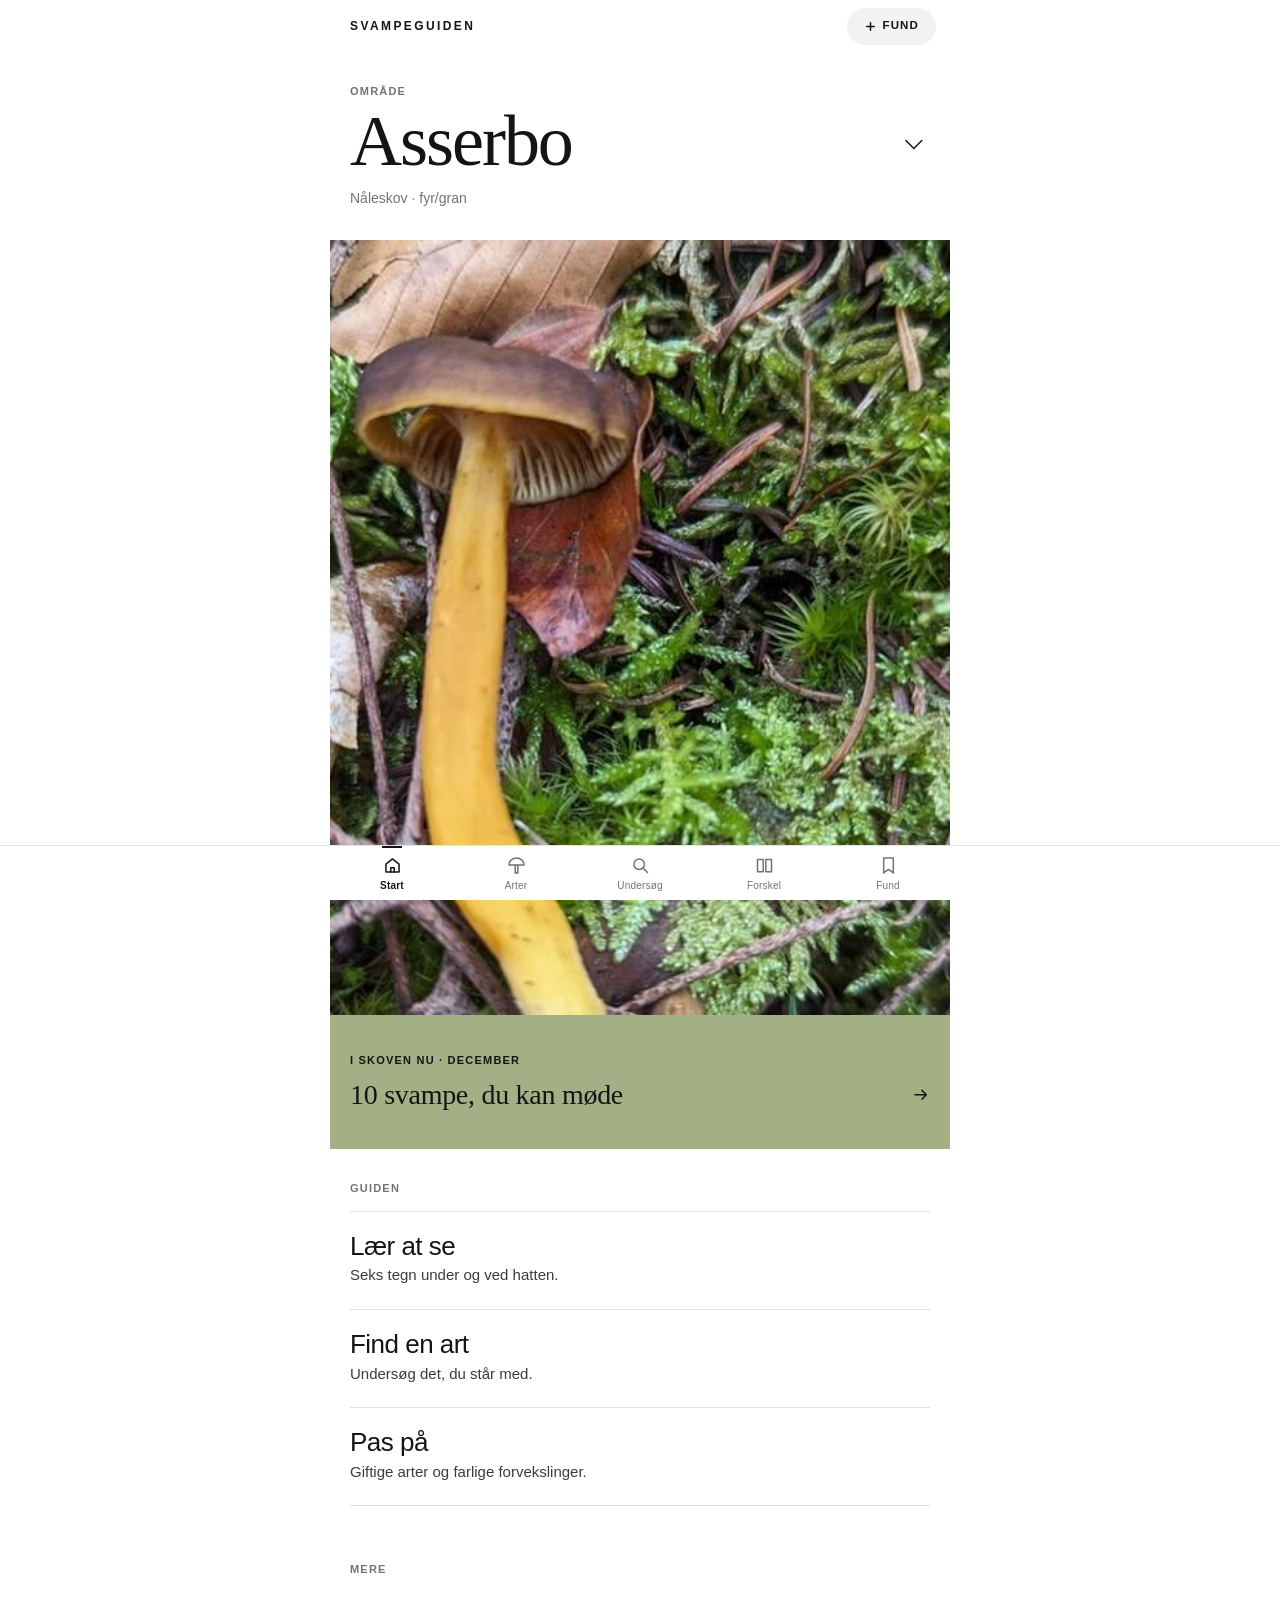
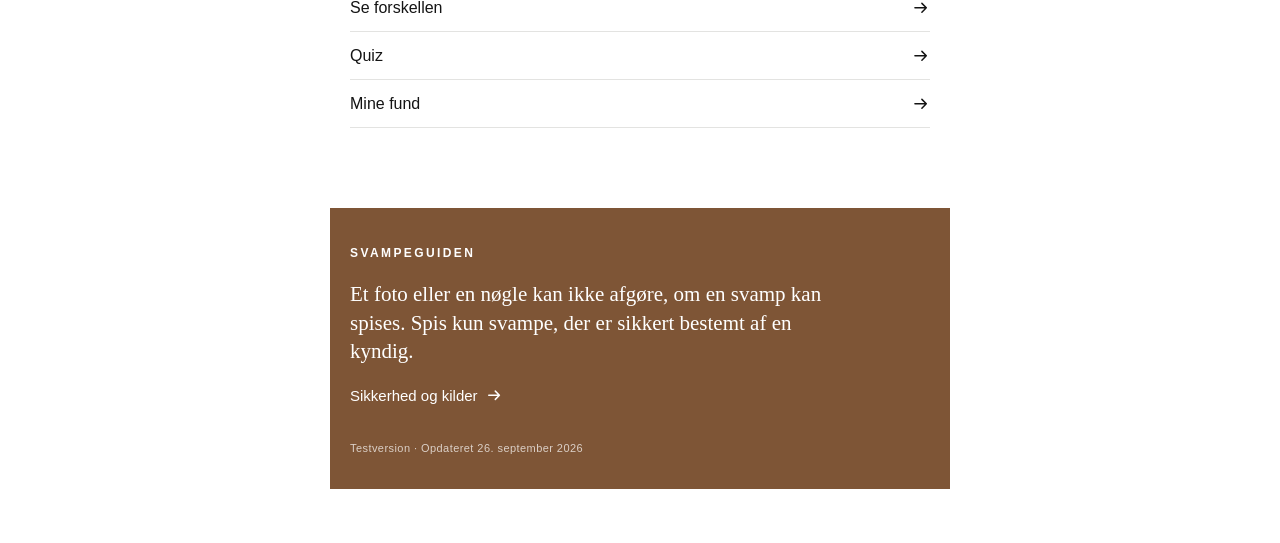
<file: index.html>
<!doctype html>
<html lang="da">
<head>
<meta charset="utf-8">
<meta name="viewport" content="width=device-width, initial-scale=1, viewport-fit=cover">
<meta name="theme-color" content="#FFFFFF">
<meta name="apple-mobile-web-app-capable" content="yes">
<meta name="apple-mobile-web-app-status-bar-style" content="default">
<meta name="apple-mobile-web-app-title" content="Svampeguiden">
<link rel="manifest" href="manifest.webmanifest">
<link rel="apple-touch-icon" href="icons/icon-180.png">
<link rel="icon" href="icons/icon-180.png">
<title>Svampeguiden</title>
<style>
/* =====================================================================
   SVAMPEGUIDEN — visuelt system, pass 02
   Grundverdenen er papir og blæk. Farve optræder kun i to skalaer:
   LILLE (et mærke) eller STOR (en hel flade). Aldrig mellemstore kasser.

   PAPER     #FFFFFF  baggrund                         – alt
   INK       #141414  tekst, piktogrammer, primærknap  – alt
   INK-2     #3B3B3B  sekundær brødtekst               – tekst
   GREY      #737373  metadata, billedtekster          – lille tekst (ikke på smørgul)
   RULE      #E3E3E1  hårlinjer                        – kun ved reelle overgange
   WASH      ink 5,5 % tonet flade (små interaktive flader, fotopladsholdere)
   MOSS      #A3AF84  "God spisesvamp", skov-filtre, I skoven nu-fladen
                      lille mærke / én stor flade på start. Aldrig tekst, streger.
   BUTTER    #F6E8B1  køkkenet – hele siden. Mærker for køkkenfiltre.
   RUST      #B4432A  fare: dødeligt/meget giftig (mærke, artsflade, STOP).
                      Aldrig pynt, skillelinjer eller almindelige knapper.
   RUST-PALE #F4DCD3  mærke for "Giftig" (tekst RUST-INK #8C2F1A)
   CHESTNUT  #7E5536  redaktionel flade: sidefoden. Ikke en værktøjslinje.
   LILAC     #CDD2E0  tid: sæsonfilter. Kun mærke.

   Typografi — serif = navne og fortælling, sans = instrumentet
     display  serif 44–60 / .98   artsnavn, sidetitel
     state    serif 32 / 1.06     udsagn, spørgsmål
     obs      serif 24 / 1.22     observation, sanseindtryk
     read     serif 19 / 1.45     redaktionel prosa
     cat      sans 28 / 1.08 500  kategorier (indgange, filtre)
     body     sans 16 / 1.5
     meta     sans 13 / 1.4       billedtekster, metadata
     label    sans 11 / 600 / versal +.11em
   Afstand: 4 8 12 16 24 32 48 72 112 · spalte 20 px
   ===================================================================== */
:root{
  --paper:#FFFFFF; --ink:#141414; --ink-2:#3B3B3B; --grey:#737373; --grey-2:#A6A6A6;
  --rule:#E3E3E1; --wash:rgba(20,20,20,.055);
  --moss:#A3AF84; --butter:#F6E8B1; --rust:#B4432A; --rust-pale:#F4DCD3; --rust-ink:#8C2F1A;
  --chestnut:#7E5536; --lilac:#CDD2E0;
  --bg:var(--paper);
  --serif:"Times New Roman",Times,serif;
  --sans:"Helvetica Neue",Helvetica,Arial,sans-serif;
  --fs-3xl:clamp(44px,12.4vw,60px);
  --s1:4px;--s2:8px;--s3:12px;--s4:16px;--s5:24px;--s6:32px;--s7:48px;--s8:56px;--s9:80px;
  --g:20px; --r:10px; --top:52px; --tab:54px;
  --sat:env(safe-area-inset-top,0px); --sab:env(safe-area-inset-bottom,0px);
}
*{box-sizing:border-box;-webkit-tap-highlight-color:transparent}
html{-webkit-text-size-adjust:100%;text-size-adjust:100%}
body{margin:0;background:var(--bg);color:var(--ink);font:400 16px/1.5 var(--sans);-webkit-font-smoothing:antialiased;overscroll-behavior-y:none;transition:background-color .4s ease}
button{font:inherit;color:inherit;background:none;border:0;padding:0;cursor:pointer;text-align:inherit}
a{color:inherit}
img{display:block;max-width:100%}
h1,h2,h3,h4,p,dl,dd,figure{margin:0}
ul,ol{margin:0}
:focus-visible{outline:2px solid var(--ink);outline-offset:2px}

/* ---------- typografi ---------- */
.t-display{font:400 var(--fs-3xl)/.98 var(--serif);letter-spacing:-.022em;hyphens:manual}
.t-state{font:400 28px/1.1 var(--serif);letter-spacing:-.01em}
.t-obs{font:400 20px/1.4 var(--serif)}
.t-read{font:400 20px/1.4 var(--serif)}
.t-cat{font:500 26px/1.1 var(--sans);letter-spacing:-.02em}
.lbl{font:600 11px/1.3 var(--sans);letter-spacing:.11em;text-transform:uppercase}
.meta{font-size:13px;line-height:1.4;color:var(--grey)}
.la{font:italic 400 19px/1.25 var(--serif);color:var(--ink-2)}
.num{font:500 11px/1 var(--sans);font-variant-numeric:tabular-nums;letter-spacing:.04em;color:var(--grey)}
.g{color:var(--grey)}
.pad{padding-left:var(--g);padding-right:var(--g)}
.arr{display:inline-block;flex:none;width:1.1em;height:1.1em;vertical-align:-.2em;fill:none;stroke:currentColor;stroke-width:1.5;stroke-linecap:round;stroke-linejoin:round}
.arr path{vector-effect:non-scaling-stroke}

/* ---------- piktogrammer: 24-gitter, 1,5 px linje, fyldt = det, der tales om ---------- */
.pg{fill:none;stroke:currentColor;stroke-width:1.5;stroke-linejoin:round;stroke-linecap:round;flex:none;overflow:visible}
.pg *{vector-effect:non-scaling-stroke}
.pg .f{fill:currentColor}
.pg .d{stroke:none}
.pg.lg{stroke-width:1.75}
.lock{display:flex;align-items:center;gap:10px}
.lock-n{display:flex;align-items:center;gap:10px}
.lock-n .num{min-width:18px}

/* ---------- hoved, navigation, fod ---------- */
#top{position:sticky;top:0;z-index:30;background:var(--bg);padding-top:var(--sat);box-shadow:0 1px 0 transparent;transition:box-shadow .2s,background-color .4s}
#top.scrolled{box-shadow:0 1px 0 var(--rule)}
#top .in{max-width:620px;margin:0 auto;height:var(--top);display:flex;align-items:center;gap:4px;padding:0 14px 0 var(--g)}
#back{display:flex;align-items:center;width:34px;height:44px;margin-left:-8px}
#back svg{width:20px;height:20px}
#wm{font:700 12px/1 var(--sans);letter-spacing:.2em;text-transform:uppercase;text-decoration:none}
#ttl{flex:1;min-width:0;white-space:nowrap;overflow:hidden;text-overflow:ellipsis;font:600 11px/1 var(--sans);letter-spacing:.11em;text-transform:uppercase}
#top.root #back,#top.root #ttl{display:none}
#top.root #wm{flex:1}
#top:not(.root) #wm{display:none}
.pill{display:inline-flex;align-items:center;gap:6px;height:37px;padding:0 17px;border-radius:999px;background:var(--wash);color:var(--ink);font:600 11.5px/1 var(--sans);letter-spacing:.1em;text-transform:uppercase;text-decoration:none;white-space:nowrap}
#tabs{position:-webkit-sticky;position:sticky;bottom:0;z-index:30;background:var(--bg);box-shadow:0 -1px 0 var(--rule);padding-bottom:var(--sab);transition:background-color .4s}
#tabs .in{max-width:620px;margin:0 auto;display:flex}
#tabs a{position:relative;flex:1;height:var(--tab);display:flex;flex-direction:column;align-items:center;justify-content:center;gap:5px;text-decoration:none;color:var(--grey)}
#tabs a svg{width:21px;height:21px;fill:none;stroke:currentColor;stroke-width:1.5;stroke-linejoin:round;stroke-linecap:round}
#tabs a span{font:500 10px/1 var(--sans);letter-spacing:.02em}
#tabs a.on{color:var(--ink)}
#tabs a.on span{font-weight:700}
#tabs a.on::before{content:"";position:absolute;top:0;left:50%;width:20px;height:2px;margin-left:-10px;background:var(--ink)}
#tabs a .n{position:absolute;top:7px;left:calc(50% + 7px);min-width:15px;height:15px;padding:0 4px;border-radius:8px;background:var(--ink);color:#fff;font:700 9.5px/15px var(--sans);text-align:center}
/* Navigationen er en del af sidens flow (sticky, ikke fixed): den kan aldrig ligge over sidefoden,
   og den følger Safaris skiftende værktøjslinjer. Body fylder mindst skærmen, så den står i bunden. */
body{display:flex;flex-direction:column;min-height:100vh;min-height:100svh}
main{flex:1 0 auto;width:100%}
main{max-width:620px;margin:0 auto}
.view{animation:vin .18s ease-out;min-height:60vh;min-height:60svh}
@keyframes vin{from{opacity:0}to{opacity:1}}
@media (prefers-reduced-motion:reduce){.view,body{animation:none;transition:none}}
.foot{margin-top:var(--s9);background:var(--chestnut);color:#fff;padding:var(--s6) var(--g) var(--s6)}
.foot .wmk{font:700 12px/1 var(--sans);letter-spacing:.2em;text-transform:uppercase}
.foot p{margin-top:var(--s4);font:400 21px/1.35 var(--serif);max-width:24em}
.foot a{display:inline-flex;align-items:center;gap:8px;min-height:44px;margin-top:var(--s2);font:500 15px/1 var(--sans);text-decoration:none}
.foot small{display:block;margin-top:var(--s5);font:500 11px/1.4 var(--sans);letter-spacing:.04em;opacity:.72}

/* ---------- sidehoved, sektioner ---------- */
.ph-head{padding:var(--s7) var(--g) 0}
.ph-head>.lbl{margin-bottom:var(--s4);color:var(--grey)}
.ph-head.danger>.lbl{color:var(--rust)}
.intro{margin-top:var(--s5);color:var(--ink-2);max-width:32em}
.intro b{font-weight:600;color:var(--ink)}
.sec{margin-top:var(--s8);padding:0 var(--g)}
.sh{display:flex;justify-content:space-between;align-items:baseline;gap:12px;margin:0 0 var(--s5);font:600 11px/1.3 var(--sans);letter-spacing:.11em;text-transform:uppercase}
.sh a{font:500 13px/1 var(--sans);letter-spacing:0;text-transform:none;text-decoration:none;color:var(--grey)}
.say{margin:var(--s5) var(--g) 0;max-width:34em}
.say b{font-weight:600}
.say.danger b{color:var(--rust)}
.say .txt-link{display:flex;color:var(--rust)}
.count{padding:0 var(--g) var(--s4);font-size:13px;color:var(--grey)}
.aside{padding:var(--s6) var(--g) 0;font-size:14px;color:var(--grey)}
.aside a{color:var(--ink)}
.note{margin:var(--s8) var(--g) 0}
.note .lbl{display:block;margin-bottom:var(--s3);color:var(--grey)}
.note p{font-size:15px;color:var(--ink-2)}

/* ---------- mærker (tags) ---------- */
.tag{display:inline-flex;align-items:center;gap:6px;height:24px;padding:0 10px;border-radius:999px;background:var(--wash);color:var(--ink);font:600 10.5px/1 var(--sans);letter-spacing:.08em;text-transform:uppercase;white-space:nowrap;vertical-align:middle}
.st-plain{display:inline-block;font:600 10.5px/1.3 var(--sans);letter-spacing:.08em;text-transform:uppercase;color:var(--ink-2)}
.ix .st-plain{margin-top:10px}
.sp-id .st-plain{padding-top:4px}
.tag.moss{background:var(--moss)}
.tag.butter{background:var(--butter)}
.tag.lilac{background:var(--lilac)}
.tag.rust{background:var(--rust);color:#fff}
.tag.rust-pale{background:var(--rust-pale);color:var(--rust-ink)}
.tag.paper{background:#fff;color:var(--rust)}
button.tag{height:30px;padding:0 8px 0 12px;font-size:11px}
button.tag .x{width:12px;height:12px}

/* ---------- knapper: primær · sekundær · tekst · kompakt ---------- */
.btn{display:inline-flex;align-items:center;justify-content:center;gap:10px;min-height:52px;padding:0 20px;border-radius:var(--r);background:var(--wash);color:var(--ink);font:500 16px/1.2 var(--sans);text-decoration:none;text-align:center;position:relative}
.btn.fill{background:var(--ink);color:#fff}
.btn.big{width:100%;min-height:64px;border-radius:8px;justify-content:space-between;padding:0 22px;background:var(--ink);color:#fff;font-size:18px}
.btn.big .bl{display:flex;align-items:center;gap:14px}
.btn[disabled]{opacity:.5}
.btn-row{display:flex;gap:8px;padding:var(--s6) var(--g) 0}
.btn-row .btn{flex:1}
.btn-row.in{padding:0}
.btn-col{display:grid;gap:8px;padding:var(--s6) var(--g) 0}
.cta-wrap{padding:var(--s7) var(--g) 0}
.txt-link{display:inline-flex;align-items:center;gap:8px;min-height:44px;font:500 15px/1.2 var(--sans);text-decoration:none;color:inherit}
.quiet{display:flex;align-items:center;gap:10px;min-height:48px;margin:var(--s6) var(--g) 0;font:500 15px/1.2 var(--sans);text-decoration:none;color:var(--ink-2)}
.more{margin:var(--s8) var(--g) 0}
.more>.lbl{margin-bottom:var(--s2);color:var(--grey)}
.more a{display:flex;align-items:baseline;gap:10px;min-height:48px;padding:13px 0;border-bottom:1px solid var(--rule);font:500 16px/1.3 var(--sans);text-decoration:none}
.more a .m{font-size:13px;font-weight:400;color:var(--grey)}
.more a .arr{margin-left:auto}
.util{display:grid;grid-template-columns:1fr 1fr;gap:0 16px;margin:var(--s7) var(--g) 0}
.util a{display:flex;align-items:baseline;gap:8px;padding:9px 0;font:500 16px/1.3 var(--sans);text-decoration:none}
.util a .m{font-size:13px;font-weight:400;color:var(--grey)}

/* ---------- fotos og annotationer ---------- */
.ph{position:relative;overflow:hidden;background:var(--wash)}
.ph img{width:100%;height:100%;object-fit:cover}
.ph.none{background:rgba(20,20,20,.03)}
.ph.empty,.ph.none{display:flex;align-items:center;justify-content:center;color:var(--grey)}
.ph.empty span{font:500 11px/1.3 var(--sans);color:var(--grey);text-align:center;padding:6px}
.ann{position:absolute;inset:0;width:100%;height:100%;pointer-events:none}
.ann .o{fill:none;stroke:#141414;stroke-width:3;vector-effect:non-scaling-stroke}
.ann .i{fill:none;stroke:#fff;stroke-width:3;vector-effect:non-scaling-stroke}
.ann-m{position:absolute;width:16px;height:16px;margin:-8px 0 0 -8px;border-radius:50%;background:#141414;color:#fff;font:600 9.5px/16px var(--sans);text-align:center;pointer-events:none}
.lg{display:inline-flex;align-items:center;gap:7px;margin-right:14px;color:var(--ink);font-weight:500}
.lg i{display:inline-block;width:15px;height:15px;border-radius:50%;background:var(--ink);color:#fff;font:600 9px/15px var(--sans);font-style:normal;text-align:center}
.gal{position:relative}
.gal-track{display:flex;overflow-x:auto;scroll-snap-type:x mandatory;scrollbar-width:none;overscroll-behavior-x:contain}
.gal-track::-webkit-scrollbar{display:none}
.gal-track .slide{flex:0 0 100%;scroll-snap-align:center;scroll-snap-stop:always}
.gal-track .ph{aspect-ratio:4/3}
.gal-meta{display:grid;grid-template-columns:1fr auto;gap:6px 12px;padding:12px var(--g) 0}
.gal-meta .v{color:var(--ink)}
.gal-meta .cap{grid-column:1/-1;font-size:13px;line-height:1.45;color:var(--ink-2)}
.gal-n{font:500 11px/1.3 var(--sans);font-variant-numeric:tabular-nums;color:var(--grey)}
.credit{padding:4px var(--g) 0;font-size:11px;line-height:1.35;color:var(--grey)}
.arr-btn{position:absolute;top:0;width:48px;height:0;padding-top:37.5%;display:none}
.arr-btn button{position:absolute;top:calc(100% - 22px);width:40px;height:44px;background:rgba(255,255,255,.9);font-size:22px}
.arr-btn.l{left:0}.arr-btn.r{right:0}.arr-btn.r button{right:0}
@media (hover:hover) and (min-width:700px){.arr-btn{display:block}.gal.single .arr-btn{display:none}}

/* ---------- artssiden ---------- */
.sp-id{padding:var(--s7) var(--g) var(--s6)}
.sp-id .la{margin-top:var(--s3)}
.sp-id .syn{margin-top:var(--s1);font-size:13px;color:var(--grey)}
.sp-id .st-row{display:flex;flex-wrap:wrap;gap:8px;margin-top:var(--s5)}
.sp-id .st-note{margin-top:10px;font-size:13px;color:var(--grey)}
.sp-id .warn{margin-top:var(--s5);max-width:30em}
.sp-id .warn b{color:var(--rust);font-weight:400}
.sp-id.field{background:var(--rust);color:#fff;padding-bottom:var(--s7)}
.sp-id.field .la{color:#fff}
.sp-id.field .syn{color:rgba(255,255,255,.8)}
.sp-id.field .warn b{color:#fff;font-weight:700;font-family:var(--sans);font-size:15px;letter-spacing:.02em}
.lede{padding:var(--s6) var(--g) 0;max-width:36em}
.sig-w{margin:var(--s7) var(--g) 0}
.sig-w>.lbl{color:var(--grey)}
.sig{list-style:none;display:grid;grid-template-columns:1fr 1fr;gap:18px 16px;margin:var(--s4) 0 0;padding:0}
.sig li{font:500 15px/1.25 var(--sans)}
.kt+.kt{margin-top:var(--s7)}
.kt-ph.detail{margin-left:0;margin-right:0}
.kt-ph.detail figcaption{padding-left:0;padding-right:0}
.kt-h .lbl{color:var(--ink)}
.kt .t-obs{margin-top:var(--s3);font:400 19px/1.4 var(--sans);letter-spacing:-.005em}
.kt .nb{display:block;margin-top:var(--s2);font-size:13px;line-height:1.45;color:var(--grey)}
.kt-more{margin-top:var(--s4);font-size:16px;color:var(--ink-2)}
.kt-more b{font-weight:600;color:var(--ink)}
.kt-ph{margin:var(--s5) calc(-1 * var(--g)) 0}
.kt-ph .ph{aspect-ratio:4/3}
.kt-ph figcaption{padding:10px var(--g) 0;font-size:13px;line-height:1.45;color:var(--ink-2)}
.kt-ph figcaption .lgs{display:block;margin-bottom:4px}
.anat{margin-top:var(--s7)}
.anat summary{list-style:none;cursor:pointer;display:inline-flex;align-items:center;gap:10px;min-height:44px;font:500 15px/1 var(--sans)}
.anat summary::-webkit-details-marker{display:none}
.anat summary::after{content:"+";font:300 20px/1 var(--sans)}
.anat[open] summary::after{content:"–"}
.plate{margin-top:var(--s5)}
.plate .dia{width:78%;max-width:320px}
.plate figcaption{margin-top:var(--s3)}
.dia svg{display:block;width:100%;height:auto}
.hab-r{margin:0 0 var(--s3);font:500 16px/1.3 var(--sans)}
.hab{margin-top:var(--s5);color:var(--ink-2)}
.sec .meta{margin-top:var(--s3)}
.season{margin-top:var(--s7)}
.season>.lbl{color:var(--grey)}
.months{display:grid;grid-template-columns:repeat(12,1fr);gap:3px;margin-top:var(--s3)}
.months span{position:relative;padding-top:9px;text-align:center;font:500 10.5px/1 var(--sans);color:var(--grey-2);border-top:6px solid var(--wash)}
.months span.on{border-top-color:var(--ink);color:var(--ink)}
.months span.now{font-weight:800}
.months span.now::after{content:"";position:absolute;left:50%;bottom:-10px;width:4px;height:4px;margin-left:-2px;border-radius:50%;background:var(--ink)}
.ctx{margin-top:var(--s5);font-size:14px;color:var(--grey)}
.ctx.on{color:var(--ink);font-weight:500}
.sense{display:grid;gap:var(--s6)}
.sense dt{color:var(--grey)}
.sense dd{margin-top:var(--s2)}
.sense dd p{margin-top:var(--s2);font-size:15px;color:var(--ink-2);max-width:32em}
.to-kitchen{display:block;margin-top:var(--s9);padding:var(--s6) var(--g) var(--s7);background:var(--butter);text-decoration:none}
.to-kitchen .lbl{color:var(--ink-2)}
.to-kitchen .row{display:flex;justify-content:space-between;align-items:baseline;gap:12px}
.to-kitchen .s{display:block;margin-top:var(--s3);font-size:14px;color:var(--ink-2)}

/* ---------- indeks (artslister, resultater, fund) ---------- */
.ix{margin:0 var(--g)}
.ph-head+.ix,.ph-head+.flt{margin-top:var(--s7)}
.ix>a{display:grid;grid-template-columns:92px 1fr;gap:16px;align-items:start;padding:16px 0;border-bottom:1px solid var(--rule);text-decoration:none}
.ix .ph{aspect-ratio:4/5}
.ix .t{display:flex;flex-direction:column;align-items:flex-start;min-width:0}
.ix .num{margin-bottom:8px}
.ix .nm{font:400 22px/1.12 var(--serif);letter-spacing:-.005em}
.ix .nm.unk{font-style:italic}
.ix .la2{margin-top:3px;font:italic 15px/1.3 var(--serif);color:var(--grey)}
.ix .tag{margin-top:12px}
.ix .m{display:flex;align-items:center;gap:6px;margin-top:10px;font-size:13px;line-height:1.35;color:var(--ink-2)}
.ix .m+.m{margin-top:4px}
.ix .kd{margin-top:10px;font-size:14px;line-height:1.4;color:var(--ink-2)}
.ix .found{margin-left:6px}
.ix.sq>a{grid-template-columns:72px 1fr}
.ix.sq .ph{aspect-ratio:1/1}
.ix .q{margin-top:6px;font-size:14px;line-height:1.4;color:var(--ink-2)}

/* ---------- filtre: kategorier som store ord, valg først når de åbnes ---------- */
.flt{margin:0 var(--g)}
.flt-h{display:flex;justify-content:space-between;align-items:center;width:100%;padding:18px 0 17px;border-top:1px solid var(--rule)}
.flt-h .chev{width:18px;height:18px;transition:transform .2s}
.flt-h[aria-expanded="true"] .chev{transform:rotate(180deg)}
.flt-h .k{font-size:13px;font-weight:500;letter-spacing:0;color:var(--grey);margin-left:auto;margin-right:12px}
.flt-b{padding:4px 0 var(--s6)}
.flt-c+.flt-c{margin-top:var(--s5)}
.flt-c>.lbl{display:block;margin-bottom:10px;color:var(--grey)}
.pills{display:flex;flex-wrap:wrap;gap:8px}
.pills button{display:inline-flex;align-items:center;gap:8px;height:40px;padding:0 15px;border-radius:999px;background:var(--wash);font:500 15px/1 var(--sans)}
.pills button.on{background:var(--ink);color:#fff}
.pills button.dk{background:none;box-shadow:inset 0 0 0 1px var(--rule);color:var(--ink-2)}
.pills button.dk.on{background:none;box-shadow:inset 0 0 0 1.5px var(--ink);color:var(--ink)}
.pills i{display:block;width:14px;height:14px;border-radius:50%;box-shadow:inset 0 0 0 1px rgba(0,0,0,.18)}
.flt-end{border-top:1px solid var(--rule)}
.flt-act{display:flex;flex-wrap:wrap;align-items:center;gap:6px;margin:var(--s4) var(--g) 0}
.flt-act .clr{margin-left:4px;font:500 13px/1 var(--sans);color:var(--grey);text-decoration:underline;text-underline-offset:3px;min-height:30px}
.res-n{margin:var(--s6) var(--g) var(--s3);font-size:13px;color:var(--grey)}

/* ---------- start ---------- */
.home-area{padding:var(--s6) var(--g) 0}
.home-area>.lbl{color:var(--grey)}
.area-name{display:flex;justify-content:space-between;align-items:flex-start;gap:16px;width:100%;min-height:48px;font:inherit;letter-spacing:inherit;text-align:left}
.area-name .an{min-width:0}
.area-name .nw{white-space:nowrap}
.area-chev{flex:none;width:.44em;height:.44em;margin-top:.3em;stroke-width:1.5}
.area-chev path{vector-effect:non-scaling-stroke}
.home-area .meta{margin-top:var(--s3);font-size:14px}

.home-area>.lbl{color:var(--grey)}
.home-area .t-display{margin-top:var(--s2)}
.home-area .txt-link{margin-top:var(--s2);color:var(--ink-2)}
.hm-hero{display:block;margin-top:var(--s6);text-decoration:none}
.hm-hero .ph{aspect-ratio:4/5}
.hm-now{display:block;background:var(--moss);padding:30px var(--g) 38px;text-decoration:none}
.hm-now .cap{font-size:13px;color:var(--ink)}
.hm-now .cap i{font-family:var(--serif);font-size:15px}
.hm-now .lbl{display:block;margin-top:var(--s2)}
.hm-now .row{display:flex;justify-content:space-between;align-items:baseline;gap:12px;margin-top:var(--s3)}
.hm-go{margin:32px var(--g) 0}
.hm-go a{display:grid;grid-template-columns:1fr;gap:4px 0;align-items:baseline;padding:20px 0 22px;border-top:1px solid var(--rule);text-decoration:none}
.hm-go>.lbl{margin-bottom:16px;color:var(--grey)}
.hm-go a:last-child{border-bottom:1px solid var(--rule)}
.hm-go .t-cat{grid-column:1}
.hm-go .s{grid-column:1;font-size:15px;color:var(--ink-2)}
.hm-go .alpha{grid-column:2/4;display:flex;gap:14px;margin-top:10px}

/* ---------- lær at se ---------- */
.alphabet{display:grid;grid-template-columns:repeat(3,1fr);gap:8px;margin:var(--s7) var(--g) 0}
.alphabet a{display:flex;flex-direction:column;justify-content:space-between;aspect-ratio:1/1;padding:14px;border-radius:12px;background:var(--wash);text-decoration:none;font:500 14px/1.2 var(--sans)}
.lesson{margin-top:var(--s9);padding:0 var(--g)}
.lesson .t-state{margin-top:0}
.tech{margin-top:var(--s2);font-size:13px;color:var(--grey)}
.lesson .t-read{margin-top:var(--s4);max-width:34em}
.lesson-fig{display:grid;grid-template-columns:40% 1fr;gap:2px;margin:var(--s5) calc(-1 * var(--g)) 0;align-items:center}
.lesson-fig .dia{padding:0 8px 0 var(--g)}
.lesson-fig .ph{aspect-ratio:4/3}
.ex{margin-top:var(--s3);font-size:14px;color:var(--grey)}
.ex a{color:var(--ink)}
.lesson .btn-row{padding:var(--s6) 0 0}

/* ---------- se forskellen ---------- */
.pl{margin-top:var(--s6)}
.pl>a{display:block;padding-bottom:var(--s7);text-decoration:none}
.pl>a.txt-only{padding:0 var(--g) var(--s6)}
.pl .q .arr{margin-left:6px}
.ab{display:grid;grid-template-columns:1fr 1fr;gap:2px}
.ab .ph{aspect-ratio:1/1}
.ab.tall .ph{aspect-ratio:3/4}
.pl .t{padding:12px var(--g) 0}
.pl .nm{display:block;font:400 22px/1.15 var(--serif)}
.pl .nm .vs{width:.8em;height:.8em;margin:0 .22em;vertical-align:-.06em}
.pl .q{display:block;margin-top:6px;font-size:14px;color:var(--ink-2)}
.ab-names{display:grid;grid-template-columns:1fr 1fr;gap:16px;padding:14px var(--g) 0}
.ab-names a{display:flex;flex-direction:column;align-items:flex-start;gap:10px;text-decoration:none}
.ab-names .nm{font:400 22px/1.12 var(--serif)}
.decisive{padding:var(--s8) var(--g) 0}
.decisive>.lbl{color:var(--grey)}
.decisive .t-state{margin-top:var(--s4)}
.decisive p.k{margin-top:var(--s4);color:var(--ink-2);max-width:32em}
.cmp-head{position:sticky;top:calc(var(--top) + var(--sat));z-index:5;display:grid;grid-template-columns:1fr 1fr;background:var(--bg);box-shadow:0 1px 0 var(--rule);transform:translateY(-100%);opacity:0;transition:.2s;pointer-events:none}
.cmp-head.show{transform:none;opacity:1;pointer-events:auto}
.cmp-head a{display:block;padding:10px var(--g);text-decoration:none;font:400 16px/1.2 var(--serif)}
.cmp-row{margin-top:var(--s8)}
.cmp-row>.lock-n{padding:0 var(--g)}
.pair{display:grid;grid-template-columns:1fr 1fr;gap:2px;margin-top:var(--s4)}
.pair .ph{aspect-ratio:4/3}
.txt{display:grid;grid-template-columns:1fr 1fr;gap:16px;padding:12px var(--g) 0}
.txt p{font-size:15px;line-height:1.45}
.txt p .pg{display:block;margin-bottom:8px}

/* ---------- undersøg ---------- */
.key-top{display:flex;justify-content:space-between;align-items:center;min-height:44px;padding:var(--s4) var(--g) 0}
.key-top .lbl{color:var(--grey)}
.key-top .txt-link{font-size:14px;color:var(--ink-2)}
.key-prog{display:flex;gap:4px;padding:8px var(--g) 0}
.key-prog i{flex:1;height:2px;background:var(--rule)}
.key-prog i.on{background:var(--ink)}
.key-q{padding:var(--s7) var(--g) 0}
.key-q>.lbl{color:var(--grey)}
.key-q .t-state{margin-top:var(--s3)}
.key-q .intro{margin-top:var(--s3);font-size:15px}
.tiles{display:grid;grid-template-columns:1fr 1fr;gap:8px;padding:var(--s6) var(--g) 0}
.tile{display:flex;flex-direction:column;justify-content:space-between;gap:18px;min-height:136px;padding:16px;border-radius:4px;background:rgba(20,20,20,.035);text-align:left}
.tile b{display:block;font:500 18px/1.2 var(--sans)}
.tile small{display:block;margin-top:4px;font-size:13px;line-height:1.35;color:var(--ink-2)}
.tile:active{background:var(--ink);color:#fff}
.tile:active small{color:rgba(255,255,255,.7)}
.tile .sw{width:40px;height:40px}
.rows{margin:var(--s6) var(--g) 0;border-top:1px solid var(--rule)}
.rowo{display:flex;align-items:center;gap:14px;width:100%;min-height:64px;padding:14px 0;border-bottom:1px solid var(--rule)}
.rowo b{display:block;font:500 19px/1.25 var(--sans)}
.rowo small{display:block;margin-top:3px;font-size:13px;line-height:1.35;color:var(--grey)}
.rowo .arr{margin-left:auto;color:var(--grey)}
.rowo:active{color:var(--grey)}
.opt.dk{color:var(--grey)}
.tiles .opt.dk{grid-column:1/-1;min-height:56px;flex-direction:row;align-items:center;justify-content:space-between;padding:0;margin-top:8px;border-radius:0;background:none;border-bottom:1px solid var(--rule);color:var(--ink-2)}
.tiles .opt.dk b{font:500 17px/1.2 var(--sans)}
.tiles .opt.dk:active{background:none;color:var(--grey)}
.sw{display:block;width:28px;height:28px;flex:none;border-radius:50%;box-shadow:inset 0 0 0 1px rgba(0,0,0,.14)}
.given{display:flex;flex-wrap:wrap;gap:6px;padding:var(--s5) var(--g) 0}
.res-ix{margin-top:var(--s6)}
.sep dt{margin-top:var(--s5)}
.sep dt:first-child{margin-top:0}
.sep dd{margin-top:var(--s2)}
.sep dd p{margin:0 0 4px}
.sep dd b{font-weight:600}

/* ---------- stop: én fuld rustflade ---------- */
#stop{position:fixed;inset:0;z-index:60;background:#fff;overflow-y:auto;padding-bottom:var(--sab)}
#stop .in{max-width:620px;margin:0 auto}
.stop-sign{background:var(--rust);color:#fff;padding:calc(var(--sat) + 36px) var(--g) var(--s6)}
.stop-sign h1{font:700 88px/.82 var(--sans);letter-spacing:-.04em}
.stop-sign p{margin-top:var(--s5);font:400 22px/1.3 var(--serif);max-width:20em}
.stop-body{padding:var(--s6) var(--g) var(--s7)}
.stop-body .sh{margin-top:var(--s7)}
.stop-body ol{list-style:none;padding:0}
.stop-body li{display:grid;grid-template-columns:22px 28px 1fr;gap:10px;align-items:start;padding:14px 0;border-bottom:1px solid var(--rule)}
.stop-body li .num{padding-top:5px}
.stop-body li b{display:block;font-weight:600}
.stop-body .pair{margin:var(--s6) calc(-1 * var(--g)) 0}
.stop-body .txt{padding:10px 0 0}
.stop-body .meta{margin-top:var(--s5)}
.stop-body .btn-col{padding:var(--s6) 0 0}

/* ---------- quiz ---------- */
.qz-q{padding:var(--s6) var(--g) 0}
.qz-img{margin-top:var(--s5)}
.qz-img .ph{aspect-ratio:4/3}
.qz-q+.pair{margin-top:var(--s5)}
.txt .nm{font:400 17px/1.2 var(--serif)}
.qz-opt{text-align:left}
.qz-opt span{font:500 17px/1.3 var(--sans)}
.qz-opt.ok span{font-weight:700}
.qz-opt.ok::after{content:"Rigtigt";margin-left:auto;display:inline-flex;align-items:center;height:24px;padding:0 10px;border-radius:999px;background:var(--moss);font:600 10.5px/1 var(--sans);letter-spacing:.08em;text-transform:uppercase}
.qz-opt.no{color:var(--grey);text-decoration:line-through;text-decoration-thickness:1px}
.qz-opt[disabled]{cursor:default}
.qz-exp{margin:var(--s6) var(--g) 0;max-width:34em}
.qz-exp .lbl{display:block;margin-bottom:var(--s2);color:var(--grey)}
.qz-score{font:400 clamp(96px,32vw,150px)/.85 var(--serif);letter-spacing:-.04em}

/* ---------- fund: feltnotesbog ---------- */
.fd-day{display:flex;justify-content:space-between;align-items:baseline;margin:var(--s8) var(--g) var(--s3)}
.fd-day .lbl{color:var(--grey)}
.fd-slots{display:grid;grid-template-columns:1fr 1fr;gap:2px;margin-top:var(--s6)}
.fd-slot .ph{display:block;width:100%;aspect-ratio:1/1}
.fd-slot figcaption{display:flex;align-items:center;gap:8px;padding:10px 12px 14px}
.fd-rows{margin:var(--s6) var(--g) 0}
.fd-row{display:grid;grid-template-columns:104px 1fr;gap:12px;padding:14px 0;border-top:1px solid var(--rule)}
.fd-row>.lbl{padding-top:4px;color:var(--grey)}
.fd-row p{display:flex;align-items:center;gap:10px}
.fd-id{margin:var(--s7) var(--g) 0}
.fd-id>.lbl{color:var(--grey)}
.fd-id .t-state{margin-top:var(--s3)}
.fd-id .t-state.unk{font-style:italic}
.fd-id .meta{margin-top:var(--s2)}
.del{color:var(--grey);font-size:14px}
.empty-st{padding:var(--s7) var(--g) 0}
.empty-st .pg{color:var(--grey-2)}
.empty-st .t-obs{margin-top:var(--s5);max-width:20em}

/* ---------- registrér ---------- */
.rg-top{display:flex;justify-content:space-between;align-items:center;padding:var(--s4) var(--g) 0}
.rg-top>.lbl{color:var(--grey)}
.rg-top button{min-height:44px;font-size:14px;color:var(--ink-2)}
.rg-prog{list-style:none;display:grid;grid-template-columns:repeat(6,1fr);gap:4px;margin:8px 0 0;padding:0 var(--g)}
.rg-prog button{width:100%;padding:9px 0 4px;border-top:2px solid var(--rule);font:500 11px/1 var(--sans);font-variant-numeric:tabular-nums;color:var(--grey);text-align:left}
.rg-prog li.done button{border-top-color:var(--grey);color:var(--ink)}
.rg-prog li.cur button{border-top-color:var(--ink);color:var(--ink);font-weight:700}
.rg-q{padding:var(--s7) var(--g) 0}
.rg-q .t-state{margin-top:var(--s4)}
.rg-q p{margin-top:var(--s3);color:var(--ink-2);max-width:32em}
.rg-q p.dim{font-size:14px;color:var(--grey)}
.rg-shot{position:relative;margin-top:var(--s5);aspect-ratio:4/3;background:var(--wash);overflow:hidden}
.rg-shot img{width:100%;height:100%;object-fit:cover}
.rg-cam{position:absolute;inset:0;display:flex;flex-direction:column;align-items:center;justify-content:center;gap:12px;cursor:pointer}
.rg-cam b{font:500 16px/1 var(--sans)}
.rg-cam input,.rg-act label input{position:absolute;width:1px;height:1px;opacity:0;pointer-events:none}
.rg-act{display:flex;gap:8px;padding:12px var(--g) 0}
.rg-act .btn{flex:1}
.rg-act label{cursor:pointer}
.rg-note{padding:12px var(--g) 0;font-size:13px;color:var(--grey)}
.rg-obs{padding:var(--s7) var(--g) 0}
.rg-obs .sh{margin-bottom:var(--s4)}
.rg-id{display:grid;gap:8px;padding:var(--s6) var(--g) 0}
.rg-id button{padding:16px 18px;border-radius:12px;background:var(--wash)}
.rg-id button b{display:block;font:500 17px/1.2 var(--sans)}
.rg-id button span{display:block;margin-top:4px;font-size:13px;color:var(--ink-2)}
.rg-id button.on{background:var(--ink);color:#fff}
.rg-id button.on span{color:rgba(255,255,255,.72)}
.rg-field{padding:var(--s5) var(--g) 0}
.rg-field .lbl{display:block;margin-bottom:8px;color:var(--grey)}
.rg-field p{font:400 22px/1.3 var(--serif)}
.rg-field select,.rg-field input,.rg-field textarea{width:100%;min-height:50px;padding:12px 14px;border:0;border-radius:var(--r);background:var(--wash);color:var(--ink);font:16px/1.4 var(--sans);-webkit-appearance:none}
.rg-field textarea{min-height:104px;resize:vertical}

/* ---------- område ---------- */
.area-h{margin:var(--s6) var(--g) var(--s6)}
.area-h .t-obs{margin-top:var(--s3)}
.area-h .meta{margin-top:var(--s2)}
.area-h .cov{margin-top:var(--s4);font-size:13px;color:var(--grey);max-width:32em}
body.noscroll{overflow:hidden}
#areaov{position:fixed;inset:0;height:100vh;height:100dvh;z-index:70;display:flex;flex-direction:column;overflow-y:auto;background:#fff;padding:calc(var(--sat) + 4px) 0 calc(var(--sab) + 12px);animation:vin .2s ease-out}
#areaov>*{flex-shrink:0}
#areaov>.map-wrap{position:relative;flex:1 0 260px;margin-top:0}
.map-wrap>#map{position:absolute;inset:0;margin:0;min-height:0}
.ov-top{display:flex;justify-content:space-between;align-items:center;height:44px;padding:0 8px 0 var(--g)}
.ov-top .lbl{color:var(--grey)}
.ov-x{display:flex;align-items:center;justify-content:center;width:44px;height:44px}
.ov-q{padding:4px var(--g) var(--s4)}
.ov-q h1{font:400 30px/1.06 var(--serif);letter-spacing:-.01em}
.ov-q>.lbl{display:block;margin-bottom:10px;color:var(--grey)}
.ov-q p{margin-top:8px;color:var(--ink-2)}
.ov-search{display:flex;align-items:center;margin:0 var(--g);border-bottom:1px solid var(--rule)}
.ov-search input{flex:1;min-width:0;height:40px;padding:0;border:0;border-radius:0;background:none;color:var(--ink);font:400 16px var(--sans);-webkit-appearance:none}
.ov-search input::placeholder{color:var(--grey)}
.ov-search button{width:40px;height:40px;margin-right:-10px;font-size:18px}
.ov-pos{min-height:36px;margin:0 var(--g);font:400 14px/1 var(--sans);color:var(--ink-2)}
.ov-res{max-height:34vh;max-height:34svh;overflow:auto;margin:0 var(--g)}
.ov-res p{padding:10px 0;font-size:14px;color:var(--grey)}
.ov-res>button,.presets button{display:block;width:100%;padding:11px 0;border-bottom:1px solid var(--rule)}
.ov-res b,.presets b{display:block;font-weight:500}
.ov-res span,.presets span{font-size:13px;color:var(--grey)}
#map{position:relative;flex:1;min-height:180px;margin-top:var(--s3);background:var(--wash)}
#map .leaflet-tile-pane{filter:grayscale(1) contrast(1.02) brightness(1.04)}
.map-msg{position:absolute;inset:0;overflow:auto;padding:20px var(--g);font-size:14px;color:var(--ink-2)}
.map-msg p{margin-bottom:12px}
.map-msg .lbl{display:block;color:var(--grey)}
.pin{background:var(--ink);border-radius:50%}
.leaflet-control-attribution{font-size:9px!important;background:rgba(255,255,255,.75)!important}
.ov-bottom{padding:14px var(--g) 0}
.ov-sel .lbl{color:var(--grey)}
.ov-sel b{display:block;font:400 28px/1.1 var(--serif);letter-spacing:-.01em;overflow-wrap:break-word}
.ov-sel span{display:block;margin-top:2px;font-size:13px;color:var(--grey)}
.ov-rad{display:flex;gap:24px;margin:0 var(--g)}
.ov-rad button{min-height:40px;padding:0;border-bottom:1px solid transparent;font:400 15px/1 var(--sans);color:var(--grey)}
.ov-rad button.on{color:var(--ink);border-bottom-color:var(--ink)}
.ov-recent{display:flex;flex-wrap:wrap;align-items:center;gap:6px;margin-top:10px}
.ov-recent .lbl{color:var(--grey);margin-right:4px}
.ov-recent button{height:30px;padding:0 12px;border-radius:999px;background:var(--wash);font-size:13px}
.ov-use{width:100%;margin-top:14px;min-height:52px;border-radius:6px}
.ov-btns{display:flex;gap:8px;margin-top:12px}
.ov-btns .btn{flex:1;padding:0 10px}
.ov-btns.col{flex-direction:column;padding:var(--s6) var(--g) 0}
.ov-skip{min-height:44px;font:500 14px/1 var(--sans);color:var(--grey)}
.hab-opts{display:grid;gap:8px;padding:10px var(--g) 0}
.hab-opts button{min-height:56px;padding:0 18px;border-radius:12px;background:var(--wash);font:500 17px/1.2 var(--sans)}
.hab-opts button.on{background:var(--ink);color:#fff}

/* ---------- køkkenet: hele fladen bliver smørgul ---------- */
body.kitchen{--bg:var(--butter);--grey:#5F5A48;--rule:rgba(20,20,20,.14)}
.k-id{padding:var(--s7) var(--g) 0}
.k-id>.lbl{color:var(--grey)}
.k-id .t-display{margin-top:var(--s3)}
.k-id .la{margin-top:var(--s3)}
.k-safe{margin-top:var(--s5);font-size:14px;line-height:1.5;color:var(--ink-2);max-width:26em}
.k-safe b{font-weight:600;color:var(--ink)}
.k-sense{display:grid;gap:20px;margin:40px var(--g) 0}
.k-sense dt{color:var(--grey)}
.k-sense dd{margin-top:4px;font:400 28px/1.1 var(--serif);letter-spacing:-.01em}
.k-img{margin-top:var(--s8)}
.k-img .ph{aspect-ratio:4/5}
.k-img figcaption{padding:10px var(--g) 0;font-size:13px;color:var(--ink-2)}
.k-list{padding:0;list-style:none}
.k-list li{padding:6px 0}
.k-list li:first-child{padding-top:0}
.k-pair{font:400 24px/1.3 var(--serif)}
.k-pair+.meta{margin-top:var(--s3)}
.k-dish{border-top:1px solid var(--rule)}
.k-dish:last-child{border-bottom:1px solid var(--rule)}
.k-dish summary{display:grid;grid-template-columns:44px 1fr auto;gap:8px;padding:22px 0 24px;cursor:pointer;list-style:none}
.k-dish summary::-webkit-details-marker{display:none}
.k-dish summary::after{content:"+";font:300 22px/1 var(--sans)}
.k-dish[open] summary::after{content:"–"}
.k-n{font:400 30px/1 var(--serif);font-variant-numeric:tabular-nums}
.k-t{display:flex;flex-direction:column;gap:6px}
.k-t .lbl{color:var(--grey)}
.k-t .nm{font:400 24px/1.15 var(--serif)}
.k-body{padding:0 0 var(--s6) 52px}
.k-body h4{margin:var(--s4) 0 var(--s2);color:var(--grey)}
.k-body ul,.k-body ol{padding-left:18px}
.k-body li{margin:0 0 6px}
.k-tip{margin-top:var(--s4)}
.k-tip .lbl{display:block;margin-bottom:6px;color:var(--grey)}

/* ---------- sikkerhed og kilder ---------- */
.big-safe{margin:var(--s6) var(--g) 0}
.prose{padding:0 var(--g)}
.prose .sh{margin-top:var(--s8)}
.prose p,.prose li{margin-top:8px;max-width:34em}
.prose ul{padding-left:18px}
.phone{display:block;margin-top:4px;font:400 36px/1.1 var(--serif);text-decoration:none}
.credits{margin-top:14px}
.credits div{padding:6px 0;border-top:1px solid var(--rule)}
.credits b{font-weight:600}

/* ---------- lysboks ---------- */
#lb{position:fixed;inset:0;z-index:80;display:flex;flex-direction:column;justify-content:center;background:#0E0E0E}
#lb img{width:100%;max-height:78vh;max-height:78dvh;object-fit:contain}
#lb .c{padding:14px var(--g);color:#EAEAEA;font-size:15px}
#lb .c small{display:block;margin-top:6px;font-size:11px;color:#9A9A9A}
#lb button{position:absolute;top:calc(var(--sat) + 10px);right:10px;width:48px;height:48px;color:#fff;font:300 30px/1 var(--sans)}

.sec .ix,.sec .pl{margin-left:0;margin-right:0}
.sec .pl>a .t{padding-left:0;padding-right:0}
.sec .pl .ab{margin:0 calc(-1 * var(--g))}
.sense .t-obs{display:block;font-size:24px;line-height:1.2}
.sec .say{margin-left:0;margin-right:0}
.ix>a.found-t{}
.ph-head .qz-score{margin-top:var(--s3)}
.pl .t{display:block}
.txt .lgs,.ex .lgs{display:block;margin-bottom:6px}
.home-area .t-display{font-size:clamp(48px,15vw,72px);letter-spacing:-.028em;overflow-wrap:break-word;-webkit-hyphens:auto;hyphens:auto}
.fd-slot .ph.none{display:flex}

body.kitchen .sec{margin-top:48px}
.ov-search input:focus{outline:none}
.ov-search:focus-within{border-bottom-color:var(--ink)}
.ov-search input::-webkit-search-cancel-button{-webkit-appearance:none;display:none}
@media (max-height:700px){#areaov>.map-wrap{flex-basis:220px}}
.hm-go .arr,.flt-h .arr{align-self:center}
.more a,.to-kitchen .row,.hm-now .row{align-items:center}
.arr.back{transform:rotate(180deg)}
.local-note{margin:var(--s6) var(--g) 0;color:var(--grey)}
.sec .local-note{margin:0 0 var(--s4)}
.local-note+.res-n{margin-top:var(--s2)}
.leaflet-top.leaflet-right .leaflet-control-attribution{margin:0}
.ov-bar{height:56px;gap:4px;padding:0 8px 0 var(--g)}
.ov-bar .ov-search{flex:1;margin:0}
.ov-ic{display:flex;align-items:center;justify-content:center;width:44px;height:44px;flex:none}
.ov-ic.busy{opacity:.35}
.ov-bar+.ov-res{margin-top:4px}
#tabs a svg *,#top svg *,.ov-x svg *,.ov-ic svg *,.chev *{vector-effect:non-scaling-stroke}
.pill .plus,button.tag .x{fill:none;stroke:currentColor;stroke-width:1.5;stroke-linecap:round}
.pill .plus{width:13px;height:13px;margin-right:-1px}
.pill .plus *,button.tag .x *{vector-effect:non-scaling-stroke}

/* ---------- lær at se: indeks → princip → virkelighed → variation ---------- */
.lt-index{margin:var(--s7) var(--g) 0}
.lt-grp+.lt-grp{margin-top:var(--s6)}
.lt-grp>.lbl{color:var(--grey)}
.lt-idx{display:grid;grid-template-columns:repeat(4,1fr);gap:0 8px;margin-top:var(--s4)}
.lt-idx a{display:flex;flex-direction:column;align-items:flex-start;gap:12px;min-height:44px;padding:4px 0;text-decoration:none;font:500 13.5px/1.2 var(--sans)}
.lt-sec{margin-top:60px;padding:0 var(--g)}
.lt-index+.lt-sec{margin-top:56px}
.lt-sec .tech{margin-top:4px}
.lt-x{margin-top:10px;font-size:17px;line-height:1.45;color:var(--ink-2);max-width:32em}
.lt-track{display:flex;align-items:flex-start;gap:12px;margin:var(--s5) calc(-1 * var(--g)) 0;padding:0 var(--g);overflow-x:auto;scroll-snap-type:x mandatory;scroll-padding-left:var(--g);scrollbar-width:none;overscroll-behavior-x:contain}
.lt-track::-webkit-scrollbar{display:none}
.lt-track>figure{flex:none;scroll-snap-align:start}
.lt-track>figure:last-child{margin-right:var(--g)}
.lt-draw{width:78vw;max-width:440px}
.lt-draw .dia{width:100%}
.lt-draw svg *{vector-effect:non-scaling-stroke}
.lt-ph{width:72vw;max-width:400px}
.lt-ph .ph{aspect-ratio:4/3}
.lt-ph figcaption{padding-top:8px}
.lt-ph figcaption a{display:inline-flex;align-items:center;gap:6px;min-height:32px;font-size:13px;color:var(--ink-2);text-decoration:none}
.lt-end{margin:64px var(--g) 0}
.lt-end .btn-row{margin-top:var(--s5)}

</style>

</head>
<body>
<header id="top"><div class="in">
  <button id="back" aria-label="Tilbage"><svg viewBox="0 0 24 24" fill="none" stroke="currentColor" stroke-width="1.5" stroke-linecap="round" stroke-linejoin="round"><path d="M14.5 5 7.5 12l7 7"/></svg></button>
  <a id="wm" href="#/">Svampeguiden</a>
  <div id="ttl"></div>
  <a id="reg" class="pill" href="#/registrer" aria-label="Registrér et fund"><svg class="plus" viewBox="0 0 24 24" aria-hidden="true"><path d="M12 5V19M5 12H19"/></svg>Fund</a>
</div></header>
<main id="app"></main>
<nav id="tabs" aria-label="Hovedmenu"><div class="in">
  <a href="#/" data-t="hjem"><svg viewBox="0 0 24 24" aria-hidden="true"><path d="M4.5 10.5 12 4.5l7.5 6V19.5h-15z"/><path d="M10 19.5v-5h4v5"/></svg><span>Start</span></a>
  <a href="#/arter" data-t="arter"><svg viewBox="0 0 24 24" aria-hidden="true"><path d="M3.5 11.5C3.5 6.5 7.5 3.5 12 3.5S20.5 6.5 20.5 11.5Z"/><path d="M10.5 11.5V20.5H13.5V11.5"/></svg><span>Arter</span></a>
  <a href="#/noegle" data-t="noegle"><svg viewBox="0 0 24 24" aria-hidden="true"><circle cx="10.5" cy="10.5" r="6"/><path d="m15 15 5 5"/></svg><span>Undersøg</span></a>
  <a href="#/forskelle" data-t="forskelle"><svg viewBox="0 0 24 24" aria-hidden="true"><path d="M4 5h6.5v14H4zM13.5 5H20v14h-6.5z"/></svg><span>Forskel</span></a>
  <a href="#/fund" data-t="fund"><svg viewBox="0 0 24 24" aria-hidden="true"><path d="M6.5 3.5h11v17l-5.5-4-5.5 4z"/></svg><span>Fund</span></a>
</div></nav>

<script>
const PH = {"kantarel":[{"s":"img/kantarel-0.jpg","t":"img/t/kantarel-0.jpg","v":"typisk","c":"Voksen: tragtform og bølget kant","by":"tabacwoman (iNaturalist, CC BY NC)"},
{"s":"img/kantarel-1.jpg","t":"img/t/kantarel-1.jpg","v":"under","c":"Butte, grenede ribber – ikke tynde lameller","by":"esdena (iNaturalist, CC BY NC)","a":[[50,55,15,"Butte ribber"]]},
{"s":"img/kantarel-2.jpg","t":"img/t/kantarel-2.jpg","v":"stok","c":"Ribberne løber langt ned ad stokken","by":"esdena (iNaturalist, CC BY NC)","a":[[72,38,12,"Løber ned"]]},
{"s":"img/kantarel-3.jpg","t":"img/t/kantarel-3.jpg","v":"ung","c":"Ung: lille, hvælvet og kompakt","by":"miro (iNaturalist, CC BY NC)"},
{"s":"img/kantarel-4.jpg","t":"img/t/kantarel-4.jpg","v":"habitat","c":"Ofte flere sammen i løvet","by":"Rune Bjerre (iNaturalist, CC BY NC)"}],"falsk":[{"s":"img/falsk-0.jpg","t":"img/t/falsk-0.jpg","v":"typisk","c":"Klart orange med tynd, blød stok","by":"Rasmus Allesoee (iNaturalist, CC BY NC)"},
{"s":"img/falsk-1.jpg","t":"img/t/falsk-1.jpg","v":"under","c":"Tynde, tætte, gaffeldelte lameller","by":"Phaulactis (iNaturalist, CC BY NC)","a":[[62,50,15,"Tynde lameller"]]},
{"s":"img/falsk-2.jpg","t":"img/t/falsk-2.jpg","v":"stok","c":"Tynd, ofte buet stok","by":"Rasmus Allesoee (iNaturalist, CC BY NC)"},
{"s":"img/falsk-3.jpg","t":"img/t/falsk-3.jpg","v":"habitat","c":"Ved rådnende træ og nålestrøelse","by":"Pipann (iNaturalist, CC BY NC)"},
{"s":"img/falsk-4.jpg","t":"img/t/falsk-4.jpg","v":"top","c":"Hatten: fløjlsagtig, mørkere i midten","by":"Pipann (iNaturalist, CC BY NC)"}],"tragt":[{"s":"img/tragt-0.jpg","t":"img/t/tragt-0.jpg","v":"typisk","c":"Brun tragt på gul stok, i mos","by":"Mette Hesselholt Henne Hansen (iNaturalist, CC BY NC)","a":[[36,68,9,"Gul stok"]]},
{"s":"img/tragt-1.jpg","t":"img/t/tragt-1.jpg","v":"under","c":"Grå, lave, grenede ribber","by":"darmozrac (iNaturalist, CC BY)","a":[[35,50,15,"Grå ribber"]]},
{"s":"img/tragt-2.jpg","t":"img/t/tragt-2.jpg","v":"stok","c":"Gule, ofte sammentrykte stokke","by":"Mette Hesselholt Henne Hansen (iNaturalist, CC BY NC)"},
{"s":"img/tragt-3.jpg","t":"img/t/tragt-3.jpg","v":"habitat","c":"Ofte mange sammen i nålestrøelse","by":"darmozrac (iNaturalist, CC BY)"}],"trompet":[{"s":"img/trompet-0.jpg","t":"img/t/trompet-0.jpg","v":"typisk","c":"Sorte trompeter i grupper","by":"michaelst (iNaturalist, CC BY NC)"},
{"s":"img/trompet-1.jpg","t":"img/t/trompet-1.jpg","v":"top","c":"Set ovenfra: næsten usynlig i løvet","by":"birdguy12 (iNaturalist, CC BY NC)"},
{"s":"img/trompet-2.jpg","t":"img/t/trompet-2.jpg","v":"under","c":"Ydersiden: askegrå og næsten glat","by":"torstendavidsen (iNaturalist, CC BY NC)"},
{"s":"img/trompet-3.jpg","t":"img/t/trompet-3.jpg","v":"habitat","c":"I bøgeløv","by":"mortenbn (iNaturalist, CC BY NC)"}],"pigsvamp":[{"s":"img/pigsvamp-0.jpg","t":"img/t/pigsvamp-0.jpg","v":"typisk","c":"Lys, uregelmæssig hat","by":"Rene Weigelt (iNaturalist, CC BY NC)"},
{"s":"img/pigsvamp-1.jpg","t":"img/t/pigsvamp-1.jpg","v":"under","c":"Pigge i stedet for lameller","by":"Yibo Liu (iNaturalist, CC BY NC)"},
{"s":"img/pigsvamp-2.jpg","t":"img/t/pigsvamp-2.jpg","v":"under","c":"Tæt på: pigge som små istapper","by":"abumadsen (iNaturalist, CC0)"},
{"s":"img/pigsvamp-3.jpg","t":"img/t/pigsvamp-3.jpg","v":"stok","c":"Hvidlig, kraftig stok","by":"abumadsen (iNaturalist, CC0)"},
{"s":"img/pigsvamp-4.jpg","t":"img/t/pigsvamp-4.jpg","v":"habitat","c":"I mos og løv","by":"alexbarnard (iNaturalist, CC BY NC)"}],"karljohan":[{"s":"img/karljohan-0.jpg","t":"img/t/karljohan-0.jpg","v":"typisk","c":"Voksen: brun hat, tyk lys stok","by":"Daniel Ellehammer Larsen (iNaturalist, CC BY)"},
{"s":"img/karljohan-1.jpg","t":"img/t/karljohan-1.jpg","v":"ung","c":"Ung: tyk, køllet stok","by":"Daniel Ellehammer Larsen (iNaturalist, CC BY)"},
{"s":"img/karljohan-2.jpg","t":"img/t/karljohan-2.jpg","v":"stok","c":"Tæt på: fint, LYST net på stokken","by":"Pipann (iNaturalist, CC BY NC)","a":[[50,40,18,"Lyst net"]]},
{"s":"img/karljohan-3.jpg","t":"img/t/karljohan-3.jpg","v":"under","c":"Ung: hvide porer, tyk stok","by":"Camilla Lund Kristensen (iNaturalist, CC BY)"},
{"s":"img/karljohan-4.jpg","t":"img/t/karljohan-4.jpg","v":"habitat","c":"Ung og gammel i græs og bregner","by":"lenaquist (iNaturalist, CC BY NC)"}],"brunstokket":[{"s":"img/brunstokket-0.jpg","t":"img/t/brunstokket-0.jpg","v":"typisk","c":"Kastanjebrun hat, i mos","by":"julia_demtroder_2022 (iNaturalist, CC BY NC)"},
{"s":"img/brunstokket-1.jpg","t":"img/t/brunstokket-1.jpg","v":"ung","c":"Ungt eksemplar","by":"julia_demtroder_2022 (iNaturalist, CC BY NC)"},
{"s":"img/brunstokket-2.jpg","t":"img/t/brunstokket-2.jpg","v":"under","c":"Gullige porer blåner ved tryk","by":"Michael Hansen (iNaturalist, CC BY)","a":[[58,24,12,"Blåner"]]},
{"s":"img/brunstokket-3.jpg","t":"img/t/brunstokket-3.jpg","v":"stok","c":"Brunlig, stribet stok – intet net","by":"julia_demtroder_2022 (iNaturalist, CC BY NC)"},
{"s":"img/brunstokket-4.jpg","t":"img/t/brunstokket-4.jpg","v":"kod","c":"Snit: blegt kød, svagt blånende","by":"dakramar (iNaturalist, CC BY NC)"}],"slimror":[{"s":"img/slimror-0.jpg","t":"img/t/slimror-0.jpg","v":"typisk","c":"Blank, mørkebrun hat","by":"Rene Weigelt (iNaturalist, CC BY NC)"},
{"s":"img/slimror-1.jpg","t":"img/t/slimror-1.jpg","v":"top","c":"Slimet, glinsende hathud","by":"Christian Sørensen (iNaturalist, CC BY NC)"},
{"s":"img/slimror-2.jpg","t":"img/t/slimror-2.jpg","v":"stok","c":"Tydelig, hudagtig ring","by":"michaelst (iNaturalist, CC BY NC)","a":[[48,60,12,"Ring"]]},
{"s":"img/slimror-3.jpg","t":"img/t/slimror-3.jpg","v":"under","c":"Små, gule porer","by":"michaelst (iNaturalist, CC BY NC)"},
{"s":"img/slimror-4.jpg","t":"img/t/slimror-4.jpg","v":"habitat","c":"Flere sammen i græs og nåle","by":"michaelst (iNaturalist, CC BY NC)"}],"parasol":[{"s":"img/parasol-0.jpg","t":"img/t/parasol-0.jpg","v":"typisk","c":"Voksen: brune skæl, mørk pukkel","by":"Mette Hesselholt Henne Hansen (iNaturalist, CC BY NC)"},
{"s":"img/parasol-1.jpg","t":"img/t/parasol-1.jpg","v":"ung","c":"Ung: formet som en trommestik","by":"esdena (iNaturalist, CC BY NC)"},
{"s":"img/parasol-2.jpg","t":"img/t/parasol-2.jpg","v":"stok","c":"Slangeskindsmønster på stokken","by":"Anders Dahl (iNaturalist, CC BY NC)","a":[[42,50,18,"Slangeskind"]]},
{"s":"img/parasol-3.jpg","t":"img/t/parasol-3.jpg","v":"ring","c":"Den løse, dobbelte ring","by":"Anders Dahl (iNaturalist, CC BY NC)","a":[[42,45,18,"Løs ring"]]},
{"s":"img/parasol-4.jpg","t":"img/t/parasol-4.jpg","v":"under","c":"Hvide, frie lameller","by":"Mette Hesselholt Henne Hansen (iNaturalist, CC BY NC)"},
{"s":"img/parasol-5.jpg","t":"img/t/parasol-5.jpg","v":"basis","c":"Knoldet basis – men ingen pose","by":"esdena (iNaturalist, CC BY NC)","a":[[50,86,14,"Ingen pose"]]},
{"s":"img/parasol-6.jpg","t":"img/t/parasol-6.jpg","v":"habitat","c":"Lysninger og græs","by":"Anders Dahl (iNaturalist, CC BY NC)"}],"gron":[{"s":"img/gron-0.jpg","t":"img/t/gron-0.jpg","v":"typisk","c":"Olivengrøn hat, hvid stok","by":"lenaquist (iNaturalist, CC BY NC)"},
{"s":"img/gron-1.jpg","t":"img/t/gron-1.jpg","v":"ung","c":"Unge hatte – farven varierer","by":"janenoehr (iNaturalist, CC BY NC)"},
{"s":"img/gron-2.jpg","t":"img/t/gron-2.jpg","v":"basis","c":"Gravet fri: den hvide pose ved basis","by":"lenaquist (iNaturalist, CC BY NC)","a":[[52,80,16,"Pose"]]},
{"s":"img/gron-3.jpg","t":"img/t/gron-3.jpg","v":"under","c":"Hvide, tætte lameller","by":"Martin Høj Hansen (iNaturalist, CC BY NC)"},
{"s":"img/gron-4.jpg","t":"img/t/gron-4.jpg","v":"ring","c":"Hængende hvid ring","by":"Martin Høj Hansen (iNaturalist, CC BY NC)","a":[[50,55,18,"Ring"]]},
{"s":"img/gron-5.jpg","t":"img/t/gron-5.jpg","v":"top","c":"Farven varierer – her gullig","by":"Charlotte Ardal (iNaturalist, CC BY NC)"}],"snehvid":[{"s":"img/snehvid-0.jpg","t":"img/t/snehvid-0.jpg","v":"typisk","c":"Hvid overalt – med pose ved basis","by":"Rene Weigelt (iNaturalist, CC BY NC)"},
{"s":"img/snehvid-1.jpg","t":"img/t/snehvid-1.jpg","v":"ung","c":"Ung: klokkeformet hat","by":"Daniel Ellehammer Larsen (iNaturalist, CC BY)"},
{"s":"img/snehvid-2.jpg","t":"img/t/snehvid-2.jpg","v":"basis","c":"Den løse pose om stokbasis","by":"Rene Weigelt (iNaturalist, CC BY NC)","a":[[55,75,20,"Pose"]]},
{"s":"img/snehvid-3.jpg","t":"img/t/snehvid-3.jpg","v":"stok","c":"Fnugget-skællet stok","by":"Rene Weigelt (iNaturalist, CC BY NC)"},
{"s":"img/snehvid-4.jpg","t":"img/t/snehvid-4.jpg","v":"under","c":"Hvide lameller, trævlet ring","by":"michaelst (iNaturalist, CC BY NC)"}],"kliddet":[{"s":"img/kliddet-0.jpg","t":"img/t/kliddet-0.jpg","v":"typisk","c":"Bleg hat med hudflager","by":"Michael Hansen (iNaturalist, CC BY)"},
{"s":"img/kliddet-1.jpg","t":"img/t/kliddet-1.jpg","v":"basis","c":"Rund knold med skarp kant – ingen løs pose","by":"Andreas Schneider (iNaturalist, CC BY)","a":[[58,82,14,"Knold"]]},
{"s":"img/kliddet-2.jpg","t":"img/t/kliddet-2.jpg","v":"under","c":"Hvide lameller, hængende ring","by":"dakramar (iNaturalist, CC BY NC)","a":[[45,78,11,"Ring"]]},
{"s":"img/kliddet-3.jpg","t":"img/t/kliddet-3.jpg","v":"habitat","c":"Ofte flere sammen i løvet","by":"lenaquist (iNaturalist, CC BY NC)"}],"rod":[{"s":"img/rod-0.jpg","t":"img/t/rod-0.jpg","v":"typisk","c":"Rød hat med hvide vorter","by":"Fredrik Sørensen (iNaturalist, CC BY NC)"},
{"s":"img/rod-1.jpg","t":"img/t/rod-1.jpg","v":"ung","c":"Ung: tæt dækket af vorter","by":"Rasmus Keis Neerbek (iNaturalist, CC BY NC)"},
{"s":"img/rod-2.jpg","t":"img/t/rod-2.jpg","v":"under","c":"Hvide lameller","by":"Camilla Lund Kristensen (iNaturalist, CC BY)"},
{"s":"img/rod-3.jpg","t":"img/t/rod-3.jpg","v":"basis","c":"Knold med ringe af vorter","by":"christinalorenzen (iNaturalist, CC BY NC)"},
{"s":"img/rod-4.jpg","t":"img/t/rod-4.jpg","v":"gammel","c":"Blegnet og uden vorter – stadig rød fluesvamp","by":"mettelille (iNaturalist, CC BY NC)"},
{"s":"img/rod-5.jpg","t":"img/t/rod-5.jpg","v":"habitat","c":"Ofte mange sammen","by":"nosilkcut (iNaturalist, CC BY NC)"}],"panter":[{"s":"img/panter-0.jpg","t":"img/t/panter-0.jpg","v":"typisk","c":"Voksen: hvide lameller, glat ring","by":"esdena (iNaturalist, CC BY NC)"},
{"s":"img/panter-1.jpg","t":"img/t/panter-1.jpg","v":"top","c":"Brun hat med rent hvide vorter","by":"esdena (iNaturalist, CC BY NC)"},
{"s":"img/panter-2.jpg","t":"img/t/panter-2.jpg","v":"ung","c":"Ung","by":"michaelst (iNaturalist, CC BY NC)"},
{"s":"img/panter-3.jpg","t":"img/t/panter-3.jpg","v":"basis","c":"Knold med krave og ringbælter af hvide rester","by":"michaelst (iNaturalist, CC BY NC)"},
{"s":"img/panter-4.jpg","t":"img/t/panter-4.jpg","v":"under","c":"Hvide lameller","by":"Camilla Lund Kristensen (iNaturalist, CC BY)"},
{"s":"img/panter-5.jpg","t":"img/t/panter-5.jpg","v":"habitat","c":"I bøgeskov","by":"zeit.fläche (iNaturalist, CC BY NC)"}],"rodmende":[{"s":"img/rodmende-0.jpg","t":"img/t/rodmende-0.jpg","v":"typisk","c":"Rødbrun hat, rødlige toner på stokken","by":"korsakimu (iNaturalist, CC BY NC)"},
{"s":"img/rodmende-1.jpg","t":"img/t/rodmende-1.jpg","v":"ung","c":"Ung: tæt dækket af vorter","by":"alexbarnard (iNaturalist, CC BY NC)"},
{"s":"img/rodmende-2.jpg","t":"img/t/rodmende-2.jpg","v":"kod","c":"Kødet rødmer ved skader","by":"korsakimu (iNaturalist, CC BY NC)","a":[[50,35,11,"Rødmer"]]},
{"s":"img/rodmende-3.jpg","t":"img/t/rodmende-3.jpg","v":"stok","c":"Ringen er riflet på oversiden","by":"korsakimu (iNaturalist, CC BY NC)","a":[[50,42,15,"Riflet ring"]]},
{"s":"img/rodmende-4.jpg","t":"img/t/rodmende-4.jpg","v":"basis","c":"Knold uden skarp krave","by":"korsakimu (iNaturalist, CC BY NC)"},
{"s":"img/rodmende-5.jpg","t":"img/t/rodmende-5.jpg","v":"under","c":"Lameller med rødlige pletter","by":"Emil Førby (iNaturalist, CC BY NC)"}],"giftslor":[{"s":"img/giftslor-0.jpg","t":"img/t/giftslor-0.jpg","v":"typisk","c":"Orangebrun hat, bånd på stokken","by":"michaelst (iNaturalist, CC BY NC)"},
{"s":"img/giftslor-1.jpg","t":"img/t/giftslor-1.jpg","v":"under","c":"Rustbrune, tykke lameller","by":"fx_kling (iNaturalist, CC BY NC)"},
{"s":"img/giftslor-2.jpg","t":"img/t/giftslor-2.jpg","v":"stok","c":"Gule bånd på stokken","by":"Rene Weigelt (iNaturalist, CC BY NC)","a":[[35,65,15,"Gule bånd"]]},
{"s":"img/giftslor-3.jpg","t":"img/t/giftslor-3.jpg","v":"kod","c":"Snit: massiv stok, gulbrunt kød","by":"Kim Falck (iNaturalist, CC BY NC)"},
{"s":"img/giftslor-4.jpg","t":"img/t/giftslor-4.jpg","v":"top","c":"Filtet hat med pukkel","by":"Rene Weigelt (iNaturalist, CC BY NC)"},
{"s":"img/giftslor-5.jpg","t":"img/t/giftslor-5.jpg","v":"habitat","c":"I mos","by":"Rene Weigelt (iNaturalist, CC BY NC)"}],"galde":[{"s":"img/galde-0.jpg","t":"img/t/galde-0.jpg","v":"typisk","c":"Brun, mat hat – ligner Karl Johan","by":"jbrinck (iNaturalist, CC BY NC)"},
{"s":"img/galde-1.jpg","t":"img/t/galde-1.jpg","v":"under","c":"Porerne bliver lyserøde","by":"Kåre Würtz Sørensen (iNaturalist, CC BY NC)","a":[[60,45,15,"Lyserøde porer"]]},
{"s":"img/galde-2.jpg","t":"img/t/galde-2.jpg","v":"stok","c":"Groft, MØRKT net på stokken","by":"jbrinck (iNaturalist, CC BY NC)","a":[[70,70,16,"Mørkt net"]]},
{"s":"img/galde-3.jpg","t":"img/t/galde-3.jpg","v":"ung","c":"Ung: porerne er endnu hvide","by":"Kåre Würtz Sørensen (iNaturalist, CC BY NC)"},
{"s":"img/galde-4.jpg","t":"img/t/galde-4.jpg","v":"habitat","c":"I nåleskov","by":"Pipann (iNaturalist, CC BY NC)"}],"sandror":[{"s":"img/sandror-0.jpg","t":"img/t/sandror-0.jpg","v":"typisk","c":"Gulbrun hat, gullig stok uden ring","by":"michaelst (iNaturalist, CC BY NC)"},
{"s":"img/sandror-1.jpg","t":"img/t/sandror-1.jpg","v":"top","c":"Kornet-filtet hat – ikke blank","by":"Ludvig S. (iNaturalist, CC BY NC)"},
{"s":"img/sandror-2.jpg","t":"img/t/sandror-2.jpg","v":"under","c":"Små, olivenbrune porer","by":"Rasmus Allesoee (iNaturalist, CC BY NC)"},
{"s":"img/sandror-3.jpg","t":"img/t/sandror-3.jpg","v":"kod","c":"Blåner svagt ved tryk og i snit","by":"Rasmus Allesoee (iNaturalist, CC BY NC)","a":[[80,25,12,"Blåner"]]},
{"s":"img/sandror-4.jpg","t":"img/t/sandror-4.jpg","v":"habitat","c":"På sandet bund under fyr","by":"Rasmus Allesoee (iNaturalist, CC BY NC)"}],"maelkehat":[{"s":"img/maelkehat-0.jpg","t":"img/t/maelkehat-0.jpg","v":"typisk","c":"Orange hat, orange lameller","by":"Yibo Liu (iNaturalist, CC BY NC)"},
{"s":"img/maelkehat-1.jpg","t":"img/t/maelkehat-1.jpg","v":"top","c":"Orange hat med svage ringe","by":"Yibo Liu (iNaturalist, CC BY NC)"},
{"s":"img/maelkehat-2.jpg","t":"img/t/maelkehat-2.jpg","v":"kod","c":"Brækket: gulerodsorange mælk","by":"michaelst (iNaturalist, CC BY NC)","a":[[55,40,16,"Orange mælk"]]},
{"s":"img/maelkehat-3.jpg","t":"img/t/maelkehat-3.jpg","v":"under","c":"Tætte, orange lameller","by":"Yibo Liu (iNaturalist, CC BY NC)"},
{"s":"img/maelkehat-4.jpg","t":"img/t/maelkehat-4.jpg","v":"stok","c":"Grønne pletter ved tryk og alder","by":"michaelst (iNaturalist, CC BY NC)"}],"rodbrun":[{"s":"img/rodbrun-0.jpg","t":"img/t/rodbrun-0.jpg","v":"typisk","c":"Rødbrun hat i mos og nåle","by":"Rasmus Allesoee (iNaturalist, CC BY NC)"},
{"s":"img/rodbrun-1.jpg","t":"img/t/rodbrun-1.jpg","v":"top","c":"Tør, mat rødbrun hat","by":"michaelst (iNaturalist, CC BY NC)"},
{"s":"img/rodbrun-2.jpg","t":"img/t/rodbrun-2.jpg","v":"kod","c":"Hvide mælkedråber på lamellerne","by":"Mette Hesselholt Henne Hansen (iNaturalist, CC BY NC)","a":[[50,70,14,"Hvid mælk"]]},
{"s":"img/rodbrun-3.jpg","t":"img/t/rodbrun-3.jpg","v":"under","c":"Lyse, tætte lameller","by":"Rasmus Allesoee (iNaturalist, CC BY NC)"},
{"s":"img/rodbrun-4.jpg","t":"img/t/rodbrun-4.jpg","v":"habitat","c":"I mos og nåledække","by":"Rasmus Allesoee (iNaturalist, CC BY NC)"}],"netblad":[{"s":"img/netblad-0.jpg","t":"img/t/netblad-0.jpg","v":"typisk","c":"Brun hat med indrullet kant","by":"Kim Falck (iNaturalist, CC BY NC)"},
{"s":"img/netblad-1.jpg","t":"img/t/netblad-1.jpg","v":"top","c":"Kanten er rullet ind","by":"lotte0812 (iNaturalist, CC BY NC)"},
{"s":"img/netblad-2.jpg","t":"img/t/netblad-2.jpg","v":"under","c":"Lamellerne brunes ved tryk","by":"lotte0812 (iNaturalist, CC BY NC)","a":[[50,55,18,"Brunes"]]},
{"s":"img/netblad-3.jpg","t":"img/t/netblad-3.jpg","v":"habitat","c":"Under nåletræer","by":"Karina Anne Hjorth Andersen (iNaturalist, CC BY NC)"}],"ridder":[{"s":"img/ridder-0.jpg","t":"img/t/ridder-0.jpg","v":"typisk","c":"Gul hat, svovlgule lameller","by":"michaelst (iNaturalist, CC BY NC)"},
{"s":"img/ridder-1.jpg","t":"img/t/ridder-1.jpg","v":"top","c":"Klæbrig hat – ofte med sand og nåle","by":"michaelst (iNaturalist, CC BY NC)"},
{"s":"img/ridder-2.jpg","t":"img/t/ridder-2.jpg","v":"under","c":"Klart svovlgule lameller","by":"torstendavidsen (iNaturalist, CC BY NC)"},
{"s":"img/ridder-3.jpg","t":"img/t/ridder-3.jpg","v":"kod","c":"Snit: ingen ring, ingen pose","by":"michaelst (iNaturalist, CC BY NC)"},
{"s":"img/ridder-4.jpg","t":"img/t/ridder-4.jpg","v":"habitat","c":"Sandet fyrreskov","by":"Alexis Tinker-Tsavalas (iNaturalist, CC BY)"}],"markchamp":[{"s":"img/markchamp-0.jpg","t":"img/t/markchamp-0.jpg","v":"typisk","c":"Hvid, silkeagtig hat i græsset","by":"agnes2705-_kpf_- (iNaturalist, CC BY NC)"},
{"s":"img/markchamp-1.jpg","t":"img/t/markchamp-1.jpg","v":"under","c":"Lyserøde lameller og tynd ring","by":"agnes2705-_kpf_- (iNaturalist, CC BY NC)"},
{"s":"img/markchamp-2.jpg","t":"img/t/markchamp-2.jpg","v":"ung","c":"Ung: klart lyserøde lameller","by":"Mette Hesselholt Henne Hansen (iNaturalist, CC BY NC)"},
{"s":"img/markchamp-3.jpg","t":"img/t/markchamp-3.jpg","v":"gammel","c":"Ældre: chokoladebrune lameller","by":"Jonas Storm (iNaturalist, CC BY NC)"},
{"s":"img/markchamp-4.jpg","t":"img/t/markchamp-4.jpg","v":"habitat","c":"På græsplæne og eng","by":"Tobias S. Radmer (iNaturalist, CC BY NC)"}],"karbol":[{"s":"img/karbol-0.jpg","t":"img/t/karbol-0.jpg","v":"typisk","c":"Hvide hatte i løvet – ligner en champignon","by":"michaelst (iNaturalist, CC BY NC)"},
{"s":"img/karbol-1.jpg","t":"img/t/karbol-1.jpg","v":"basis","c":"Stokbasis gulner kraftigt","by":"rasmusjes (iNaturalist, CC BY NC)"},
{"s":"img/karbol-2.jpg","t":"img/t/karbol-2.jpg","v":"kod","c":"Tæt på: kromgul stokbasis","by":"daniel_koerbaecher (iNaturalist, CC BY NC)","a":[[50,62,20,"Kromgul"]]},
{"s":"img/karbol-3.jpg","t":"img/t/karbol-3.jpg","v":"under","c":"Lyserøde til brune lameller","by":"michaelst (iNaturalist, CC BY NC)"},
{"s":"img/karbol-4.jpg","t":"img/t/karbol-4.jpg","v":"habitat","c":"Ofte i haver, parker og skovbryn","by":"daniel_koerbaecher (iNaturalist, CC BY NC)"}],"stoevbold":[{"s":"img/stoevbold-0.jpg","t":"img/t/stoevbold-0.jpg","v":"typisk","c":"Hvid kugle i græsset","by":"Pipann (iNaturalist, CC BY NC)"},
{"s":"img/stoevbold-1.jpg","t":"img/t/stoevbold-1.jpg","v":"top","c":"Glat overflade som ruskind","by":"Pipann (iNaturalist, CC BY NC)"},
{"s":"img/stoevbold-2.jpg","t":"img/t/stoevbold-2.jpg","v":"kod","c":"Snit: helt hvid og ensartet","by":"antonia_me (iNaturalist, CC BY NC)"},
{"s":"img/stoevbold-3.jpg","t":"img/t/stoevbold-3.jpg","v":"gammel","c":"Ældre: overfladen sprækker","by":"Capreolus (iNaturalist, CC BY NC)"},
{"s":"img/stoevbold-4.jpg","t":"img/t/stoevbold-4.jpg","v":"habitat","c":"På eng og i græs","by":"vesper (iNaturalist, CC BY NC)"}],"parykhat":[{"s":"img/parykhat-0.jpg","t":"img/t/parykhat-0.jpg","v":"typisk","c":"Hvid ‘paryk’ med pjuskede skæl","by":"Rune Bjerre (iNaturalist, CC BY NC)"},
{"s":"img/parykhat-1.jpg","t":"img/t/parykhat-1.jpg","v":"ung","c":"Ung: tæt lukket","by":"Marie Schnell (iNaturalist, CC BY NC)"},
{"s":"img/parykhat-2.jpg","t":"img/t/parykhat-2.jpg","v":"under","c":"Lamellerne bliver sorte fra kanten","by":"Rune Bjerre (iNaturalist, CC BY NC)"},
{"s":"img/parykhat-3.jpg","t":"img/t/parykhat-3.jpg","v":"gammel","c":"Ældre: opløses til sort blæk","by":"topios (iNaturalist, CC BY NC)"},
{"s":"img/parykhat-4.jpg","t":"img/t/parykhat-4.jpg","v":"habitat","c":"I græs","by":"Mo Hartmann (iNaturalist, CC BY NC)"}],"svovlhat":[{"s":"img/svovlhat-0.jpg","t":"img/t/svovlhat-0.jpg","v":"typisk","c":"Svovlgule hatte i knipper","by":"topios (iNaturalist, CC BY NC)"},
{"s":"img/svovlhat-1.jpg","t":"img/t/svovlhat-1.jpg","v":"under","c":"Grønlige lameller","by":"esdena (iNaturalist, CC BY NC)","a":[[45,45,18,"Grønlige"]]},
{"s":"img/svovlhat-2.jpg","t":"img/t/svovlhat-2.jpg","v":"top","c":"Gul hat med brunere midte","by":"topios (iNaturalist, CC BY NC)"},
{"s":"img/svovlhat-3.jpg","t":"img/t/svovlhat-3.jpg","v":"habitat","c":"Knipper på stubbe og rødder","by":"topios (iNaturalist, CC BY NC)"}],"skaelhat":[{"s":"img/skaelhat-0.jpg","t":"img/t/skaelhat-0.jpg","v":"typisk","c":"Honningbrune hatte i tætte knipper","by":"xez (iNaturalist, CC BY NC)"},
{"s":"img/skaelhat-1.jpg","t":"img/t/skaelhat-1.jpg","v":"stok","c":"Små brune skæl under ringen","by":"Christian Sørensen (iNaturalist, CC BY NC)","a":[[35,35,16,"Skæl"]]},
{"s":"img/skaelhat-2.jpg","t":"img/t/skaelhat-2.jpg","v":"under","c":"Kanelbrune lameller","by":"xez (iNaturalist, CC BY NC)"},
{"s":"img/skaelhat-3.jpg","t":"img/t/skaelhat-3.jpg","v":"top","c":"Tofarvet hat, når den tørrer","by":"Skjold Søndergaard (iNaturalist, CC BY)"},
{"s":"img/skaelhat-4.jpg","t":"img/t/skaelhat-4.jpg","v":"habitat","c":"På løvtræstubbe","by":"Ulrik Jes Hansen (iNaturalist, CC BY NC)"}],"hjelmhat":[{"s":"img/hjelmhat-0.jpg","t":"img/t/hjelmhat-0.jpg","v":"typisk","c":"Lille brun svamp med trævlet stok","by":"Nicolai Berg (iNaturalist, CC BY NC)"},
{"s":"img/hjelmhat-1.jpg","t":"img/t/hjelmhat-1.jpg","v":"stok","c":"Sølvhvide trævler – ingen skæl","by":"Nicolai Berg (iNaturalist, CC BY NC)","a":[[45,55,18,"Sølvtrævler"]]},
{"s":"img/hjelmhat-2.jpg","t":"img/t/hjelmhat-2.jpg","v":"under","c":"Brune lameller og tynd ring","by":"michaelst (iNaturalist, CC BY NC)"},
{"s":"img/hjelmhat-3.jpg","t":"img/t/hjelmhat-3.jpg","v":"habitat","c":"På dødt, formuldet træ","by":"lara_privat (iNaturalist, CC BY NC)"}],"morkel":[{"s":"img/morkel-0.jpg","t":"img/t/morkel-0.jpg","v":"typisk","c":"Bikagehat på hvidlig stok","by":"Anders Dahl (iNaturalist, CC BY NC)"},
{"s":"img/morkel-1.jpg","t":"img/t/morkel-1.jpg","v":"top","c":"Dybe gruber adskilt af ribber","by":"Daniel Petersen och Peter Sullivan (iNaturalist, CC BY NC)"},
{"s":"img/morkel-2.jpg","t":"img/t/morkel-2.jpg","v":"stok","c":"Hvidlig, kornet stok","by":"drudem (iNaturalist, CC BY NC)"},
{"s":"img/morkel-3.jpg","t":"img/t/morkel-3.jpg","v":"habitat","c":"Om foråret på bar, næringsrig jord","by":"agnes2705-_kpf_- (iNaturalist, CC BY NC)"}],"stenmorkel":[{"s":"img/stenmorkel-0.jpg","t":"img/t/stenmorkel-0.jpg","v":"typisk","c":"Hjerneagtigt foldet, rødbrun hat","by":"Anders Dahl (iNaturalist, CC BY NC)"},
{"s":"img/stenmorkel-1.jpg","t":"img/t/stenmorkel-1.jpg","v":"top","c":"Folder – ikke gruber","by":"soestberg (iNaturalist, CC BY NC)"},
{"s":"img/stenmorkel-2.jpg","t":"img/t/stenmorkel-2.jpg","v":"kod","c":"Snit: uregelmæssige kamre","by":"Jens Carlsson (iNaturalist, CC BY NC)","a":[[50,52,22,"Kamre"]]},
{"s":"img/stenmorkel-3.jpg","t":"img/t/stenmorkel-3.jpg","v":"habitat","c":"Om foråret i nåleskov på sandet bund","by":"Carlos (iNaturalist, CC BY NC)"}],"ostershat":[{"s":"img/ostershat-0.jpg","t":"img/t/ostershat-0.jpg","v":"typisk","c":"Muslingeformede hatte i etager","by":"lemur007 (iNaturalist, CC BY NC)"},
{"s":"img/ostershat-1.jpg","t":"img/t/ostershat-1.jpg","v":"under","c":"Hvide lameller, der løber ned","by":"esdena (iNaturalist, CC BY NC)"},
{"s":"img/ostershat-2.jpg","t":"img/t/ostershat-2.jpg","v":"top","c":"Glatte, grå til brune hatte","by":"lemur007 (iNaturalist, CC BY NC)"},
{"s":"img/ostershat-3.jpg","t":"img/t/ostershat-3.jpg","v":"habitat","c":"På død bøgestamme","by":"esdena (iNaturalist, CC BY NC)"}],"judasore":[{"s":"img/judasore-0.jpg","t":"img/t/judasore-0.jpg","v":"typisk","c":"Brune, gummiagtige ‘ører’","by":"topios (iNaturalist, CC BY NC)"},
{"s":"img/judasore-1.jpg","t":"img/t/judasore-1.jpg","v":"under","c":"Indersiden: glat med svage årer","by":"Rune Bjerre (iNaturalist, CC BY NC)"},
{"s":"img/judasore-2.jpg","t":"img/t/judasore-2.jpg","v":"habitat","c":"På hyldegrene","by":"topios (iNaturalist, CC BY NC)"}]};
const GEO={"rod":"[base64]","kliddet":"[base64]","karljohan":"[base64]","tragt":"[base64]","kantarel":"[base64]","brunstokket":"[base64]","falsk":"[base64]","rodmende":"[base64]","parasol":"[base64]","trompet":"[base64]","gron":"[base64]","panter":"[base64]","pigsvamp":"[base64]","slimror":"[base64]","galde":"[base64]","snehvid":"[base64]","giftslor":"[base64]","svovlhat":"[base64]","netblad":"[base64]","sandror":"[base64]","maelkehat":"[base64]","rodbrun":"[base64]","ridder":"[base64]","judasore":"[base64]","parykhat":"[base64]","skaelhat":"[base64]","ostershat":"[base64]","stenmorkel":"[base64]","stoevbold":"[base64]","karbol":"[base64]","hjelmhat":"[base64]","markchamp":"[base64]","morkel":"[base64]","__effort":"[base64]"};
const GASTRO = {
  kantarel: {
    smag: "Mild, let peberagtig og frugtig med en duft af abrikos.",
    tekstur: "Fast og let seig; bevarer formen, også efter lang stegning.",
    behandling: [
      "Børst eller skrab jord og nåle af; skyl kun hurtigt, hvis de er meget beskidte.",
      "Del store eksemplarer på langs, så de får samme størrelse.",
      "Tørsteg først på tør pande, til væden er fordampet, og tilsæt så smør."
    ],
    hvorfor: "Kantarellen afgiver meget vand, især efter regn, så den skal tørstege, før fedtstoffet kommer på. Den tåler hård og lang stegning uden at falde sammen og elsker smør, fløde, æg og pasta. Tørret bliver den sej og mister meget duft; frys den hellere stegt.",
    bedstTil: ["Stegt i smør på ristet brød", "Omelet", "Frisk pasta med fløde", "Til kylling og vildt", "Stegt og frosset"],
    passer: ["Smør", "Skalotteløg", "Timian", "Persille", "Fløde", "Æg", "Kylling", "Kartofler", "Hvidvin"],
    koekken: ["Dansk", "Fransk", "Italiensk"],
    retter: [
      {
        n: "01", type: "Enkel", titel: "Kantareller på ristet brød", ker: "Dansk", tid: "ca. 15 min", til: "2 personer",
        ingr: ["300 g kantareller", "30 g smør", "1 skalotteløg", "2 skiver surdejsbrød", "Timian eller persille", "Salt og peber"],
        metode: [
          "Tørsteg kantarellerne på en varm pande i 4–5 min, til væden er fordampet.",
          "Tilsæt smør og finthakket skalotteløg, og steg 3–4 min ved middelhøj varme, til svampene er gyldne.",
          "Rist brødet i en anden pande eller på brødrister.",
          "Smag svampene til med salt, peber og urter, og læg dem på brødet med smørret fra panden."
        ],
        tip: "Et stænk citron eller en skefuld creme fraiche til sidst gør det ikke dårligere."
      },
      {
        n: "02", type: "Ret", titel: "Tagliatelle med kantareller", ker: "Italiensk", tid: "ca. 25 min", til: "2 personer",
        ingr: ["250 g kantareller", "200 g tagliatelle", "30 g smør", "1 fed hvidløg", "1 dl piskefløde", "40 g revet parmesan", "Persille"],
        metode: [
          "Tørsteg kantarellerne 4–5 min, tilsæt smør og hakket hvidløg, og steg 2 min mere.",
          "Kog pastaen i rigeligt saltet vand, 1 min under pakkens tid.",
          "Hæld fløde på svampene og lad det simre 2 min.",
          "Vend pastaen i svampene med en skvæt pastavand og parmesan, til saucen binder.",
          "Smag til med salt, peber og hakket persille."
        ],
        tip: "Uden fløde: brug mere smør og pastavand og lidt ekstra parmesan."
      },
      {
        n: "03", type: "Klassisk", titel: "Omelette aux girolles", ker: "Fransk", tid: "ca. 15 min", til: "2 personer",
        ingr: ["200 g kantareller", "5 æg", "30 g smør", "1 skalotteløg", "Purløg eller persille", "Salt og peber"],
        metode: [
          "Tørsteg kantarellerne, tilsæt halvdelen af smørret og skalotteløg, og steg 3 min. Tag dem af panden.",
          "Pisk æggene let med salt og peber.",
          "Smelt resten af smørret ved middel varme, hæld æggene på og rør med gaffel, mens panden rystes.",
          "Når æggemassen er næsten stivnet men stadig blank, fordel svampene og fold omeletten.",
          "Vend den ud på en tallerken og drys med urter."
        ],
        tip: "Omeletten skal være blød indeni og uden brun farve udenpå."
      }
    ]
  },

  tragt: {
    smag: "Mere jordagtig og krydret end kantarellen, med en let røget tone.",
    tekstur: "Tyndkødet og let sej; hatten er blød, stokken hul og elastisk.",
    behandling: [
      "Rens for nåle og blade; flæk stokken og skyl hurtigt, da der ofte sidder skidt i den hule stok.",
      "Lad dem dryppe godt af og tørsteg dem først.",
      "Tørres let på bagepapir ved ca. 40–50 °C eller hængt på snor."
    ],
    hvorfor: "Tragtkantarellen er sæsonens sidste store fund og kommer i mængder, når de andre svampe er væk. Den tåler tørring rigtig godt og kan bruges direkte fra tørret tilstand i sauce, suppe og stuvning. Frisk har den brug for kort, hed stegning og passer til fisk, fløde og vildt.",
    bedstTil: ["Tørret til sauce og suppe", "Stegt med fisk", "Stuvning til vildt", "Omelet", "Risotto"],
    passer: ["Smør", "Skalotteløg", "Fløde", "Timian", "Rødspætte", "Torsk", "Vildt", "Kartofler", "Enebær"],
    koekken: ["Dansk", "Fransk"],
    retter: [
      {
        n: "01", type: "Enkel", titel: "Stegte tragtkantareller med skalotteløg", ker: "Dansk", tid: "ca. 10 min", til: "2 personer",
        ingr: ["250 g tragtkantareller", "25 g smør", "1 skalotteløg", "Timian", "Salt og peber"],
        metode: [
          "Tørsteg svampene 3–4 min på høj varme, til de holder op med at afgive væde.",
          "Tilsæt smør, skalotteløg og timian, og steg 2–3 min ved middel varme.",
          "Smag til med salt og peber og server straks, fx til ristet brød eller som tilbehør."
        ],
        tip: ""
      },
      {
        n: "02", type: "Ret", titel: "Rødspætte med tragtkantareller og brunet smør", ker: "Dansk", tid: "ca. 30 min", til: "2 personer",
        ingr: ["2 rødspættefileter", "200 g tragtkantareller", "60 g smør", "Mel", "Nye eller kogte kartofler", "Persille", "Citron"],
        metode: [
          "Kog kartoflerne.",
          "Vend fiskefileterne i mel med salt og peber, og steg dem i halvdelen af smørret 2 min på hver side.",
          "Tørsteg svampene i en anden pande, tilsæt resten af smørret og lad det brune let.",
          "Tilsæt citronsaft og hakket persille til svampene og hæld dem over fisken."
        ],
        tip: "Tørrede tragtkantareller kan bruges: udblød dem 15 min i lunkent vand og pres dem let."
      },
      {
        n: "03", type: "Klassisk", titel: "Stuvede tragtkantareller til vildt", ker: "Dansk", tid: "ca. 20 min", til: "4 personer",
        ingr: ["300 g tragtkantareller", "30 g smør", "1 spsk hvedemel", "2–3 dl fløde eller mælk", "Et stænk portvin eller sherry", "Salt og peber"],
        metode: [
          "Tørsteg svampene, tilsæt smør, og steg 3 min.",
          "Drys mel over, rør rundt og steg 1 min.",
          "Tilsæt fløden lidt ad gangen under omrøring og lad stuvningen simre 5 min.",
          "Smag til med portvin, salt og peber. Server til dyrekølle, and eller ristet brød."
        ],
        tip: "Stuvning med mel er den gamle danske husmandsmåde; uden mel koges fløden blot ind."
      }
    ]
  },

  trompet: {
    smag: "Dyb, røget og næsten trøffelagtig; bliver kraftigere tørret.",
    tekstur: "Tynd og let gummiagtig frisk; tørret sprød og let at smuldre.",
    behandling: [
      "Flæk hver svamp på langs og skyl skidt og insekter ud af tragten.",
      "Lad dem dryppe af eller slyng dem tørre.",
      "Tørres let; tørrede trompetsvampe kan knuses til pulver."
    ],
    hvorfor: "Trompetsvampen er en krydderisvamp: den giver farve og dyb smag mere end volumen. Tørring forstærker smagen, og pulveret kan bruges i sauce, smør og risotto. Frisk skal den steges kort og passer særligt godt til hvid fisk, fløde og æg.",
    bedstTil: ["Tørret og som pulver", "Med hvid fisk", "Sauce og ragout", "Risotto", "Svampesmør"],
    passer: ["Smør", "Fløde", "Torsk", "Kammusling", "Æg", "Skalotteløg", "Hvidvin", "Kartofler", "Timian"],
    koekken: ["Fransk", "Italiensk", "Dansk"],
    retter: [
      {
        n: "01", type: "Enkel", titel: "Trompetsvampe i smør på ristet brød", ker: "Dansk", tid: "ca. 10 min", til: "2 personer",
        ingr: ["200 g trompetsvampe", "30 g smør", "1 fed hvidløg", "2 skiver brød", "Persille", "Salt"],
        metode: [
          "Steg svampene i smør ved middelhøj varme i 3–4 min.",
          "Tilsæt knust hvidløg de sidste 30 sekunder.",
          "Smag til med salt og persille og læg på ristet brød."
        ],
        tip: ""
      },
      {
        n: "02", type: "Ret", titel: "Pasta med trompetsvampe og fløde", ker: "Italiensk", tid: "ca. 25 min", til: "2 personer",
        ingr: ["150 g trompetsvampe (eller 25 g tørrede)", "200 g tagliatelle", "25 g smør", "1 skalotteløg", "1 dl fløde", "Parmesan", "Citronskal"],
        metode: [
          "Udblød evt. tørrede svampe 20 min i lunkent vand; si og gem vandet.",
          "Steg skalotteløg og svampe i smør 3–4 min.",
          "Tilsæt fløde og lidt af udblødningsvandet og kog ind 3 min.",
          "Kog pastaen, vend den i saucen med parmesan og pastavand.",
          "Smag til med salt, peber og revet citronskal."
        ],
        tip: "Si udblødningsvandet gennem et kaffefilter, så sand bliver tilbage."
      },
      {
        n: "03", type: "Klassisk", titel: "Torsk aux trompettes", ker: "Fransk", tid: "ca. 30 min", til: "2 personer",
        ingr: ["2 stykker torsk à 150 g", "150 g trompetsvampe", "50 g smør", "1 skalotteløg", "1 dl hvidvin", "1 dl fløde", "Purløg"],
        metode: [
          "Kog hvidvin og hakket skalotteløg ind til halvdelen, tilsæt fløde og kog 3 min.",
          "Steg svampene i 20 g smør 3 min og vend dem i saucen.",
          "Steg torsken i resten af smørret ved middel varme 3–4 min på hver side.",
          "Server fisken på saucen og drys med purløg."
        ],
        tip: "Fransk bistromad kombinerer trompettes de la mort med hvid fisk og kammusling."
      }
    ]
  },

  pigsvamp: {
    smag: "Mild og nøddeagtig, lidt som kantarel; ældre eksemplarer kan være bitre.",
    tekstur: "Fast og kødfuld; pigge kan være lidt smuldrende.",
    behandling: [
      "Vælg unge, faste svampe; ældre kan være bitre og bør smages til først.",
      "Børst hatten ren; skrab piggene af på ældre svampe, da de smuldrer og samler jord.",
      "Blancher bitre eksemplarer 2–3 min i kogende vand og kassér vandet.",
      "Skær i stykker og steg grundigt."
    ],
    hvorfor: "Pigsvampen er fast, sjældent maddet og tåler hård stegning og lang simring. Den afgiver moderat væde og passer til smør, fløde, kalv og vildt, ligesom kantarellen. Den kan tørres, men bliver lidt sej; stegt og frosset holder den bedre.",
    bedstTil: ["Stegt i smør", "Persillade", "Pasta", "Stuvning", "Til vildt og kalv"],
    passer: ["Smør", "Hvidløg", "Persille", "Skalotteløg", "Fløde", "Kalv", "Kartofler", "Timian"],
    koekken: ["Fransk", "Italiensk", "Dansk"],
    retter: [
      {
        n: "01", type: "Enkel", titel: "Pigsvampe stegt i smør", ker: "Dansk", tid: "ca. 15 min", til: "2 personer",
        ingr: ["300 g pigsvampe", "30 g smør", "Timian", "Salt og peber"],
        metode: [
          "Skær svampene i grove stykker.",
          "Steg dem på tør pande 3 min, tilsæt smør og timian.",
          "Steg ved middelhøj varme 6–8 min, til de er gyldne.",
          "Smag til med salt og peber."
        ],
        tip: "Smag et lille stykke først; er det bittert, så blancher resten."
      },
      {
        n: "02", type: "Ret", titel: "Pappardelle med pigsvamp og salvie", ker: "Italiensk", tid: "ca. 25 min", til: "2 personer",
        ingr: ["250 g pigsvampe", "200 g pappardelle", "40 g smør", "1 fed hvidløg", "6 salvieblade", "Parmesan"],
        metode: [
          "Steg svampene i halvdelen af smørret 8 min, til de har fået farve.",
          "Tilsæt resten af smørret, salvie og hvidløg, og steg 1 min.",
          "Kog pastaen og vend den i panden med en skvæt pastavand.",
          "Rør parmesan i og smag til med salt og peber."
        ],
        tip: ""
      },
      {
        n: "03", type: "Klassisk", titel: "Pieds-de-mouton en persillade", ker: "Fransk", tid: "ca. 20 min", til: "2 personer",
        ingr: ["300 g pigsvampe", "30 g smør", "1 spsk olivenolie", "2 fed hvidløg", "1 skalotteløg", "1 håndfuld persille"],
        metode: [
          "Steg svampene i olie ved høj varme 5 min, til væden er fordampet.",
          "Sænk varmen, tilsæt smør og hakket skalotteløg, og steg 3 min.",
          "Hak hvidløg og persille fint sammen og vend det i de sidste 30 sekunder.",
          "Smag til med salt og peber og server som tilbehør eller på brød."
        ],
        tip: "Pied-de-mouton er det franske navn; persillade er den klassiske franske svampebehandling."
      }
    ]
  },

  karljohan: {
    smag: "Nøddeagtig, sødlig og dyb; tørret bliver den intens og kødfuld.",
    tekstur: "Fast og tæt i unge eksemplarer; rørlaget bliver blødt og svampet med alderen.",
    behandling: [
      "Skær hver svamp igennem og kassér maddede dele.",
      "Fjern rørlaget på ældre svampe, hvis det er blødt og grønligt.",
      "Børst og skrab rent; undgå at skylle, da svampen suger vand.",
      "Skær i skiver til tørring og tør ved ca. 40–50 °C."
    ],
    hvorfor: "Unge, faste Karl Johan tåler hård stegning og får en fin skorpe; ældre bliver bløde og egner sig bedre til suppe og tørring. Tørring forstærker smagen voldsomt, og få gram giver dybde til sauce, fond og risotto. Både stok og hat kan bruges, så længe kødet er fast.",
    bedstTil: ["Stegt i smør eller olie", "Risotto", "Tørret i sauce og fond", "Pasta", "Cèpes à la bordelaise"],
    passer: ["Smør", "Olivenolie", "Hvidløg", "Persille", "Timian", "Parmesan", "Oksekød", "Kartofler", "Polenta"],
    koekken: ["Dansk", "Fransk", "Italiensk"],
    retter: [
      {
        n: "01", type: "Enkel", titel: "Stegt Karl Johan i smør", ker: "Dansk", tid: "ca. 10 min", til: "2 personer",
        ingr: ["300 g faste Karl Johan", "1 spsk olie", "25 g smør", "1 fed hvidløg", "Persille", "Flagesalt"],
        metode: [
          "Skær svampene i 1 cm tykke skiver på langs.",
          "Steg dem i olie ved høj varme 2 min på hver side uden at røre dem.",
          "Tilsæt smør og knust hvidløg og øs smørret over i 1 min.",
          "Drys med flagesalt og persille."
        ],
        tip: "Steg i flere hold, så panden ikke bliver fyldt og svampene koger."
      },
      {
        n: "02", type: "Ret", titel: "Oksesteg med sauce af tørrede Karl Johan", ker: "Dansk", tid: "ca. 1 time", til: "4 personer",
        ingr: ["800 g oksesteg (fx culotte)", "15 g tørrede Karl Johan", "3 dl kalve- eller oksefond", "1 dl fløde", "20 g smør", "1 skalotteløg", "Salt og peber"],
        metode: [
          "Udblød svampene 20 min i 2 dl varmt vand; si vandet gennem et kaffefilter.",
          "Brun stegen og steg den i ovn ved 160 °C til 55 °C i kernen. Lad den hvile 15 min.",
          "Svits skalotteløg og hakkede svampe i smør, tilsæt fond og svampevand, og kog ind til halvdelen.",
          "Tilsæt fløde og kog 5 min, til saucen er let tyk. Smag til."
        ],
        tip: "Samme sauce passer til kalv, vildt og kylling."
      },
      {
        n: "03", type: "Klassisk", titel: "Risotto ai funghi porcini", ker: "Italiensk", tid: "ca. 35 min", til: "4 personer",
        ingr: ["300 g Karl Johan (eller 20 g tørrede)", "300 g risottoris", "1,2 l hønsebouillon", "1 løg", "1 dl hvidvin", "50 g smør", "60 g parmesan"],
        metode: [
          "Steg halvdelen af svampene i smør ved høj varme 4 min og sæt dem til side.",
          "Svits løg og resten af svampene i smør, tilsæt ris og rist 1 min.",
          "Tilsæt vin og kog ind. Tilsæt varm bouillon en slev ad gangen under omrøring i ca. 18 min.",
          "Tag gryden af varmen, rør koldt smør og parmesan i og lad hvile 2 min.",
          "Top med de stegte svampe."
        ],
        tip: "Bruger du tørrede svampe, så kom det sigtede udblødningsvand i bouillonen."
      }
    ]
  },

  brunstokket: {
    smag: "Mild og svampet, lidt mindre nøddeagtig end Karl Johan.",
    tekstur: "Fast i unge eksemplarer; rørene blåner ved tryk og bliver bløde med alderen.",
    behandling: [
      "Skær igennem og kassér maddede dele; blåningen er harmløs og forsvinder ofte ved stegning.",
      "Fjern rørlaget på ældre svampe.",
      "Børst hatten ren og skær i skiver.",
      "Tørres godt i tynde skiver."
    ],
    hvorfor: "Brunstokket rørhat bruges som Karl Johan, men er lidt blødere og afgiver lidt mere væde. Unge svampe tåler hård stegning; ældre egner sig bedre til suppe, sauce og tørring. Den er god i blandede svampe, til polenta og i flødesauce.",
    bedstTil: ["Stegt i smør", "Polenta", "Tørret", "Suppe", "Blandede svampe"],
    passer: ["Smør", "Hvidløg", "Persille", "Timian", "Polenta", "Parmesan", "Fløde", "Kartofler"],
    koekken: ["Italiensk", "Dansk"],
    retter: [
      {
        n: "01", type: "Enkel", titel: "Stegte rørhatte med hvidløg og persille", ker: "Dansk", tid: "ca. 15 min", til: "2 personer",
        ingr: ["300 g brunstokket rørhat", "2 spsk olie", "20 g smør", "1 fed hvidløg", "Persille", "Salt"],
        metode: [
          "Skær svampene i skiver.",
          "Steg dem i olie ved høj varme 5–6 min, til væden er fordampet og de tager farve.",
          "Tilsæt smør, hvidløg og persille og steg 1 min mere. Smag til med salt."
        ],
        tip: ""
      },
      {
        n: "02", type: "Ret", titel: "Svampesuppe med rørhatte", ker: "Dansk", tid: "ca. 35 min", til: "4 personer",
        ingr: ["500 g rørhatte", "1 løg", "2 kartofler", "30 g smør", "1 l hønse- eller grøntsagsbouillon", "1 dl fløde", "Timian"],
        metode: [
          "Svits løg og svampe i smør 8 min.",
          "Tilsæt skrællede kartofler i tern, timian og bouillon, og kog 15 min.",
          "Blend suppen, tilsæt fløde og varm op.",
          "Smag til med salt og peber, og top evt. med et par stegte svampeskiver."
        ],
        tip: "Ældre og blødere svampe er fine til suppen."
      },
      {
        n: "03", type: "Klassisk", titel: "Polenta con funghi", ker: "Italiensk", tid: "ca. 45 min", til: "4 personer",
        ingr: ["400 g rørhatte", "200 g polentamel", "1 l vand", "3 spsk olivenolie", "2 fed hvidløg", "1 dl hvidvin", "50 g parmesan"],
        metode: [
          "Kog vand med salt, drys polentamel i under piskning og kog 30–40 min ved svag varme, rør jævnligt.",
          "Steg svampene i olie ved høj varme 5 min, tilsæt hvidløg og vin, og kog ind.",
          "Rør parmesan og en klat smør i polentaen.",
          "Server svampene over den bløde polenta."
        ],
        tip: "Polenta med svampe er nord-italiensk bjerg- og hjemmemad; brug gerne blandede rørhatte."
      }
    ]
  },

  slimror: {
    smag: "Mild og let syrlig; ikke særlig kraftig.",
    tekstur: "Blød og saftig; kan blive slimet, hvis hudlaget bliver på.",
    behandling: [
      "Træk den slimede hathud af, helst mens svampen er tør.",
      "Fjern rørlaget på ældre eksemplarer.",
      "Spis en mindre portion første gang; nogle får maveproblemer af slimrørhatte.",
      "Tørres godt i skiver, gerne efter at huden er fjernet."
    ],
    hvorfor: "Brungul slimrørhat indeholder meget vand og bliver bedst, når den tørsteges hårdt eller tørres. Den er god som fyld i blandede svampe, stuvning og suppe, men sjældent en hovedperson. Tørret får den mere smag og bliver brugbar i sauce og fond.",
    bedstTil: ["Tørsteget", "Stuvning", "Blandede svampe", "Tørret", "Suppe"],
    passer: ["Smør", "Løg", "Fløde", "Persille", "Dild", "Kartofler", "Bacon", "Rugbrød"],
    koekken: ["Dansk"],
    retter: [
      {
        n: "01", type: "Enkel", titel: "Tørstegte slimrørhatte", ker: "Dansk", tid: "ca. 15 min", til: "2 personer",
        ingr: ["400 g slimrørhatte uden hud", "20 g smør", "1 lille løg", "Persille", "Salt og peber"],
        metode: [
          "Skær svampene i skiver.",
          "Tørsteg dem på høj varme 8–10 min, til al væde er kogt væk.",
          "Tilsæt smør og hakket løg og steg 3 min, til de tager farve.",
          "Smag til med salt, peber og persille."
        ],
        tip: ""
      },
      {
        n: "02", type: "Ret", titel: "Kartoffelsuppe med slimrørhat og bacon", ker: "Dansk", tid: "ca. 35 min", til: "4 personer",
        ingr: ["300 g slimrørhatte uden hud", "600 g kartofler", "1 porre", "100 g bacon i tern", "1 l bouillon", "1 dl fløde", "Dild eller persille"],
        metode: [
          "Steg bacon sprødt og tag det op.",
          "Svits porre og kartoffeltern i fedtet, tilsæt bouillon og kog 15 min.",
          "Tørsteg svampene i en anden pande 8 min og kom dem i suppen.",
          "Tilsæt fløde, smag til og top med bacon og urter."
        ],
        tip: ""
      },
      {
        n: "03", type: "Klassisk", titel: "Stuvede svampe på rugbrød", ker: "Dansk", tid: "ca. 20 min", til: "2 personer",
        ingr: ["400 g slimrørhatte uden hud", "25 g smør", "1 spsk hvedemel", "2 dl mælk eller fløde", "Muskatnød", "Rugbrød"],
        metode: [
          "Tørsteg svampene 8–10 min, tilsæt smør og steg 2 min.",
          "Drys mel over og rør rundt 1 min.",
          "Rør mælken i lidt ad gangen og lad stuvningen simre 5 min.",
          "Smag til med salt, peber og muskat og server på smurt rugbrød."
        ],
        tip: "Stuvning er den gamle danske måde at bruge vandholdige svampe på; der er ingen særlig klassiker for netop denne art."
      }
    ]
  },

  sandror: {
    smag: "Mild og let metallisk; beskeden alene.",
    tekstur: "Fast men lidt blød; kødet kan blåne svagt ved snit.",
    behandling: [
      "Fjern rørlaget på ældre svampe.",
      "Skær igennem og kassér maddede dele.",
      "Bruges bedst tørret eller i blandede retter."
    ],
    hvorfor: "Broget slimrørhat er en beskeden spisesvamp, der sjældent bærer en ret alene. Tørret og knust giver den god svampesmag til sauce, suppe og fond. Frisk bruges den bedst hårdt stegt sammen med andre svampe.",
    bedstTil: ["Tørret", "Svampepulver", "Blandede svampe", "Suppe og fond"],
    passer: ["Løg", "Smør", "Timian", "Fløde", "Kartofler", "Bouillon"],
    koekken: ["Dansk"],
    retter: [
      {
        n: "01", type: "Enkel", titel: "Tørrede svampe og svampepulver", ker: "Dansk", tid: "ca. 20 min + tørring", til: "1 glas",
        ingr: ["500 g broget slimrørhat"],
        metode: [
          "Rens svampene og skær dem i 5 mm tynde skiver.",
          "Tør dem på bagepapir ved 40–50 °C med ovnlågen på klem i 6–10 timer, til de er helt sprøde.",
          "Opbevar dem i et tæt glas, eller knus dem til pulver i en kaffe- eller krydderikværn."
        ],
        tip: "Et par teskefulde pulver i en sauce eller suppe giver dybde."
      },
      {
        n: "02", type: "Ret", titel: "Blandet svampepande med kartofler", ker: "Dansk", tid: "ca. 30 min", til: "2 personer",
        ingr: ["250 g broget slimrørhat", "Andre svampe efter fund", "400 g kogte kartofler", "1 løg", "30 g smør", "Timian", "Salt og peber"],
        metode: [
          "Steg kartoffelterninger i halvdelen af smørret 10 min, til de er gyldne.",
          "Steg svampene i en anden pande ved høj varme 6–8 min.",
          "Tilsæt løg og resten af smørret og steg 3 min.",
          "Vend alt sammen med timian og smag til."
        ],
        tip: "Et spejlæg ovenpå gør det til et måltid."
      },
      {
        n: "03", type: "Klassisk", titel: "Svampesauce af tørrede svampe", ker: "Dansk", tid: "ca. 25 min", til: "4 personer",
        ingr: ["20 g tørrede svampe", "1 skalotteløg", "20 g smør", "3 dl fond", "1 dl fløde", "Salt og peber"],
        metode: [
          "Udblød svampene i 2 dl varmt vand 20 min; si vandet gennem et kaffefilter.",
          "Svits skalotteløg og hakkede svampe i smør 3 min.",
          "Tilsæt fond og svampevand og kog ind til det halve.",
          "Tilsæt fløde, kog 5 min og smag til."
        ],
        tip: "Ingen egentlig klassiker for denne art; en flødesauce af tørrede svampe til steg er dansk hverdagsmad."
      }
    ]
  },

  maelkehat: {
    smag: "Mild, let krydret og lidt harpiksagtig.",
    tekstur: "Fast, sprød og kornet; bliver ikke blød ved tilberedning.",
    behandling: [
      "Skær igennem; den er ofte maddet, så kassér angrebne dele.",
      "Den orange mælkesaft farver maden og kan farve urinen rødlig; det er harmløst.",
      "Børst ren; grønne pletter er normale.",
      "Steg eller grill grundigt."
    ],
    hvorfor: "Velsmagende mælkehat er fast og kornet og holder formen, så den er god hel på grill og pande. Den afgiver lidt væde og kan klare høj varme og olivenolie. Den egner sig også til syltning, men dårligt til tørring.",
    bedstTil: ["Grillet hel", "Stegt i olie", "Syltet", "Med kartofler og bacon"],
    passer: ["Olivenolie", "Hvidløg", "Persille", "Bacon", "Kartofler", "Lam", "Citron", "Chili"],
    koekken: ["Italiensk", "Dansk"],
    retter: [
      {
        n: "01", type: "Enkel", titel: "Stegte mælkehatte i olie og hvidløg", ker: "Dansk", tid: "ca. 15 min", til: "2 personer",
        ingr: ["300 g mælkehatte", "3 spsk olivenolie", "2 fed hvidløg", "Persille", "Salt"],
        metode: [
          "Skær store hatte i halve eller kvarte; små steges hele.",
          "Steg dem i olie ved middelhøj varme 4 min på hver side.",
          "Tilsæt skivet hvidløg de sidste 2 min, og drys med salt og persille."
        ],
        tip: ""
      },
      {
        n: "02", type: "Ret", titel: "Mælkehat med kartofler og bacon", ker: "Dansk", tid: "ca. 35 min", til: "2 personer",
        ingr: ["300 g mælkehatte", "500 g kartofler", "100 g bacon", "1 løg", "Timian", "Salt og peber"],
        metode: [
          "Kog kartoflerne møre, afkøl let og skær i skiver.",
          "Steg bacon sprødt, tag det op, og steg kartoflerne i fedtet 10 min.",
          "Steg svampene i samme pande 6–8 min med løg og timian.",
          "Vend bacon i og smag til."
        ],
        tip: ""
      },
      {
        n: "03", type: "Klassisk", titel: "Grillede mælkehatte med hvidløg og persille", ker: "Italiensk", tid: "ca. 20 min", til: "2 personer",
        ingr: ["6–8 hele mælkehatte", "4 spsk olivenolie", "2 fed hvidløg", "1 håndfuld persille", "Flagesalt", "Citron"],
        metode: [
          "Rør hakket hvidløg og persille i olien.",
          "Pensl hattene og læg dem på varm grill eller grillpande med lamellerne op, 4–5 min.",
          "Vend og grill 3–4 min mere.",
          "Dryp med resten af hvidløgsolien, flagesalt og citron."
        ],
        tip: "I Italien grilles mælkehatte (sanguinelli) på denne måde; fra Catalonien kendes den samme ret."
      }
    ]
  },

  parasol: {
    smag: "Nøddeagtig og mild, lidt som champignon med mere dybde.",
    tekstur: "Hatten er blød og saftig; stokken er træet og uspiselig.",
    behandling: [
      "Brug kun store hatte (over ca. 10 cm) og kun hatten; stokken er træet og kan tørres til pulver.",
      "Skal altid tilberedes; spises ikke rå.",
      "Rens hatten for skæl og jord med en pensel; skyl ikke.",
      "Brug gerne halvåbne eller flade hatte samme dag."
    ],
    hvorfor: "Den flade hat er stor, tynd og saftig og egner sig perfekt til at blive paneret og stegt hel. Den bliver hurtigt blød og kræver ikke lang stegning. Den kan tørres, men bruges bedst frisk.",
    bedstTil: ["Paneret som schnitzel", "Stegt hel i smør", "Grillet", "Omelet"],
    passer: ["Smør", "Æg", "Rasp", "Citron", "Persille", "Hvidløg", "Kartofler", "Parmesan"],
    koekken: ["Italiensk", "Dansk"],
    retter: [
      {
        n: "01", type: "Enkel", titel: "Parasolhat stegt hel i smør", ker: "Dansk", tid: "ca. 10 min", til: "2 personer",
        ingr: ["2 store parasolhatte", "30 g smør", "1 fed hvidløg", "Persille", "Salt og peber"],
        metode: [
          "Skær stokken af og læg hatten med lamellerne ned i smørret.",
          "Steg ved middel varme 3 min, vend og steg 3 min til.",
          "Tilsæt knust hvidløg de sidste 30 sekunder og drys med persille."
        ],
        tip: ""
      },
      {
        n: "02", type: "Ret", titel: "Parasolhat med spejlæg og kartofler", ker: "Dansk", tid: "ca. 30 min", til: "2 personer",
        ingr: ["2–3 parasolhatte", "400 g kogte kartofler", "2 æg", "40 g smør", "Purløg", "Salt og peber"],
        metode: [
          "Steg kartoffelskiver i halvdelen af smørret 10 min, til de er gyldne.",
          "Skær hattene i grove stykker og steg dem i smør 4–5 min.",
          "Steg spejlæg.",
          "Anret kartofler og svampe med ægget ovenpå og purløg."
        ],
        tip: ""
      },
      {
        n: "03", type: "Klassisk", titel: "Paneret parasolhat (mazza di tamburo impanata)", ker: "Italiensk", tid: "ca. 20 min", til: "2 personer",
        ingr: ["4 flade parasolhatte", "2 æg", "Hvedemel", "Rasp", "Olie og smør til stegning", "Citron", "Salt"],
        metode: [
          "Vend hattene i mel, sammenpisket æg med salt og derefter rasp.",
          "Varm 1 cm olie med en klat smør til ca. 170 °C.",
          "Steg hattene 2–3 min på hver side, til de er gyldne.",
          "Lad dem dryppe af på køkkenrulle, og server med citron."
        ],
        tip: "Paneret parasolhat er kendt i både Italien og Centraleuropa, hvor den steges som en schnitzel."
      }
    ]
  },

  markchamp: {
    smag: "Klassisk champignonsmag, men dybere og mere nøddeagtig end dyrket.",
    tekstur: "Fast og saftig; bliver blød ved stegning.",
    behandling: [
      "Brug faste svampe; meget mørke lameller farver sauce og suppe grå.",
      
      "Børst ren og skær af foden; skyl kun let.",
      "Steg ved høj varme i små portioner."
    ],
    hvorfor: "Mark-champignonen afgiver meget væde, så den skal steges ved høj varme uden at fylde panden. Den passer til alt, som dyrket champignon bruges til: smør, fløde, æg, sauce og bouillon. Den tåler at blive hakket fint til duxelles og frosset.",
    bedstTil: ["Stegt på brød", "Croûte aux champignons", "Suppe", "Duxelles", "Omelet"],
    passer: ["Smør", "Fløde", "Skalotteløg", "Persille", "Estragon", "Hvidvin", "Æg", "Oksekød"],
    koekken: ["Fransk", "Dansk"],
    retter: [
      {
        n: "01", type: "Enkel", titel: "Mark-champignon stegt i smør", ker: "Dansk", tid: "ca. 10 min", til: "2 personer",
        ingr: ["300 g mark-champignon", "30 g smør", "Persille", "Salt og peber"],
        metode: [
          "Skær svampene i halve eller kvarte.",
          "Steg dem ved høj varme i smør 5–6 min, til væden er væk og de er gyldne.",
          "Smag til med salt, peber og persille; server på ristet brød eller til bøf."
        ],
        tip: ""
      },
      {
        n: "02", type: "Ret", titel: "Champignonsuppe med estragon", ker: "Fransk", tid: "ca. 30 min", til: "4 personer",
        ingr: ["500 g mark-champignon", "1 løg", "30 g smør", "8 dl hønsebouillon", "1 dl fløde", "Estragon", "Salt og peber"],
        metode: [
          "Svits løg i smør 3 min, tilsæt svampene og steg 8 min ved høj varme.",
          "Tilsæt bouillon og kog 10 min.",
          "Blend suppen, tilsæt fløde og varm op.",
          "Smag til og drys med hakket estragon."
        ],
        tip: "Gem et par stegte svampe til at lægge ovenpå."
      },
      {
        n: "03", type: "Klassisk", titel: "Croûte aux champignons", ker: "Fransk", tid: "ca. 20 min", til: "2 personer",
        ingr: ["300 g mark-champignon", "30 g smør", "1 skalotteløg", "1 dl hvidvin", "1 dl fløde", "2 tykke skiver brød", "Persille"],
        metode: [
          "Steg brødskiverne gyldne i smør og hold dem varme.",
          "Steg svampene i smør ved høj varme 5 min, tilsæt skalotteløg og steg 1 min.",
          "Tilsæt vin og kog ind, tilsæt fløde og kog 3 min.",
          "Smag til og hæld svampene over brødet; drys med persille."
        ],
        tip: ""
      }
    ]
  },

  parykhat: {
    smag: "Mild, fin og let sødlig; ingen skarp svampesmag.",
    tekstur: "Blød og saftig; bliver let vandet ved lang tilberedning.",
    behandling: [
      "Brug kun unge svampe med helt hvide lameller.",
      "Tilbered samme dag; svampen opløser sig til sort væske.",
      "Skal altid tilberedes.",
      "Stor parykhat er en anden art end grå blækhat."
    ],
    hvorfor: "Stor parykhat afgiver meget væde og skal steges hurtigt eller koges i suppe eller stuvning. Den passer til smør, fløde og æg. Den kan hverken tørres eller gemmes frisk; steg og frys den, hvis du har mange.",
    bedstTil: ["Stegt i smør", "Suppe", "Stuvning", "Omelet"],
    passer: ["Smør", "Fløde", "Æg", "Purløg", "Estragon", "Skalotteløg", "Ristet brød", "Kylling"],
    koekken: ["Dansk", "Fransk"],
    retter: [
      {
        n: "01", type: "Enkel", titel: "Stegt parykhat på ristet brød", ker: "Dansk", tid: "ca. 10 min", til: "2 personer",
        ingr: ["6–8 unge parykhatte", "25 g smør", "2 skiver brød", "Purløg", "Salt og peber"],
        metode: [
          "Skær svampene i halve på langs.",
          "Steg dem i smør ved middelhøj varme 3–4 min, til de er gyldne.",
          "Læg dem på ristet brød og drys med salt, peber og purløg."
        ],
        tip: ""
      },
      {
        n: "02", type: "Ret", titel: "Parykhatsuppe", ker: "Fransk", tid: "ca. 30 min", til: "4 personer",
        ingr: ["500 g unge parykhatte", "1 porre", "30 g smør", "8 dl hønsebouillon", "1 dl fløde", "Estragon eller purløg"],
        metode: [
          "Svits porre i smør 3 min, tilsæt svampene og steg 5 min.",
          "Tilsæt bouillon og kog 10 min.",
          "Blend suppen og tilsæt fløde.",
          "Smag til med salt, peber og friske urter."
        ],
        tip: ""
      },
      {
        n: "03", type: "Klassisk", titel: "Stuvede parykhatte", ker: "Dansk", tid: "ca. 20 min", til: "2 personer",
        ingr: ["500 g unge parykhatte", "25 g smør", "1 spsk hvedemel", "2 dl fløde", "Persille", "Salt og peber"],
        metode: [
          "Skær svampene i stykker og steg dem i smør 4 min.",
          "Drys mel over og rør rundt 1 min.",
          "Tilsæt fløden lidt ad gangen og lad det simre 5 min.",
          "Smag til og server på ristet brød eller til kylling."
        ],
        tip: "Der er ingen egentlig klassiker for parykhat; stuvning er den gamle danske svampebehandling."
      }
    ]
  },

  stoevbold: {
    smag: "Mild og let nøddeagtig, tager smag fra det, den steges med.",
    tekstur: "Blød som tofu eller marshmallow; sprød udenpå, når den steges.",
    behandling: [
      "Brug kun svampe, der er helt hvide og faste hele vejen igennem.",
      "Skær hver svamp igennem; ingen tegning af hat eller stok, ingen gul eller brun farve.",
      "Skræl skindet af.",
      "Brug den hurtigt; den holder kun få dage i køleskab."
    ],
    hvorfor: "Kæmpestøvbold har en neutral smag og skal steges ved god varme for at få skorpe. Den suger fedtstof og krydderier og egner sig til skiver, der steges som en bøf eller paneres. Den kan ikke tørres med godt resultat.",
    bedstTil: ["Paneret som schnitzel", "Stegt i skiver", "I tern i suppe", "Med hvidløgssmør"],
    passer: ["Smør", "Hvidløg", "Æg", "Rasp", "Parmesan", "Timian", "Citron", "Tomat", "Bacon"],
    koekken: ["Italiensk", "Dansk"],
    retter: [
      {
        n: "01", type: "Enkel", titel: "Stegte skiver af kæmpestøvbold", ker: "Dansk", tid: "ca. 15 min", til: "2 personer",
        ingr: ["4 skiver kæmpestøvbold, 1,5 cm", "40 g smør", "1 fed hvidløg", "Timian", "Flagesalt"],
        metode: [
          "Steg skiverne i smør ved middelhøj varme 3–4 min på hver side, til de er gyldne.",
          "Tilsæt knust hvidløg og timian og øs smørret over.",
          "Drys med flagesalt og server straks."
        ],
        tip: ""
      },
      {
        n: "02", type: "Ret", titel: "Kæmpestøvbold med tomat og parmesan", ker: "Italiensk", tid: "ca. 30 min", til: "2 personer",
        ingr: ["4 skiver kæmpestøvbold, 1,5 cm", "3 spsk olivenolie", "2 dl tomatsauce", "50 g parmesan", "Basilikum"],
        metode: [
          "Steg skiverne i olie 3 min på hver side.",
          "Læg dem i et ovnfast fad med tomatsauce under og over.",
          "Drys med parmesan og bag ved 200 °C i 10–12 min.",
          "Top med basilikum."
        ],
        tip: "Opbygget som en melanzane alla parmigiana, men med svamp."
      },
      {
        n: "03", type: "Klassisk", titel: "Paneret støvbold som cotoletta", ker: "Italiensk", tid: "ca. 20 min", til: "2 personer",
        ingr: ["4 skiver kæmpestøvbold, 1,5 cm", "2 æg", "Hvedemel", "Rasp", "Smør og olie til stegning", "Citron"],
        metode: [
          "Vend skiverne i mel, sammenpisket æg med salt og rasp.",
          "Steg dem i smør og olie ved middelhøj varme 3 min på hver side.",
          "Lad dem dryppe af og server med citron."
        ],
        tip: "Ingen egentlig klassiker; panering som cotoletta eller schnitzel er den mest brugte måde."
      }
    ]
  },

  morkel: {
    smag: "Dyb, nøddeagtig og let røget; tørret bliver den endnu mere intens.",
    tekstur: "Kødfuld og let sej; hulrummene holder på sauce.",
    behandling: [
      "Skal altid gennemsteges grundigt; rå eller halvrå morkler er giftige.",
      "Skær hver morkel over på langs og kontroller at den er hul indeni.",
      "Skyl grundigt for sand og smådyr i hulrummene og lad dryppe af.",
      "Tørrede morkler udblødes og tilberedes også grundigt."
    ],
    hvorfor: "Morklen tåler lang stegning og simring, og det er nødvendigt: den skal være helt gennemvarm og gennemstegt. Den passer til smør, fløde, kylling og kalv, og hulrummene fyldes med sauce. Tørring forstærker smagen, og udblødningsvandet er en god base til sauce.",
    bedstTil: ["Morilles à la crème", "Kylling og kalv", "Risotto", "Tørret i sauce"],
    passer: ["Smør", "Fløde", "Skalotteløg", "Kylling", "Kalv", "Asparges", "Vin jaune", "Æg"],
    koekken: ["Fransk", "Italiensk"],
    retter: [
      {
        n: "01", type: "Enkel", titel: "Morkler i smør på ristet brød", ker: "Fransk", tid: "ca. 20 min", til: "2 personer",
        ingr: ["200 g friske morkler", "30 g smør", "1 skalotteløg", "1 dl fløde", "2 skiver brød", "Salt og peber"],
        metode: [
          "Halver og skyl morklerne og lad dem dryppe af.",
          "Steg dem i smør ved middel varme i mindst 10 min, til de er helt gennemstegte.",
          "Tilsæt skalotteløg og fløde og lad det simre 5 min.",
          "Smag til og læg på ristet brød."
        ],
        tip: "Det er den enkle udgave af morilles à la crème."
      },
      {
        n: "02", type: "Ret", titel: "Risotto alle spugnole", ker: "Italiensk", tid: "ca. 40 min", til: "4 personer",
        ingr: ["200 g friske morkler (eller 25 g tørrede)", "300 g risottoris", "1,2 l hønsebouillon", "1 løg", "1 dl hvidvin", "50 g smør", "50 g parmesan"],
        metode: [
          "Steg morklerne i halvdelen af smørret i mindst 10 min og sæt dem til side.",
          "Svits løg, tilsæt ris og rist 1 min. Tilsæt vin og kog ind.",
          "Tilsæt varm bouillon en slev ad gangen i ca. 18 min.",
          "Vend morklerne i, tag af varmen og rør resten af smørret og parmesan i."
        ],
        tip: "Tørrede morkler: udblød 30 min, si vandet gennem kaffefilter og kog det med i bouillonen."
      },
      {
        n: "03", type: "Klassisk", titel: "Poulet aux morilles", ker: "Fransk", tid: "ca. 1 time", til: "4 personer",
        ingr: ["4 kyllingelår", "150 g friske morkler (eller 20 g tørrede)", "30 g smør", "2 skalotteløg", "1,5 dl vin jaune eller tør hvidvin", "3 dl fløde"],
        metode: [
          "Brun kyllingelårene i smør 8–10 min og tag dem op.",
          "Svits skalotteløg og morkler i gryden 10 min.",
          "Tilsæt vin og kog ind til halvdelen, tilsæt fløde og læg kyllingen tilbage.",
          "Lad det simre under låg 30 min, til kyllingen er mør.",
          "Smag saucen til med salt og peber og server med ris eller kartofler."
        ],
        tip: "Klassikeren fra Jura laves med vin jaune; en tør hvidvin med lidt tør sherry er en god erstatning."
      }
    ]
  },

  ostershat: {
    smag: "Mild og let anisagtig med en svag havtone.",
    tekstur: "Kødfuld og let fibret; stokken er sej på ældre eksemplarer.",
    behandling: [
      "Skær den seje stokbase af.",
      "Riv hattene i strimler langs fibrene.",
      "Skyl ikke; tør af med en klud.",
      "Steg grundigt."
    ],
    hvorfor: "Østershatten tåler høj varme og bliver bedst, når den steges hårdt, så kanterne bliver sprøde. Den afgiver moderat væde og tager godt imod hvidløg, olivenolie og citron. Den egner sig dårligt til tørring.",
    bedstTil: ["Hårdt stegt", "Funghi trifolati", "Pasta", "Paneret", "Grillet"],
    passer: ["Olivenolie", "Hvidløg", "Persille", "Citron", "Chili", "Hvidvin", "Parmesan", "Timian"],
    koekken: ["Italiensk", "Dansk"],
    retter: [
      {
        n: "01", type: "Enkel", titel: "Sprødstegt østershat", ker: "Dansk", tid: "ca. 10 min", til: "2 personer",
        ingr: ["300 g østershat", "2 spsk olie", "20 g smør", "Timian", "Flagesalt"],
        metode: [
          "Riv svampene i strimler.",
          "Steg dem i olie ved høj varme 3 min uden at røre, vend og steg 2 min mere.",
          "Tilsæt smør og timian og steg 1 min. Drys med flagesalt."
        ],
        tip: "Tryk dem ned mod panden med en tung gryde for sprødere kanter."
      },
      {
        n: "02", type: "Ret", titel: "Pasta med østershat, chili og citron", ker: "Italiensk", tid: "ca. 20 min", til: "2 personer",
        ingr: ["300 g østershat", "200 g spaghetti", "4 spsk olivenolie", "2 fed hvidløg", "1 tørret chili", "Citronskal", "Persille"],
        metode: [
          "Steg svampene i olie ved høj varme 5 min, til de er gyldne.",
          "Tilsæt skivet hvidløg og chili og steg 1 min.",
          "Kog pastaen og vend den i panden med en skvæt pastavand.",
          "Smag til med citronskal, persille og salt."
        ],
        tip: ""
      },
      {
        n: "03", type: "Klassisk", titel: "Funghi trifolati", ker: "Italiensk", tid: "ca. 15 min", til: "2 personer",
        ingr: ["400 g østershat", "4 spsk olivenolie", "2 fed hvidløg", "1 dl hvidvin", "1 håndfuld persille", "Salt og peber"],
        metode: [
          "Varm olie med knuste hvidløgsfed ved middel varme i 2 min.",
          "Tilsæt svampene, skru op og steg 5 min.",
          "Tilsæt vin og kog ind.",
          "Smag til og vend hakket persille i."
        ],
        tip: "Trifolati er den italienske grundmetode for svampe; den bruges med mange arter."
      }
    ]
  },

  judasore: {
    smag: "Næsten smagløs; tager smag fra bouillon og krydderier.",
    tekstur: "Gelatinøs og sprød-elastisk, som brusk.",
    behandling: [
      "Skal altid tilberedes.",
      "Skyl grundigt og skær det hårde fæstepunkt af.",
      "Tørrede judasører udblødes 20–30 min i koldt eller lunkent vand, til de svulmer op.",
      "Tørres let og holder længe tørret."
    ],
    hvorfor: "Judasøret bruges for teksturen, ikke smagen. Det tåler lang kogning uden at gå i stykker og passer i bouillon, suppe og sammen med andre svampe. Det bruges meget i kinesisk køkken, men næsten ikke i dansk, fransk eller italiensk.",
    bedstTil: ["I bouillon og suppe", "Blandede svampe", "Tørret"],
    passer: ["Bouillon", "Hvidløg", "Ingefær", "Porre", "Persille", "Andre svampe", "Kylling"],
    koekken: ["Dansk", "Fransk"],
    retter: [
      {
        n: "01", type: "Enkel", titel: "Stegt judasøre med hvidløg", ker: "Dansk", tid: "ca. 10 min", til: "2 personer",
        ingr: ["150 g judasøre", "2 spsk olie", "1 fed hvidløg", "Persille", "Salt"],
        metode: [
          "Skær svampene i strimler.",
          "Steg dem i olie ved middelhøj varme 5 min; låg på, da de kan sprøjte.",
          "Tilsæt hvidløg og persille og steg 1 min. Smag til med salt."
        ],
        tip: ""
      },
      {
        n: "02", type: "Ret", titel: "Blandet svampepande med judasøre", ker: "Dansk", tid: "ca. 20 min", til: "2 personer",
        ingr: ["100 g judasøre", "300 g andre svampe", "30 g smør", "1 skalotteløg", "Timian", "Salt og peber"],
        metode: [
          "Steg de andre svampe i smør ved høj varme 5 min.",
          "Tilsæt judasøre i strimler og skalotteløg og steg 5 min.",
          "Smag til med timian, salt og peber."
        ],
        tip: "Judasøret giver en sprød kontrast til bløde svampe."
      },
      {
        n: "03", type: "Klassisk", titel: "Klar hønsebouillon med judasøre", ker: "Fransk", tid: "ca. 25 min", til: "4 personer",
        ingr: ["100 g judasøre (eller 15 g tørrede)", "1 l hønsebouillon", "1 porre", "1 gulerod", "Kørvel eller persille", "Salt"],
        metode: [
          "Skær porre og gulerod i fine julienne.",
          "Bring bouillonen i kog og tilsæt judasøre i strimler; kog 10 min.",
          "Tilsæt grøntsagerne og kog 3 min.",
          "Smag til og drys med kørvel."
        ],
        tip: "Judasøre har ingen klassiker i disse køkkener; retten bygger på den franske klare bouillon."
      }
    ]
  }
};

/* =====================================================================
   KØKKEN-METADATA — kontrolleret ordforråd, afledt af beskrivelserne ovenfor.
   s = smag, t = tekstur, k = tilberedning. Bruges til artssiden og filtre.
   (Frugtig og syltning er udeladt: kun én art hver.)
   ===================================================================== */
const GVOC={
  s:{mild:"Mild",noedde:"Nøddeagtig",dyb:"Dyb",krydret:"Krydret",jordet:"Jordet"},
  t:{fast:"Fast",koedfuld:"Kødfuld",bloed:"Blød",sej:"Sej",sproed:"Sprød"},
  k:{pande:"Pandestegning",sauce:"Sauce",suppe:"Suppe",pasta:"Pasta og risotto",toerring:"Tørring",paneret:"Paneret"}
};
const GTAG={
  kantarel:{s:["mild","krydret"],t:["fast"],k:["pande","pasta"]},
  tragt:{s:["jordet","krydret"],t:["sej"],k:["toerring","sauce","suppe","pande","pasta"]},
  trompet:{s:["dyb","jordet"],t:["sej"],k:["toerring","sauce","pasta"]},
  pigsvamp:{s:["mild","noedde"],t:["fast","koedfuld"],k:["pande","pasta","sauce"]},
  karljohan:{s:["noedde","dyb"],t:["fast"],k:["pande","pasta","toerring","sauce"]},
  brunstokket:{s:["mild"],t:["fast"],k:["pande","toerring","suppe"]},
  slimror:{s:["mild"],t:["bloed"],k:["pande","toerring","suppe","sauce"]},
  sandror:{s:["mild"],t:["bloed"],k:["toerring","suppe"]},
  maelkehat:{s:["mild","krydret"],t:["fast","sproed"],k:["pande"]},
  parasol:{s:["noedde","mild"],t:["bloed"],k:["paneret","pande"]},
  markchamp:{s:["noedde"],t:["fast"],k:["pande","suppe","sauce"]},
  parykhat:{s:["mild"],t:["bloed"],k:["pande","suppe"]},
  stoevbold:{s:["mild"],t:["bloed"],k:["paneret","pande","suppe"]},
  morkel:{s:["dyb","noedde"],t:["koedfuld","sej"],k:["sauce","pasta","toerring"]},
  ostershat:{s:["mild","krydret"],t:["koedfuld"],k:["pande","pasta","paneret"]},
  judasore:{s:[],t:["sproed","sej"],k:["suppe","toerring"]}
};
for(const id in GTAG) if(GASTRO[id]) GASTRO[id].tags=GTAG[id];

</script>
<script>

"use strict";
/* =====================================================================
   DATA — species
   under: lameller | ror | ribber | pigge
   k: attributes used by the identification key (arrays = all accepted)
   ===================================================================== */
const MONTHS = ["J","F","M","A","M","J","J","A","S","O","N","D"];
const STATUS = {
  god:   {t:"God spisesvamp", c:"s-god"},
  spis:  {t:"Spiselig", c:"s-spis"},
  ikke:  {t:"Ikke spiselig", c:"s-ikke"},
  fra:   {t:"Frarådes", c:"s-fra"},
  gift:  {t:"Giftig", c:"s-gift"},
  meget: {t:"Meget giftig", c:"s-meget"}
};
const SP = [
{ id:"kantarel", da:"Kantarel", la:"Cantharellus cibarius", alt:"Almindelig kantarel",
  grp:"godt", st:"god", under:"ribber",
  lede:"Æggeblommegul, kødfuld og fast. Det afgørende sidder under hatten: butte, grenede ribber – ikke tynde lameller.",
  look:[
    ["Hat","Æggeblommegul, 2–10 cm. Først hvælvet, så tragtformet med bølget, indrullet kant.", "Farven kan være blegere i tørvejr."],
    ["Underside","Butte, lave, gaffeldelte ribber, der løber langt ned ad stokken.", "Ribberne er tykke og afrundede – ikke skarpe som blade."],
    ["Stok","Massiv og fast, samme farve som hatten, smalner nedad.", ""],
    ["Kød","Hvidligt til lysegult, fast. Kan flås i trævler.", ""],
    ["Duft","Ofte svagt frugtagtig, som abrikos.", "Ikke altid tydelig – brug den som ekstra tegn, ikke som bevis."]
  ],
  field:[["Underside","Butte ribber – ikke lameller"],["Stok","Massiv, fast"],["Farve","Ens æggegul overalt"]],
  sides:{hat:"Æggegul, bølget kant. Ingen skæl eller pletter.", under:"Butte, grenede ribber der fortsætter ned ad stokken.", stok:"Massiv, glat, samme gule farve.", basis:"Ingen knold, pose eller ring.", kod:"Hvidligt, fast og trævlet – som kogt kyllingebryst."},
  hab:"Løv- og nåleskov på sur, mosrig bund. Under bøg, eg, birk, fyr og gran.", trees:["Bøg","Eg","Birk","Fyr","Gran"],
  m:[6,7,8,9,10], like:["falsk"],
  k:{ring:["nej"],basis:["ingen"],farve:["gulorange"],pletter:["nej"],skift:["ingen"],hab:["lov","nal"],ribtype:["butte"],hul:["nej"]}
},
{ id:"tragt", da:"Tragtkantarel", la:"Craterellus tubaeformis", alt:"Syn. Cantharellus tubaeformis",
  grp:"godt", st:"god", under:"ribber",
  lede:"Lille, brun tragt på en gul, hul stok. Vokser ofte i hundredvis i fugtig mos under nåletræer – og kommer sent på sæsonen.",
  look:[
    ["Hat","Gråbrun til mørkebrun, 1–5 cm, tragtformet med et hul ned i stokken. Bølget kant.",""],
    ["Underside","Grålige til gullige, grenede ribber, der løber ned ad stokken.","Ribberne er lave og butte – ikke tætte, rustbrune lameller."],
    ["Stok","Gul til orangegul, hul, ofte sammentrykt med en fure.","Den hule stok er et af de vigtigste tegn."],
    ["Kød","Tyndt og sejt.",""]
  ],
  field:[["Stok","Gul og hul"],["Underside","Grå, grenede ribber"],["Hat","Brun tragt med hul i midten"]],
  sides:{hat:"Brun tragt – midten åbner sig ned i stokken.", under:"Lave, grenede, grå-gule ribber.", stok:"Gul, hul, ofte flad med en fure.", basis:"Ingen knold eller ring. Står ofte i grupper.", kod:"Tyndt, sejt. Stokken er hul hele vejen."},
  hab:"Fugtig, mosrig nåleskov på sur bund, især under gran og fyr. Ofte i store mængder.", trees:["Gran","Fyr"],
  m:[8,9,10,11,12], like:["giftslor"],
  k:{ring:["nej"],basis:["ingen"],farve:["brun","grasort"],pletter:["nej"],skift:["ingen"],hab:["nal"],ribtype:["butte"],hul:["ja"]}
},
{ id:"trompet", da:"Trompetsvamp", la:"Craterellus cornucopioides", alt:"Stor trompetsvamp · sort trompetsvamp",
  grp:"godt", st:"god", under:"ribber", underNote:"Næsten glat",
  lede:"En sort-grå trompet, hul hele vejen ned. Næsten usynlig i bøgeløv – når du har set én, ser du dem alle.",
  look:[
    ["Form","Trompet- eller tragtformet, hul fra kanten helt ned til basis. 3–10 cm høj.",""],
    ["Farve","Indersiden sortbrun til sort, fugtig. Ydersiden askegrå.",""],
    ["Underside","Næsten glat eller kun svagt rynket – ingen egentlige ribber eller lameller.",""],
    ["Kød","Tyndt, sejt, gråsort.",""]
  ],
  field:[["Form","Sort, hul trompet"],["Underside","Grå og næsten glat"],["Voksested","I løv under bøg"]],
  sides:{hat:"Sort trompet, hul helt ned. Kanten krøllet.", under:"Ydersiden er askegrå og næsten glat.", stok:"Går gradvist over i trompeten – ingen tydelig stok.", basis:"Smal, hul basis. Vokser i grupper.", kod:"Tyndt og sejt, gråsort."},
  hab:"Løvskov på næringsrig bund, især under bøg og eg, gerne i fugtigt løv. Sjælden i ren nåleskov.", trees:["Bøg","Eg"],
  m:[8,9,10,11], like:[],
  k:{ring:["nej"],basis:["ingen"],farve:["grasort"],pletter:["nej"],skift:["ingen"],hab:["lov"],ribtype:["butte","glat"],hul:["ja"]}
},
{ id:"pigsvamp", da:"Almindelig pigsvamp", la:"Hydnum repandum", alt:"",
  grp:"godt", st:"god", under:"pigge",
  lede:"Lys creme til orange, uregelmæssig hat – og under den: sprøde pigge i stedet for lameller.",
  look:[
    ["Hat","Creme, lys okker til orangegul, 3–15 cm. Uregelmæssig, ofte bølget.",""],
    ["Underside","Tætte, sprøde pigge, der let brækker af og løber lidt ned ad stokken.",""],
    ["Stok","Hvidlig, kort og kraftig, ofte skævt placeret.",""],
    ["Kød","Hvidt og sprødt, bliver gulligt-brunt ved tryk.","Ældre eksemplarer kan smage bittert."]
  ],
  field:[["Underside","Pigge – ikke lameller"],["Farve","Creme til lys orange"],["Kød","Hvidt, sprødt"]],
  sides:{hat:"Lys creme-orange, uregelmæssig og ofte flosset.", under:"Pigge som et lille tæppe af istapper.", stok:"Hvidlig, kraftig, ofte excentrisk.", basis:"Ingen knold eller ring. Ofte i buer eller ringe.", kod:"Hvidt og sprødt; gulner ved tryk."},
  hab:"Løv- og nåleskov, ofte i buer eller cirkler.", trees:["Bøg","Eg","Gran","Fyr"],
  m:[8,9,10,11], like:[],
  extra:"Der findes flere nært beslægtede pigsvampe i Danmark (fx Rødbrun pigsvamp). Seje, læderagtige eller mørke pigsvampe tilhører andre slægter og skal ikke i kurven.",
  k:{ring:["nej"],basis:["ingen"],farve:["gulorange","hvid"],pletter:["nej"],skift:["brun"],hab:["lov","nal"]}
},
{ id:"karljohan", da:"Karl Johan", la:"Boletus edulis", alt:"Spiselig rørhat",
  grp:"godt", st:"god", under:"ror",
  lede:"Brun hat som en bolle, tyk stok og rør i stedet for lameller. Se efter det fine, lyse net øverst på stokken.",
  look:[
    ["Hat","Brun i mange nuancer, 5–25 cm, glat, ofte lidt fedtet. Ofte med en lysere rand.",""],
    ["Underside","Rør (porer): hvide hos unge, siden gule og til sidst olivengrønne.","Porerne blåner ikke."],
    ["Stok","Tyk, tøndeformet eller køllet, lys, med et fint hvidt netmønster – tydeligst øverst.",""],
    ["Kød","Hvidt, fast, ændrer ikke farve ved snit.",""]
  ],
  field:[["Stok","Fint, LYST net"],["Porer","Hvide → gule → oliven"],["Kød","Hvidt, blåner ikke"]],
  sides:{hat:"Brun, glat, ofte med lysere rand. Som en bolle.", under:"Rør med små porer – hvide hos unge, gule til oliven hos ældre.", stok:"Tyk og lys med fint hvidt net øverst.", basis:"Tyk, køllet basis. Ingen ring eller pose.", kod:"Hvidt, ingen farveændring ved snit."},
  hab:"Både løv- og nåleskov: bøg, eg, birk, gran og fyr.", trees:["Bøg","Eg","Birk","Gran","Fyr"],
  m:[7,8,9,10], like:["galde","brunstokket"],
  k:{ring:["nej"],basis:["ingen"],farve:["brun"],slim:["nej"],pore:["hvid","gul"],net:["lyst"],skift:["ingen"],hab:["lov","nal"]}
},
{ id:"brunstokket", da:"Brunstokket rørhat", la:"Imleria badia", alt:"Syn. Boletus badius · Xerocomus badius",
  grp:"godt", st:"spis", under:"ror",
  lede:"Kastanjebrun hat og gullige porer, der blåner, når du trykker på dem. Almindelig under fyr og gran.",
  look:[
    ["Hat","Kastanje- til chokoladebrun, 4–15 cm, fløjlsagtig; klæbrig i vådt vejr.",""],
    ["Underside","Creme til gulgrønne porer, der blåner ved tryk.",""],
    ["Stok","Slankere end Karl Johan, brunlig med mørkere længdestriber – uden net.",""],
    ["Kød","Hvidligt til gulligt, blåner svagt i snit.",""]
  ],
  field:[["Porer","Gule – blåner ved tryk"],["Stok","Stribet, uden net"],["Hat","Kastanjebrun"]],
  sides:{hat:"Kastanjebrun, klæbrig når den er våd.", under:"Gullige porer der blåner, når du trykker.", stok:"Brunlig, stribet – intet net.", basis:"Ingen ring eller pose.", kod:"Blegt; blåner svagt i snittet."},
  hab:"Især nåleskov på sur bund – fyr og gran. Også blandskov.", trees:["Fyr","Gran","Bøg"],
  m:[8,9,10,11], like:["karljohan"],
  k:{ring:["nej"],basis:["ingen"],farve:["brun"],slim:["nej","ja"],pore:["gul"],net:["intet"],skift:["bla"],hab:["nal","lov"]}
},
{ id:"slimror", da:"Brungul slimrørhat", la:"Suillus luteus", alt:"",
  grp:"godt", st:"spis", under:"ror",
  lede:"Glinsende, slimet brun hat, gule porer og en tydelig ring på stokken. Vokser kun under fyr.",
  look:[
    ["Hat","Chokolade- til gulbrun, 4–12 cm, meget slimet og blank i fugtigt vejr.",""],
    ["Underside","Små, gule porer.",""],
    ["Stok","Gullig med en tydelig hvid-violet, hudagtig ring. Over ringen små brune prikker.",""],
    ["Hud","Slimlaget kan trækkes af.","Nogle mennesker får maveproblemer; mange fjerner hathuden før tilberedning."]
  ],
  field:[["Hat","Slimet, blank, brun"],["Stok","Tydelig ring"],["Træ","Kun under fyr"]],
  sides:{hat:"Brun og slimet – glinser som lak.", under:"Små gule porer.", stok:"Tydelig ring; prikker over ringen.", basis:"Ingen pose eller knold.", kod:"Blegt gult, ingen tydelig blåning."},
  hab:"Kun under fyr, gerne på sandet bund, i plantager og ved stier.", trees:["Fyr"],
  m:[8,9,10,11], like:[],
  k:{ring:["ja"],basis:["ingen"],farve:["brun"],slim:["ja"],pore:["gul"],net:["intet"],skift:["ingen"],hab:["nal"]}
},
{ id:"parasol", da:"Stor kæmpeparasolhat", la:"Macrolepiota procera", alt:"Stor parasolhat",
  grp:"godt", st:"god", under:"lameller",
  lede:"En kæmpe: hat op til 30 cm, høj stok med slangeskindsmønster og en løs ring, der kan skubbes op og ned.",
  look:[
    ["Hat","10–30 cm. Ung som en trommestik, siden flad med mørk pukkel og brune skæl på lys bund.",""],
    ["Underside","Hvide, tætte lameller, der ikke er vokset fast til stokken.",""],
    ["Stok","Høj og slank med brunt slangeskindsmønster. Dobbelt ring, der kan skubbes op og ned.","Slangeskindsmønstret er det bedste tegn."],
    ["Basis","Knoldet opsvulmet – men uden pose eller skede.",""],
    ["Kød","Hvidt, ændrer ikke farve.",""]
  ],
  field:[["Stok","Slangeskindsmønster"],["Ring","Løs – kan skubbes"],["Størrelse","Stor – hat over 10 cm"]],
  sides:{hat:"Brune skæl på lys bund, mørk pukkel i midten.", under:"Hvide, frie lameller.", stok:"Slangeskindsmønster, løs dobbelt ring.", basis:"Knold, men ingen pose. Grav alligevel fri og se efter.", kod:"Hvidt – rødmer ikke."},
  hab:"Lysninger, skovbryn, græsarealer og lysåben skov.", trees:["Lysninger","Skovbryn","Græs"],
  m:[7,8,9,10], like:["panter"],
  extra:"Små parasolhatte (hat under ca. 10 cm) kan være giftige arter af slægten Lepiota. Rabarber-parasolhat (Chlorophyllum) har kød, der rødmer, og ingen slangeskind på stokken. Kun hatten spises, og altid tilberedt.",
  k:{ring:["ja"],basis:["knold"],farve:["brun","hvid"],pletter:["ja"],skift:["ingen"],hab:["aaben","lov","nal"]}
},

/* ---- PAS PÅ ---- */
{ id:"gron", da:"Grøn fluesvamp", la:"Amanita phalloides", alt:"Grønhvid fluesvamp",
  grp:"pas", st:"meget", deadly:true, under:"lameller", amanita:true,
  lede:"Danmarks farligste svamp. Olivengrøn hat, hvide lameller, ring – og en hvid pose om stokkens basis, som ofte sidder skjult i jorden.",
  look:[
    ["Hat","Olivengrøn til gulgrøn, sjældnere næsten hvid, 5–15 cm. Fint radiært trævlet, som regel uden pletter.","Farven varierer meget – stol ikke på grønt."],
    ["Underside","Hvide, tætte, frie lameller.",""],
    ["Stok","Hvid, ofte med svagt grønligt zigzagmønster. Hængende hvid ring, der kan falde af.",""],
    ["Basis","En stor, hvid, løs pose (volva) om stokkens fod.","Posen sidder ofte under jorden. Grav hele svampen fri."]
  ],
  field:[["Basis","HVID POSE – grav fri"],["Lameller","Hvide"],["Ring","Hængende skørt"]],
  sides:{hat:"Olivengrøn, trævlet, som regel glat. Farven varierer.", under:"Hvide, frie lameller.", stok:"Hvid, ring højt oppe, evt. svagt mønster.", basis:"LØS HVID POSE. Det vigtigste tegn – og det der oftest overses.", kod:"Hvidt, ingen farveændring."},
  hab:"Løvskov, især under eg og bøg.", trees:["Eg","Bøg","Hassel"],
  m:[7,8,9,10], like:["kliddet","snehvid"],
  danger:"Dødeligt giftig. Indeholder amatoxiner, som ødelægger leveren. Symptomer kommer først efter 6–24 timer. Giften ødelægges ikke ved kogning, stegning eller tørring.",
  k:{ring:["ja","nej"],basis:["pose"],farve:["gulgron","hvid"],pletter:["nej"],skift:["ingen"],hab:["lov"]}
},
{ id:"snehvid", da:"Snehvid fluesvamp", la:"Amanita virosa", alt:"",
  grp:"pas", st:"meget", deadly:true, under:"lameller", amanita:true,
  lede:"Ren hvid overalt. Lige så dødelig som Grøn fluesvamp. En hvid hatsvamp med hvide lameller skal altid graves fri.",
  look:[
    ["Hat","Ren hvid, 5–10 cm, klokkeformet og ofte lidt skæv.",""],
    ["Underside","Hvide, tætte, frie lameller.",""],
    ["Stok","Hvid og fnugget-skællet, med en skrøbelig ring, der kan forsvinde.",""],
    ["Basis","Hvid, løs pose (volva) om en knold.","Ofte skjult i jorden eller mosset."]
  ],
  field:[["Farve","Hvid OVERALT"],["Basis","Pose – grav fri"],["Stok","Fnugget, skrøbelig ring"]],
  sides:{hat:"Ren hvid, klokkeformet, ofte skæv.", under:"Hvide, frie lameller.", stok:"Fnugget-skællet; ringen er skrøbelig.", basis:"Løs, hvid pose. Grav den fri.", kod:"Hvidt."},
  hab:"Sur, fattig bund i løv- og nåleskov – fx under bøg, birk og gran.", trees:["Bøg","Birk","Gran","Fyr"],
  m:[7,8,9,10], like:["gron","kliddet"],
  danger:"Dødeligt giftig (amatoxiner). Unge, lukkede eksemplarer kan ligne en støvbold – skær den igennem: ser du omridset af en hat og lameller, er det ingen støvbold. Champignoner har lyserøde til brune lameller og ingen pose.",
  k:{ring:["ja","nej"],basis:["pose"],farve:["hvid"],pletter:["nej"],skift:["ingen"],hab:["lov","nal"]}
},
{ id:"kliddet", da:"Kliddet fluesvamp", la:"Amanita citrina", alt:"",
  grp:"pas", st:"ikke", under:"lameller", amanita:true,
  lede:"Meget almindelig. Lær den – den har samme bygning som de dødelige fluesvampe, men basis er en rund knold med skarp kant, og den dufter af rå kartofler.",
  look:[
    ["Hat","Bleg citrongul til hvid, 4–10 cm, med flade, gråhvide til brunlige hudflager.",""],
    ["Underside","Hvide lameller.",""],
    ["Stok","Hvidlig med hængende ring.",""],
    ["Basis","Stor, rund knold med en skarp kant øverst – ikke en løs pose.",""],
    ["Duft","Rå kartofler.","Et af de få tilfælde, hvor duften virkelig hjælper."]
  ],
  field:[["Basis","Rund knold med skarp kant"],["Duft","Rå kartofler"],["Hat","Bleggul med flager"]],
  sides:{hat:"Bleggul til hvid, med flade hudflager.", under:"Hvide lameller.", stok:"Hvidlig, ring.", basis:"Rund knold med skarp kant – se forskellen på Grøn fluesvamps løse pose.", kod:"Hvidt; lugter af rå kartofler."},
  hab:"Løv- og nåleskov på sur bund. Meget almindelig.", trees:["Bøg","Eg","Fyr","Gran"],
  m:[8,9,10,11], like:["gron","snehvid"],
  danger:"Ikke dødelig, men den ligner Grøn fluesvamp og Snehvid fluesvamp. Den hvide form kan ikke sikkert skelnes fra Snehvid fluesvamp af en begynder.",
  k:{ring:["ja"],basis:["knold"],farve:["gulgron","hvid"],pletter:["ja","nej"],skift:["ingen"],hab:["lov","nal"]}
},
{ id:"rod", da:"Rød fluesvamp", la:"Amanita muscaria", alt:"",
  grp:"pas", st:"gift", under:"lameller", amanita:true,
  lede:"Eventyrsvampen. Rød hat med hvide vorter – men regnen kan vaske vorterne af, og gamle hatte blegner til orange.",
  look:[
    ["Hat","Klar rød til orange, 8–20 cm, med hvide vorter.","Vorterne kan være vasket af. Farven blegner med alderen."],
    ["Underside","Hvide, frie lameller.",""],
    ["Stok","Hvid, med hængende ring.",""],
    ["Basis","Knold med ringe eller bælter af hvide vorter.",""]
  ],
  field:[["Hat","Rød med hvide vorter"],["Lameller","Hvide"],["Basis","Knold med vorte-ringe"]],
  sides:{hat:"Rød-orange med hvide vorter, der kan vaskes af.", under:"Hvide lameller.", stok:"Hvid, ring.", basis:"Knold med koncentriske vortebælter.", kod:"Hvidt, gulligt under hathuden."},
  hab:"Især under birk, også fyr og gran. Meget almindelig.", trees:["Birk","Fyr","Gran"],
  m:[8,9,10,11], like:["panter"],
  danger:"Giftig. Påvirker nervesystemet (forvirring, kramper, bevidsthedspåvirkning).",
  k:{ring:["ja"],basis:["knold"],farve:["rod","gulorange"],pletter:["ja","nej"],skift:["ingen"],hab:["lov","nal","aaben"]}
},
{ id:"panter", da:"Panterfluesvamp", la:"Amanita pantherina", alt:"",
  grp:"pas", st:"meget", under:"lameller", amanita:true,
  lede:"Brun hat med rent hvide vorter og riflet kant. Kan forveksles med den rødmende fluesvamp – kødet rødmer ikke hos panteren.",
  look:[
    ["Hat","Brun til gråbrun, 5–12 cm, med rent hvide vorter. Kanten er fint riflet (stribet).",""],
    ["Underside","Hvide lameller.",""],
    ["Stok","Hvid. Ringen er glat – uden riller på oversiden.",""],
    ["Basis","Knold med en skarp, tætsiddende krave – som kanten på en sok – og ofte 1–3 ringbælter over.",""],
    ["Kød","Hvidt, rødmer ikke.",""]
  ],
  field:[["Hat","Brun, HVIDE vorter"],["Ring","Glat"],["Kød","Rødmer IKKE"]],
  sides:{hat:"Brun med rent hvide vorter; riflet kant.", under:"Hvide lameller.", stok:"Hvid; glat ring.", basis:"Knold med skarp krave som en sokkekant.", kod:"Hvidt – rødmer ikke."},
  hab:"Løv- og nåleskov, gerne på sandet bund.", trees:["Bøg","Eg","Fyr"],
  m:[7,8,9,10], like:["rodmende","parasol","rod"],
  danger:"Meget giftig. Samme type gift som Rød fluesvamp, men stærkere.",
  k:{ring:["ja","nej"],basis:["knold"],farve:["brun"],pletter:["ja"],skift:["ingen"],hab:["lov","nal"]}
},
{ id:"rodmende", da:"Rødmende fluesvamp", la:"Amanita rubescens", alt:"",
  grp:"pas", st:"fra", under:"lameller", amanita:true,
  lede:"Rødbrun hat med grålige vorter, og kød der langsomt bliver rødligt. Spises af nogle erfarne samlere efter tilberedning – men den er giftig rå og ligner panterfluesvampen.",
  look:[
    ["Hat","Rødbrun til lyserødbrun, 5–15 cm, med grålige til brunlige vorter. Kanten ikke riflet.",""],
    ["Underside","Hvide lameller, der får rødlige pletter.",""],
    ["Stok","Hvidlig til rødlig. Ringen er riflet (stribet) på oversiden.",""],
    ["Kød","Rødmer langsomt, især i snit og ved insektgange.",""]
  ],
  field:[["Kød","Rødmer langsomt"],["Ring","Riflet ovenpå"],["Hat","Rødbrun, grå vorter"]],
  sides:{hat:"Rødbrun med gråhvide vorter.", under:"Hvide lameller med rødlige pletter.", stok:"Riflet ring; rødlige toner.", basis:"Knold uden skarp krave, ofte rødlig.", kod:"Rødmer langsomt."},
  hab:"Løv- og nåleskov. Meget almindelig.", trees:["Bøg","Eg","Birk","Fyr","Gran"],
  m:[6,7,8,9,10], like:["panter"],
  danger:"Frarådes: giftig i rå tilstand og let at forveksle med Panterfluesvamp.",
  k:{ring:["ja"],basis:["knold","ingen"],farve:["brun","rod"],pletter:["ja"],skift:["rod"],hab:["lov","nal"]}
},
{ id:"giftslor", da:"Puklet gift-slørhat", la:"Cortinarius rubellus", alt:"Syn. C. speciosissimus",
  grp:"pas", st:"meget", deadly:true, under:"lameller",
  lede:"Orangebrun hat med spids pukkel, rustbrune lameller og gule bånd på stokken. Vokser i samme mos som tragtkantarellen.",
  look:[
    ["Hat","Orange- til rødbrun, 3–8 cm, kegleformet med spids pukkel, fint filtet.",""],
    ["Underside","Rigtige lameller: tykke, fjerntstillede, rustbrune.","Tragtkantarel har lave, grå ribber."],
    ["Stok","Massiv (ikke hul), brunlig med gule bånd eller zoner.",""],
    ["Kød","Gulbrunt.",""]
  ],
  field:[["Underside","Rustbrune LAMELLER"],["Stok","Massiv, gule bånd"],["Hat","Spids pukkel"]],
  sides:{hat:"Orangebrun med spids pukkel.", under:"Rustbrune, tykke lameller.", stok:"Massiv, med gule bånd.", basis:"Ingen pose. Ofte dybt i mos.", kod:"Gulbrunt, massivt."},
  hab:"Fugtig, sur nåleskov med mos, især under gran – samme sted som tragtkantarel.", trees:["Gran","Fyr"],
  m:[8,9,10], like:["tragt"],
  danger:"Dødeligt giftig. Giften (orellanin) ødelægger nyrerne. Symptomer kommer først efter 2 dage til 3 uger.",
  k:{ring:["nej"],basis:["ingen"],farve:["brun","gulorange"],pletter:["nej"],skift:["ingen"],hab:["nal"],ribtype:["tynde"],hul:["nej"]}
},
{ id:"galde", da:"Galderørhat", la:"Tylopilus felleus", alt:"",
  grp:"pas", st:"ikke", under:"ror",
  lede:"Ligner en Karl Johan – men porerne bliver lyserøde, og stokken har et groft, mørkt net. Ét eksemplar gør hele retten bitter.",
  look:[
    ["Hat","Brun til gyldenbrun, 5–15 cm, mat.",""],
    ["Underside","Hvidlige porer, der bliver lyserøde med alderen.",""],
    ["Stok","Med groft, MØRKT brunt netmønster.","Karl Johan har fint, LYST net."],
    ["Smag","Meget bitter.","Se efter porer og net – ikke smag."]
  ],
  field:[["Stok","Groft, MØRKT net"],["Porer","Lyserøde"],["Smag","Meget bitter"]],
  sides:{hat:"Brun, mat – ligner Karl Johan.", under:"Porer: hvidlige → lyserøde.", stok:"Groft, mørkebrunt net.", basis:"Ingen ring eller pose.", kod:"Hvidt, blåner ikke. Bittert."},
  hab:"Nåle- og løvskov på sur bund, ofte ved gamle stubbe.", trees:["Fyr","Gran","Bøg","Eg"],
  m:[7,8,9,10], like:["karljohan"],
  k:{ring:["nej"],basis:["ingen"],farve:["brun"],slim:["nej"],pore:["hvid","lyserod"],net:["mort"],skift:["ingen"],hab:["nal","lov","traeved"]}
},
{ id:"falsk", da:"Falsk kantarel", la:"Hygrophoropsis aurantiaca", alt:"Almindelig orangekantarel",
  grp:"pas", st:"ikke", under:"lameller", underAlt:"ribber",
  lede:"Den klassiske forveksling. Mere orange end kantarellen og tyndkødet – og under hatten sidder der rigtige, tynde lameller.",
  look:[
    ["Hat","Orange, ofte mørkere i midten, 2–8 cm, fløjlsagtig og tynd.",""],
    ["Underside","Tynde, tætte, gentagne gange gaffeldelte lameller i klart orange.","Kantarellen har lave, butte ribber."],
    ["Stok","Tynd, blød, ofte buet, orange til brunlig.",""],
    ["Kød","Tyndt og blødt – uden kantarellens faste trævler.",""]
  ],
  field:[["Underside","Tynde, TÆTTE lameller"],["Farve","Klart orange"],["Kød","Tyndt, blødt"]],
  sides:{hat:"Orange, tynd, fløjlsagtig.", under:"Tynde, tætte lameller – gaffeldelte.", stok:"Tynd, blød, ofte buet.", basis:"Ingen ring. Ofte på eller ved dødt træ.", kod:"Tyndt, blødt."},
  hab:"Nåleskov, i nålestrøelse og på eller ved rådnende træ og stubbe.", trees:["Fyr","Gran","Dødt træ"],
  m:[8,9,10,11], like:["kantarel"],
  danger:"Ikke spiselig. Ikke farlig på samme måde som fluesvampene, men kan give maveproblemer.",
  k:{ring:["nej"],basis:["ingen"],farve:["gulorange"],pletter:["nej"],skift:["ingen"],hab:["nal","traeved"],ribtype:["tynde"],hul:["nej"]}
},
/* ---- nåleskov på sand ---- */
{ id:"sandror", da:"Broget slimrørhat", la:"Suillus variegatus", alt:"Sandrørhat",
  grp:"godt", st:"spis", under:"ror",
  lede:"Gulbrun, kornet-filtet hat og olivengule porer – uden ring. En typisk rørhat i sandet fyrreskov.",
  look:[
    ["Hat","Gul- til olivenbrun, 5–12 cm, fint kornet eller filtet. Kun lidt fedtet i vådt vejr.","Ikke glinsende slimet som Brungul slimrørhat."],
    ["Underside","Små, olivengule til brunlige porer. Kan blåne svagt.",""],
    ["Stok","Gullig, kraftig – uden ring.",""],
    ["Kød","Gulligt, blåner svagt i snit.",""]
  ],
  field:[["Hat","Kornet, gulbrun"],["Stok","INGEN ring"],["Træ","Under fyr"]],
  sides:{hat:"Gulbrun og kornet-filtet, ikke blank.", under:"Små, olivengule porer.", stok:"Gullig og uden ring.", basis:"Ingen pose eller knold.", kod:"Gulligt, blåner svagt."},
  hab:"Under fyr på sandet, sur bund – ofte med lyng og mos.", trees:["Fyr"],
  m:[8,9,10,11], like:["slimror"],
  k:{ring:["nej"],basis:["ingen"],farve:["brun","gulorange"],slim:["nej","ja"],pore:["gul"],net:["intet"],skift:["bla","ingen"],hab:["nal"]}
},
{ id:"maelkehat", da:"Velsmagende mælkehat", la:"Lactarius deliciosus", alt:"",
  grp:"godt", st:"god", under:"lameller",
  lede:"Orange hat med mørkere ringe og grønne pletter. Bræk en lamel: der kommer gulerodsorange mælk.",
  look:[
    ["Hat","Orange, 4–12 cm, med mørkere koncentriske ringe. Midten fordybet. Ofte grønplettet.",""],
    ["Underside","Tætte, orange lameller, der får grønne pletter ved tryk.",""],
    ["Mælk","Gulerodsorange mælk, når du brækker en lamel.","Rødbrun mælkehat har HVID mælk."],
    ["Stok","Orange, hul, ofte med små mørkere gruber.",""]
  ],
  field:[["Mælk","ORANGE"],["Pletter","Grønne ved tryk"],["Træ","Under fyr"]],
  sides:{hat:"Orange med ringe; grønne pletter med alderen.", under:"Tætte orange lameller.", stok:"Orange, hul, med gruber.", basis:"Ingen ring, pose eller knold.", kod:"Brækker som kridt. Orange mælk."},
  hab:"Under fyr, især på sandet bund.", trees:["Fyr"],
  m:[8,9,10], like:["rodbrun"],
  extra:"Under gran vokser Gran-mælkehat (L. deterrimus), hvis orange mælk bliver rødlig efter 10–30 minutter. Mælkehatte med hvid mælk hører ikke hjemme i kurven, når du leder efter denne.",
  k:{ring:["nej"],basis:["ingen"],farve:["gulorange"],pletter:["nej"],skift:["ingen"],maelk:["orange"],hab:["nal"]}
},
{ id:"rodbrun", da:"Rødbrun mælkehat", la:"Lactarius rufus", alt:"",
  grp:"pas", st:"ikke", under:"lameller",
  lede:"Meget almindelig i nåleskov. Rødbrun hat med en lille pukkel – og hvid mælk, der smager brændende skarpt.",
  look:[
    ["Hat","Rødbrun, 3–10 cm, tør og mat, ofte med en lille spids pukkel i midten.",""],
    ["Underside","Tætte, lyse creme- til rødlige lameller.",""],
    ["Mælk","Hvid mælk, der ikke skifter farve.","Smagen bliver brændende skarp efter lidt tid – du behøver ikke smage."],
    ["Stok","Rødbrun, lidt lysere end hatten.",""]
  ],
  field:[["Mælk","HVID"],["Hat","Rødbrun, lille pukkel"],["Sted","Mos under nåletræ"]],
  sides:{hat:"Ensfarvet rødbrun med lille pukkel.", under:"Lyse lameller.", stok:"Rødbrun, glat.", basis:"Ingen ring eller pose.", kod:"Brækker som kridt. Hvid mælk."},
  hab:"Nåleskov – især fyr og gran – på sur bund, gerne i mos. Meget almindelig.", trees:["Fyr","Gran"],
  m:[7,8,9,10,11], like:["maelkehat"],
  danger:"Ikke spiselig. Brændende skarp og mistænkt for at være giftig.",
  k:{ring:["nej"],basis:["ingen"],farve:["brun","rod"],pletter:["nej"],skift:["ingen"],maelk:["hvid"],hab:["nal"]}
},
{ id:"netblad", da:"Almindelig netbladhat", la:"Paxillus involutus", alt:"",
  grp:"pas", st:"meget", under:"lameller",
  lede:"Brun hat med længe indrullet kant og gulbrune lameller, der brunes, når du rører dem. Meget almindelig – og kan være dødelig.",
  look:[
    ["Hat","Brun til olivenbrun, 5–15 cm, kanten længe rullet ind under hatten.",""],
    ["Underside","Gulbrune, nedløbende lameller, der brunes ved tryk og let skubbes af.",""],
    ["Stok","Kort, brunlig, uden ring.",""],
    ["Kød","Gulligt, brunes.",""]
  ],
  field:[["Kant","Rullet ind"],["Lameller","Brunes ved tryk"],["Farve","Brun"]],
  sides:{hat:"Brun, fløjlsagtig; kanten rullet ind.", under:"Gulbrune lameller – brunes ved tryk.", stok:"Kort og brunlig.", basis:"Ingen ring eller pose.", kod:"Gulligt; brunes."},
  hab:"Både under birk, fyr, gran og løvtræ på sur bund. Meget almindelig.", trees:["Birk","Fyr","Gran"],
  m:[7,8,9,10,11], like:[],
  danger:"Meget giftig. Blev tidligere spist, men kan udløse en immunreaktion, der ødelægger de røde blodlegemer – også når den er tilberedt. Kan være dødelig.",
  k:{ring:["nej"],basis:["ingen"],farve:["brun"],pletter:["nej"],skift:["brun"],maelk:["ingen"],hab:["nal","lov"]}
},
{ id:"ridder", da:"Ægte ridderhat", la:"Tricholoma equestre", alt:"",
  grp:"pas", st:"fra", under:"lameller",
  lede:"Gul, klæbrig hat med sandkorn på og svovlgule lameller. Almindelig i sandet fyrreskov – men frarådes.",
  look:[
    ["Hat","Gul til gulbrun, 4–10 cm, klæbrig, ofte med sand klistret fast. Midten brunere.",""],
    ["Underside","Klart svovlgule lameller.",""],
    ["Stok","Gul, uden ring og uden pose.",""],
    ["Duft","Melagtig.",""]
  ],
  field:[["Lameller","Svovlgule"],["Hat","Klæbrig, sandkorn"],["Træ","Sandet fyrreskov"]],
  sides:{hat:"Gul og klæbrig – ofte med sand på.", under:"Svovlgule lameller.", stok:"Gul, ingen ring.", basis:"Ingen pose – men grav alligevel fri og tjek.", kod:"Hvidligt til gulligt."},
  hab:"Sandet fyrreskov.", trees:["Fyr"],
  m:[9,10,11], like:["kliddet"],
  danger:"Frarådes. Efter forgiftninger med muskelnedbrydning, især i Frankrig, frarådes den. Sammenhængen er omdiskuteret – lad den stå.",
  k:{ring:["nej"],basis:["ingen"],farve:["gulorange","gulgron"],pletter:["nej"],skift:["ingen"],maelk:["ingen"],hab:["nal"]}
},
/* ---- udvidelse: eng, dødt ved og forår ---- */
{ id:"markchamp", da:"Mark-champignon", la:"Agaricus campestris", alt:"",
  grp:"godt", st:"god", under:"lameller",
  lede:"Hvid hat og lameller, der er klart lyserøde hos unge og chokoladebrune hos ældre. Vokser på græsmarker – ikke inde i skoven.",
  look:[
    ["Hat","Hvid, 3–10 cm, silkeagtig til fint skællet.",""],
    ["Underside","Frie lameller: klart lyserøde hos unge, siden chokoladebrune.","Fluesvampe har hvide lameller hele livet."],
    ["Stok","Kort, hvid, med en tynd ring, der let forsvinder. Ingen knold og ingen pose.",""],
    ["Kød","Hvidt; kan blive svagt rødligt. Gulner IKKE.","Karbol-champignon bliver kromgul i stokbasis."],
    ["Duft","Behagelig svampeduft.","Karbol-champignon lugter af blæk."]
  ],
  field:[],
  sides:{hat:"Hvid og silkeagtig.", under:"Lyserøde (unge) til chokoladebrune lameller.", stok:"Kort, hvid, tynd ring.", basis:"Ingen pose og ingen knold – grav alligevel fri og tjek.", kod:"Hvidt, gulner ikke. Lugter ikke af blæk."},
  hab:"Græsmarker, enge og græsning med heste eller kvæg – typisk ikke i skov.", trees:[],
  m:[7,8,9,10], like:["karbol","snehvid"],
  extra:"Unge, lukkede champignoner og unge fluesvampe kan ligne hinanden. Skær igennem, se lamellernes farve – og grav basis fri.",
  vv:[], bund:["graes"], spot:"Lyserøde til chokoladebrune lameller – aldrig hvide. Ingen pose.",
  k:{ring:["ja","nej"],basis:["ingen"],farve:["hvid"],pletter:["nej"],skift:["ingen","rod"],maelk:["ingen"],hab:["aaben"],sted:["graes","jord"]}
},
{ id:"karbol", da:"Karbol-champignon", la:"Agaricus xanthodermus", alt:"",
  grp:"pas", st:"gift", under:"lameller",
  lede:"Ligner en champignon, men stokbasis bliver kromgul, når du skærer den, og den lugter af blæk eller karbol.",
  look:[
    ["Hat","Hvid til gråhvid, 5–12 cm; ung ofte lidt kantet. Gulner, når du ridser.",""],
    ["Underside","Lameller lyserøde, siden brune.",""],
    ["Stok","Hvid, tydelig ring, let knoldet basis.",""],
    ["Snit","Skær stokbasis over: KROMGUL med det samme.","Det vigtigste tegn."],
    ["Duft","Blæk, karbol – kraftigst ved opvarmning.",""]
  ],
  field:[],
  sides:{hat:"Hvid; gulner ved ridsning.", under:"Lyserøde til brune lameller.", stok:"Hvid med tydelig ring.", basis:"Skær basis over: kromgul.", kod:"Kromgult i stokbasis. Lugter af blæk."},
  hab:"Haver, parker, skovbryn og levende hegn – ofte nær bebyggelse.", trees:[],
  m:[7,8,9,10], like:["markchamp"],
  danger:"Giftig. Giver kraftige mave-tarm-symptomer hos de fleste.",
  vv:[], bund:["graes","kant"], spot:"Skær stokbasis over: KROMGUL. Lugter af blæk.",
  k:{ring:["ja"],basis:["knold","ingen"],farve:["hvid"],pletter:["nej"],skift:["brun"],maelk:["ingen"],hab:["aaben","lov"],sted:["graes","jord"]}
},
{ id:"stoevbold", da:"Kæmpestøvbold", la:"Calvatia gigantea", alt:"Syn. Langermannia gigantea",
  grp:"godt", st:"spis", under:"andet", form:"kugle",
  lede:"En hvid kugle fra fodbold- til kæmpestørrelse på enge og i haver. Kun når den er hvid og fast hele vejen igennem.",
  look:[
    ["Form","Kugleformet, 10–50 cm eller mere, uden stok.",""],
    ["Overflade","Glat, hvid til lædergul, som ruskind.",""],
    ["Indre","Helt hvidt og fast hos unge. Bliver gult, olivenbrunt og pulveragtigt med alderen.",""],
    ["Snit","Skær altid igennem fra top til bund.","Ser du omridset af en hat og lameller, er det en fluesvamp i ‘æg’-stadiet."]
  ],
  field:[],
  sides:{hat:"Hvid kugle, glat som ruskind.", under:"Ingen underside – sporerne dannes inde i kuglen.", stok:"Ingen stok.", basis:"Fæstnet med en tynd streng.", kod:"Helt hvidt og ensartet – ellers skal den ikke i køkkenet."},
  hab:"Enge, haver, parker og skovbryn på næringsrig bund – ofte ved brændenælder.", trees:[],
  m:[7,8,9,10], like:["snehvid"],
  extra:"Mindre støvbolde kan forveksles med fluesvampenes ‘æg’ og med den giftige Almindelig bruskbold, som er sort-violet indeni.",
  vv:[], bund:["graes"], spot:"Skær den igennem: helt hvid og ensartet – intet omrids af hat og lameller.",
  k:{form:["kugle"],farve:["hvid"],sted:["graes","jord"]}
},
{ id:"parykhat", da:"Stor parykhat", la:"Coprinus comatus", alt:"",
  grp:"godt", st:"god", under:"lameller",
  lede:"Høj, hvid og cylindrisk med pjuskede skæl – som en paryk. Lamellerne bliver sorte og opløses til blæk nedefra.",
  look:[
    ["Hat","Hvid, cylindrisk til ægformet, 5–15 cm høj, med grove, opstående skæl og brunlig top.",""],
    ["Underside","Tætte lameller: hvide → lyserøde → sorte og flydende fra kanten.",""],
    ["Stok","Hvid, hul, med en løs, smal ring.",""],
    ["Alder","Opløses til sort ‘blæk’ på få timer.","Kun unge, rent hvide eksemplarer bruges."]
  ],
  field:[],
  sides:{hat:"Hvid ‘paryk’ med pjuskede skæl.", under:"Hvide lameller, der bliver sorte fra kanten.", stok:"Hvid, hul, løs ring.", basis:"Let fortykket. Ingen pose.", kod:"Hvidt – sort blæk med alderen."},
  hab:"Græs, vejkanter, plæner og nyanlagte arealer med forstyrret jord.", trees:[],
  m:[5,6,7,8,9,10,11], like:[],
  extra:"Grå blækhat er en anden art, som giver forgiftning sammen med alkohol. Stor parykhat skal tilberedes samme dag, den plukkes.",
  vv:[], bund:["graes","kant"], spot:"Høj hvid ‘paryk’ med pjuskede skæl – lameller sorte fra kanten.",
  k:{ring:["ja","nej"],basis:["ingen"],farve:["hvid"],pletter:["ja"],skift:["ingen"],maelk:["ingen"],hab:["aaben"],sted:["graes","jord"]}
},
{ id:"svovlhat", da:"Knippe-svovlhat", la:"Hypholoma fasciculare", alt:"",
  grp:"pas", st:"gift", under:"lameller",
  lede:"Svovlgul, i tætte knipper på stubbe og døde rødder. Lamellerne bliver grønlige og til sidst sortviolette.",
  look:[
    ["Hat","Svovlgul med orangebrun midte, 2–7 cm.",""],
    ["Underside","Lameller: svovlgule → GRØNLIGE → sortviolette.","Det grønne skær er det bedste tegn."],
    ["Stok","Gul og tynd, med en mørk zone af sporer.",""],
    ["Vækst","Altid på træ – i tætte knipper.",""]
  ],
  field:[],
  sides:{hat:"Svovlgul med orangebrun midte.", under:"Grønlige lameller.", stok:"Gul, tynd, i knipper.", basis:"Knipper fra samme stub eller rod.", kod:"Gult og meget bittert."},
  hab:"På stubbe, rødder og liggende stammer af både løv- og nåletræ. Mest om efteråret, men kan ses hele året.", trees:["Dødt træ"],
  m:[6,7,8,9,10,11,12], like:["skaelhat"],
  danger:"Giftig. Giver mave-tarm-forgiftning efter 5–10 timer.",
  vv:["ved"], bund:[], spot:"Svovlgul i knipper på træ – GRØNLIGE lameller.",
  k:{ring:["nej"],basis:["ingen"],farve:["gulorange"],pletter:["nej"],skift:["ingen"],maelk:["ingen"],hab:["traeved"],trae:["lov","fyr","gran","birk"],sted:["ved"]}
},
{ id:"skaelhat", da:"Foranderlig skælhat", la:"Kuehneromyces mutabilis", alt:"",
  grp:"godt", st:"spis", under:"lameller", noGastro:true,
  lede:"Honningbrune hatte i store knipper på løvtræstubbe. Spiselig – men har en dødelig dobbeltgænger, så den er kun for erfarne.",
  look:[
    ["Hat","Honning- til kanelbrun, 2–6 cm. Tørrer tofarvet: lys midte, mørk rand.",""],
    ["Underside","Lyse, siden kanelbrune lameller.",""],
    ["Stok","Med ring. UNDER ringen små, brune, opstående skæl.","Randbæltet hjelmhat har sølvhvide trævler – ingen skæl."],
    ["Vækst","I store, tætte knipper.",""]
  ],
  field:[],
  sides:{hat:"Honningbrun, tofarvet i tørvejr.", under:"Kanelbrune lameller.", stok:"Små brune skæl under ringen.", basis:"Knipper fra samme stub.", kod:"Tyndt, lyst."},
  hab:"På stubbe og døde stammer af løvtræ, især bøg og birk. I store knipper.", trees:["Bøg","Birk","Dødt træ"],
  m:[4,5,6,7,8,9,10,11], like:["hjelmhat","svovlhat"],
  danger:"Kun for erfarne. Randbæltet hjelmhat vokser samme type steder og er dødeligt giftig. Ingen opskrifter i denne guide.",
  vv:["lov","birk","ved"], bund:[], spot:"Små brune SKÆL på stokken under ringen.",
  k:{ring:["ja"],basis:["ingen"],farve:["brun","gulorange"],pletter:["nej"],skift:["ingen"],maelk:["ingen"],hab:["traeved"],trae:["lov","birk"],sted:["ved"]}
},
{ id:"hjelmhat", da:"Randbæltet hjelmhat", la:"Galerina marginata", alt:"",
  grp:"pas", st:"meget", deadly:true, under:"lameller",
  lede:"Lille brun svamp på dødt træ – ofte nåletræ. Indeholder de samme dødelige giftstoffer som Grøn fluesvamp.",
  look:[
    ["Hat","Honningbrun, 1–5 cm; lysner, når den tørrer.",""],
    ["Underside","Gulbrune, siden rustbrune lameller.",""],
    ["Stok","Brunlig med SØLVHVIDE trævler på langs – ingen skæl. Tynd ring, der kan forsvinde.",""],
    ["Vækst","Enkeltvis eller i små knipper på formuldet træ.",""]
  ],
  field:[],
  sides:{hat:"Honningbrun, lysner i tørvejr.", under:"Rustbrune lameller.", stok:"Sølvhvide trævler – ingen skæl.", basis:"Mørkere nederst. På træ.", kod:"Tyndt, brunligt."},
  hab:"På dødt, formuldet træ – ofte nåletræ, også løvtræ, flis og nedgravet ved.", trees:["Gran","Fyr","Dødt træ"],
  m:[5,6,7,8,9,10,11,12], like:["skaelhat"],
  danger:"Dødeligt giftig. Indeholder amatoxiner som Grøn fluesvamp. Symptomer kommer først efter 6–24 timer.",
  vv:["gran","fyr","ved"], bund:["dodnaale"], spot:"SØLVHVIDE trævler på stokken – ingen skæl. På dødt træ.",
  k:{ring:["ja","nej"],basis:["ingen"],farve:["brun","gulorange"],pletter:["nej"],skift:["ingen"],maelk:["ingen"],hab:["traeved"],trae:["fyr","gran","lov","birk"],sted:["ved"]}
},
{ id:"morkel", da:"Spiselig morkel", la:"Morchella esculenta", alt:"",
  grp:"godt", st:"god", under:"andet", form:"morkel",
  lede:"Forårets svamp. En hat som en bikage af gruber – og helt hul indeni fra top til bund.",
  look:[
    ["Hat","5–15 cm, ægformet, gul-, grå- eller okkerbrun, med dybe gruber adskilt af ribber.",""],
    ["Stok","Hvidlig, kornet og hul.",""],
    ["Snit","Skær på langs: ÉT sammenhængende hulrum fra hattens top gennem stokken.","Ægte stenmorkel har flere uregelmæssige kamre."],
    ["Tilberedning","Skal altid tilberedes grundigt.","Rå eller for lidt tilberedte morkler er giftige."]
  ],
  field:[],
  sides:{hat:"Bikage af gruber og ribber.", under:"Ingen underside – gruberne sidder udvendigt.", stok:"Hvidlig, kornet, hul.", basis:"Let fortykket.", kod:"Ét hulrum hele vejen igennem."},
  hab:"Om foråret på kalkholdig, næringsrig bund – under ask og elm, i haver, parker og på flis.", trees:["Ask","Elm"],
  m:[4,5], like:["stenmorkel"],
  vv:["lov"], bund:[], spot:"Bikagehat – og hul som ét rør hele vejen igennem.",
  k:{form:["morkel"],trae:["lov"],sted:["jord","ved"],farve:["brun","gulorange","grasort"]}
},
{ id:"stenmorkel", da:"Ægte stenmorkel", la:"Gyromitra esculenta", alt:"",
  grp:"pas", st:"meget", under:"andet", form:"hjerne",
  lede:"Forårssvamp i sandet fyrreskov. Hatten er foldet som en hjerne – ikke et net af gruber. Tidligere kaldt spiselig; i dag regnes den ikke for sikker.",
  look:[
    ["Hat","Rødbrun til mørkebrun, 5–10 cm, uregelmæssigt og hjerneagtigt foldet.",""],
    ["Stok","Hvidlig, kort og tyk, ofte furet.",""],
    ["Snit","Indeni flere uregelmæssige kamre – ikke ét gennemgående rør.",""]
  ],
  field:[],
  sides:{hat:"Hjerneagtige folder – ingen gruber.", under:"Ingen underside.", stok:"Hvidlig, tyk, furet.", basis:"Kort og bred.", kod:"Uregelmæssige kamre."},
  hab:"Om foråret på sandet bund i fyrreskov og fyrreplantager, også på flis og forstyrret bund.", trees:["Fyr","Gran"],
  m:[3,4,5], like:["morkel"],
  danger:"Meget giftig. Indeholder gyromitrin, som ikke fjernes sikkert ved kogning eller tørring. Kan skade lever og nervesystem.",
  vv:["fyr","gran"], bund:["sand","naale"], spot:"Hjerneagtige folder – ikke gruber. Kamre indeni.",
  k:{form:["hjerne"],trae:["fyr","gran"],sted:["jord","naale","ved"],farve:["brun"]}
},
{ id:"ostershat", da:"Almindelig østershat", la:"Pleurotus ostreatus", alt:"",
  grp:"godt", st:"god", under:"lameller",
  lede:"Muslingeformede, grå til brunlige hatte i etager på løvtræ. En vintersvamp, der tåler frost.",
  look:[
    ["Hat","5–20 cm, muslinge- eller tungeformet, blågrå, grå eller brunlig.",""],
    ["Underside","Hvide lameller, der løber langt ned på stokken.",""],
    ["Stok","Kort og skæv, sidder i siden – kan næsten mangle.",""],
    ["Vækst","I etager på døde og svækkede løvtræer.",""]
  ],
  field:[],
  sides:{hat:"Muslingeformet, grå til brun.", under:"Hvide, nedløbende lameller.", stok:"Kort, sidestillet.", basis:"Sidder på træet.", kod:"Hvidt, fast."},
  hab:"På døde og svækkede stammer af løvtræ – især bøg, poppel og pil. Mest sent efterår og vinter.", trees:["Bøg","Poppel","Dødt træ"],
  m:[10,11,12,1,2,3], like:[],
  vv:["lov","ved"], bund:[], spot:"Muslingeformede hatte i etager på løvtræ – nedløbende hvide lameller.",
  k:{ring:["nej"],basis:["ingen"],farve:["grasort","brun","hvid"],pletter:["nej"],skift:["ingen"],maelk:["ingen"],hab:["traeved"],trae:["lov","birk"],sted:["ved"]}
},
{ id:"judasore", da:"Almindelig judasøre", la:"Auricularia auricula-judae", alt:"",
  grp:"godt", st:"spis", under:"andet", form:"ore",
  lede:"Brun, gummiagtig og formet som et øre. Sidder på grene – især af hyld – hele året.",
  look:[
    ["Form","Øre- eller skålformet, 3–8 cm, gummi- til geléagtig.",""],
    ["Overflade","Ydersiden fint fløjlshåret og rødbrun; indersiden glat, ofte med årer.",""],
    ["Vækst","På grene af løvtræ, især hyld. Tørrer ind og genopliver i regnvejr.",""]
  ],
  field:[],
  sides:{hat:"Brunt, gummiagtigt ‘øre’.", under:"Indersiden glat med årer.", stok:"Ingen stok.", basis:"Sidder direkte på grenen.", kod:"Gummiagtigt, geléagtigt."},
  hab:"På grene og stammer af løvtræ, især hyld. Hele året, mest i fugtigt vejr.", trees:["Hyld","Dødt træ"],
  m:[1,2,3,4,5,6,7,8,9,10,11,12], like:[],
  vv:["lov","ved"], bund:[], spot:"Brunt, gummiagtigt ‘øre’ på hyldegrene.",
  k:{form:["ore"],trae:["lov"],sted:["ved"],farve:["brun"]}
}

];

/* =====================================================================
   TRÆER, BUND OG "SPOT DEN" – struktureret metadata pr. art
   t = træer (nøgle), s = vokser i (nøgle), vv = VOKSER VED (visning),
   bund = mos/nåle/sand … (visning), spot = ét kendetegn
   ===================================================================== */
const EXTRA = {
  brunstokket:{vv:["fyr","gran"],bund:["mos","naale","sur"],t:["fyr","gran","lov"],s:["mos","naale","jord"],spot:"Tryk på de gule porer – de bliver blå."},
  karljohan:{vv:["fyr","gran","birk","lov"],bund:["mos","naale","kant"],t:["fyr","gran","birk","lov"],s:["jord","mos","naale"],spot:"Fint, hvidt net øverst på den tykke stok."},
  slimror:{vv:["fyr"],bund:["sand","naale","kant"],t:["fyr"],s:["naale","jord"],spot:"Slimet, blank brun hat – og en ring på stokken."},
  sandror:{vv:["fyr"],bund:["sand","sur","mos"],t:["fyr"],s:["jord","mos","naale"],spot:"Kornet gulbrun hat, olivengule porer – ingen ring."},
  maelkehat:{vv:["fyr"],bund:["sand","mos","naale"],t:["fyr"],s:["jord","mos","naale"],spot:"Bræk en lamel: ORANGE mælk. Grønne pletter ved tryk."},
  kantarel:{vv:["fyr","gran","birk","lov"],bund:["mos","sur"],t:["fyr","gran","birk","lov"],s:["mos","jord","naale"],spot:"Butte ribber – ikke lameller. Æggegul overalt."},
  tragt:{vv:["gran","fyr"],bund:["mos","naale","sur"],t:["gran","fyr"],s:["mos","naale"],spot:"Hul, gul stok og grå ribber. Kommer for alvor i oktober."},
  pigsvamp:{vv:["fyr","gran","lov"],bund:["mos"],t:["fyr","gran","lov"],s:["mos","jord","naale"],spot:"Pigge under hatten – ingen lameller."},
  parasol:{vv:[],bund:["kant","graes","sand"],t:null,s:["jord","graes"],spot:"Slangeskindsmønster på stokken og en løs ring."},
  trompet:{vv:["lov"],bund:[],t:["lov"],s:["jord"],spot:"Sort, hul trompet i bøgeløv.",rare:"Sjælden i ren nåleskov – vokser under bøg og eg."},
  snehvid:{vv:["gran","fyr","birk","lov"],bund:["sur","mos"],t:["gran","fyr","birk","lov"],s:["jord","mos"],spot:"Hvid overalt: lameller, ring og POSE – grav den fri."},
  gron:{vv:["lov"],bund:["kant"],t:["lov"],s:["jord"],spot:"Grønlig hat, hvide lameller, POSE ved basis.",rare:"Mest under eg og bøg – sjælden i ren nåleskov, men mulig hvor der står løvtræ."},
  panter:{vv:["fyr","lov"],bund:["sand"],t:["lov","fyr"],s:["jord","naale"],spot:"Brun hat, rent hvide vorter – kødet rødmer ikke."},
  rod:{vv:["birk","fyr","gran"],bund:["sand","sur"],t:["birk","fyr","gran"],s:["jord","mos","naale"],spot:"Rød hat, hvide vorter – knold med vorteringe."},
  kliddet:{vv:["fyr","gran","lov"],bund:["sur","sand"],t:["fyr","gran","lov","birk"],s:["jord","naale","mos"],spot:"Rund knold med skarp kant. Dufter af rå kartofler."},
  rodmende:{vv:["fyr","gran","birk","lov"],bund:[],t:["lov","fyr","gran","birk"],s:["jord","naale","mos"],spot:"Kødet rødmer langsomt, ringen er riflet."},
  giftslor:{vv:["gran","fyr"],bund:["mos","sur"],t:["gran","fyr"],s:["mos"],spot:"Rustbrune lameller og gule bånd på stokken."},
  netblad:{vv:["birk","fyr","gran"],bund:["sur"],t:["birk","fyr","gran","lov"],s:["jord","mos","naale"],spot:"Indrullet kant; gulbrune lameller der brunes ved tryk."},
  ridder:{vv:["fyr"],bund:["sand"],t:["fyr"],s:["jord"],spot:"Svovlgule lameller, klæbrig gul hat med sandkorn."},
  rodbrun:{vv:["fyr","gran"],bund:["mos","sur","naale"],t:["fyr","gran","birk"],s:["mos","naale","jord"],spot:"Rødbrun hat med lille pukkel – HVID mælk."},
  galde:{vv:["fyr","gran","lov"],bund:["sur","dodnaale"],t:["fyr","gran","lov"],s:["jord","ved","naale"],spot:"Groft, MØRKT net på stokken og lyserøde porer."},
  falsk:{vv:["fyr","gran","ved"],bund:["naale","dodnaale"],t:["fyr","gran"],s:["naale","ved","mos"],spot:"Tynde, tætte orange lameller – blød og tyndkødet."}
};
const ORDER=["brunstokket","karljohan","slimror","sandror","maelkehat","kantarel","tragt","pigsvamp","parasol","trompet",
  "snehvid","gron","panter","rod","kliddet","rodmende","giftslor","netblad","ridder","rodbrun","galde","falsk",
  "markchamp","parykhat","stoevbold","ostershat","judasore","morkel","skaelhat","karbol","svovlhat","hjelmhat","stenmorkel"];
for(const s of SP){const x=EXTRA[s.id]; if(!x) continue;
  s.vv=x.vv; s.bund=x.bund; s.spot=x.spot; s.rare=x.rare||"";
  if(x.t) s.k.trae=x.t; s.k.sted=x.s;
  if(s.under==="lameller"&&!s.k.maelk) s.k.maelk=["ingen"];}
SP.sort((a,b)=>ORDER.indexOf(a.id)-ORDER.indexOf(b.id));
const BUND={mos:"Mos",naale:"Nåledække",sand:"Sandet jord",sur:"Sur jord",kant:"Skovkant / sti",dodnaale:"Dødt nåletræ",graes:"Græs / lysning"};
/* Struktureret metadata pr. art (afledt af felterne ovenfor):
   meta = { habitats:[nål|løv|åben|ved], treeAssociations:[fyr|gran|birk|lov],
            substrates:[mos|naale|jord|ved|graes|sand…], seasonMonths:[1–12] }
   regions: se GEO (observationsgitter) – beregnes lokalt i browseren. */
for(const s of SP){const vv=s.vv||[];s.meta={habitats:[...new Set([vv.some(v=>v==="fyr"||v==="gran")&&"nål",vv.some(v=>v==="lov"||v==="birk")&&"løv",((s.k.sted||[]).includes("graes"))&&"åben",vv.includes("ved")&&"ved"].filter(Boolean))],
  treeAssociations:vv.filter(v=>v!=="ved"),substrates:[...new Set([...(s.bund||[]),...(s.k.sted||[])])],seasonMonths:s.m}}
const S = Object.fromEntries(SP.map(s=>[s.id,s]));

/* =====================================================================
   COMPARISONS
   ===================================================================== */
const PAIRS = [
{ id:"kantarel-falsk", a:"kantarel", b:"falsk", q:"Butte ribber eller tynde lameller?",
  key:"Kantarel har butte ribber. Falsk kantarel har tynde, tætte lameller.",
  rows:[
    ["Underside","under","Lave, butte, grenede ribber, som løber ned ad stokken.","Tynde, tætte, skarpe lameller – gaffeldelte."],
    ["Form","typisk","Kødfuld og kompakt. Kanten bølget.","Tynd og let. Mere regelmæssig tragt."],
    ["Farve","typisk","Æggeblommegul, ens overalt.","Klart orange; lamellerne ofte stærkere farvet end hatten."],
    ["Konsistens","kod","Fast; kødet kan flås i trævler.","Blød og tyndkødet."],
    ["Voksested","habitat","Skovbund med mos, under løv- og nåletræer.","Nålestrøelse og rådnende træ, især under fyr."]
  ]},
{ id:"tragt-giftslor", a:"tragt", b:"giftslor", q:"Hul stok med ribber – eller massiv stok med lameller?",
  key:"Tragtkantarel: hul gul stok og grå ribber. Puklet gift-slørhat: massiv stok og rustbrune lameller.",
  rows:[
    ["Underside","under","Lave, grå-gule, grenede ribber.","Tykke, rustbrune lameller."],
    ["Stok","stok","Gul, hul, ofte med fure.","Massiv, med gule bånd."],
    ["Hat","typisk","Brun tragt med hul i midten.","Orangebrun med spids pukkel."],
    ["Voksested","habitat","Fugtig mos under gran og fyr.","Samme sted! Derfor skal hvert eksemplar tjekkes."]
  ]},
{ id:"karljohan-galde", a:"karljohan", b:"galde", q:"Lyst eller mørkt net på stokken?",
  key:"Karl Johan har fint, lyst net. Galderørhat har groft, mørkt net og lyserøde porer.",
  rows:[
    ["Stok","stok","Fint, HVIDT net – tydeligst øverst.","Groft, MØRKEBRUNT net."],
    ["Porer","under","Hvide → gule → olivengrønne.","Hvidlige → lyserøde."],
    ["Hat","typisk","Brun, ofte lidt fedtet, lysere rand.","Brun til gyldenbrun, mat."],
    ["Smag","kod","Mild.","Meget bitter."]
  ]},
{ id:"gron-kliddet", a:"gron", b:"kliddet", q:"Løs pose eller rund knold?",
  key:"Grøn fluesvamp har en løs, hvid pose. Kliddet fluesvamp har en rund knold med skarp kant.",
  rows:[
    ["Stokbasis","basis","Stor, løs, hvid pose (volva).","Rund knold med skarp kant."],
    ["Hat","typisk","Olivengrøn, trævlet, som regel uden flager.","Bleggul med flade, grålige flager."],
    ["Duft","kod","Ikke karakteristisk hos unge.","Rå kartofler."],
    ["Voksested","habitat","Løvskov – eg og bøg.","Løv- og nåleskov på sur bund."]
  ]},
{ id:"panter-rodmende", a:"panter", b:"rodmende", q:"Rødmer kødet? Er ringen riflet?",
  key:"Panterfluesvamp: kødet rødmer ikke, ringen er glat. Rødmende fluesvamp: kødet rødmer, ringen er riflet.",
  rows:[
    ["Kød","kod","Hvidt, rødmer ikke.","Rødmer langsomt, især ved insektgange."],
    ["Ring","stok","Glat.","Riflet (stribet) på oversiden."],
    ["Hat","typisk","Brun med RENT hvide vorter; riflet kant.","Rødbrun med GRÅLIGE vorter; glat kant."],
    ["Basis","basis","Knold med skarp krave.","Knold uden skarp krave, ofte rødlig."]
  ]},
{ id:"parasol-panter", a:"parasol", b:"panter", q:"Slangeskind eller glat hvid stok?",
  key:"Stor kæmpeparasolhat har slangeskindsmønster og løs ring. Fluesvampe har glat, hvid stok og knold med krave eller pose.",
  rows:[
    ["Stok","stok","Brunt slangeskindsmønster; løs ring.","Glat, hvid; fastsiddende ring."],
    ["Hat","typisk","Brune skæl, mørk pukkel. Op til 30 cm.","Hvide vorter på brun bund. 5–12 cm."],
    ["Basis","basis","Knoldet, men uden krave eller pose.","Knold med skarp krave."],
    ["Voksested","habitat","Lysninger, græs, skovbryn.","Inde i skoven."]
  ]},
{ id:"markchamp-snehvid", a:"markchamp", b:"snehvid", q:"Lyserøde eller hvide lameller? Pose?",
  key:"Mark-champignon har lyserøde til chokoladebrune lameller og ingen pose. Snehvid fluesvamp har hvide lameller hele livet – og en pose ved basis.",
  rows:[
    ["Lameller","under","Lyserøde hos unge, siden chokoladebrune.","Hvide – hele livet."],
    ["Stokbasis","basis","Ingen pose, ingen knold.","Løs, hvid pose om en knold."],
    ["Hat","typisk","Hvid, silkeagtig, ofte lidt flad.","Ren hvid, klokkeformet, ofte skæv."],
    ["Voksested","habitat","Græsmarker og enge.","Skov på sur bund."]
  ]},
{ id:"markchamp-karbol", a:"markchamp", b:"karbol", q:"Bliver stokbasis kromgul?",
  key:"Karbol-champignon bliver kromgul i stokbasis, når du skærer den over, og lugter af blæk. Mark-champignon gulner ikke.",
  rows:[
    ["Snit","kod","Hvidt; kan blive svagt rødligt.","Kromgult i stokbasis – med det samme."],
    ["Duft","kod","Behagelig svampeduft.","Blæk, karbol."],
    ["Hat","typisk","Hvid, silkeagtig.","Hvid til gråhvid; gulner ved ridsning."],
    ["Voksested","habitat","Græsmarker og enge.","Haver, parker, skovbryn."]
  ]},
{ id:"morkel-stenmorkel", a:"morkel", b:"stenmorkel", q:"Gruber eller hjernefolder?",
  key:"Spiselig morkel har gruber som en bikage og ét hulrum indeni. Ægte stenmorkel er foldet som en hjerne og har kamre indeni.",
  rows:[
    ["Hat","typisk","Gruber adskilt af ribber – som en bikage.","Uregelmæssige, hjerneagtige folder."],
    ["Snit","kod","Ét sammenhængende hulrum fra top til bund.","Flere uregelmæssige kamre."],
    ["Voksested","habitat","Kalkholdig bund, ask og elm, haver.","Sandet fyrreskov og fyrreplantager."],
    ["Sæson","","April–maj.","Marts–maj – ofte lidt tidligere."]
  ]},
{ id:"skaelhat-hjelmhat", a:"skaelhat", b:"hjelmhat", q:"Skæl eller sølvtrævler på stokken?",
  key:"Foranderlig skælhat har små brune skæl under ringen og vokser i store knipper på løvtræ. Randbæltet hjelmhat har sølvhvide trævler og vokser ofte på nåletræ. Forvekslingen er livsfarlig.",
  rows:[
    ["Stok","stok","Små, brune, opstående skæl under ringen.","Sølvhvide trævler på langs – ingen skæl."],
    ["Hat","typisk","Honningbrun, tofarvet i tørvejr.","Honningbrun, lysner i tørvejr – næsten ens."],
    ["Voksested","habitat","Store knipper på løvtræ, især bøg og birk.","Enkeltvis eller små knipper, ofte på nåletræ."],
    ["Konklusion","","Spiselig – kun for erfarne.","Dødeligt giftig."]
  ]},
{ id:"maelkehat-rodbrun", a:"maelkehat", b:"rodbrun", q:"Orange eller hvid mælk?",
  key:"Velsmagende mælkehat har orange mælk og grønne pletter. Rødbrun mælkehat har hvid mælk og brændende skarp smag.",
  rows:[
    ["Mælk","kod","Gulerodsorange.","Hvid, skifter ikke farve."],
    ["Hat","typisk","Orange med mørkere ringe; grønne pletter.","Ensfarvet rødbrun, lille pukkel."],
    ["Lameller","under","Orange; grønne ved tryk.","Lyse, creme til rødlige."],
    ["Voksested","habitat","Under fyr, på sandet bund.","Nåleskov, gerne i mos. Meget almindelig."]
  ]}
];

/* =====================================================================
   IDENTIFICATION KEY
   ===================================================================== */
const Q = {
  under:{t:"Hvad er der under hatten?", h:"Vend svampen forsigtigt, eller se op under hatten.", o:[
    ["lameller","Lameller","Tynde blade som siderne i en bog"],
    ["ror","Rør / porer","En svamp med små huller"],
    ["ribber","Ribber / folder","Lave, butte, grenede folder"],
    ["pigge","Pigge","Små tapper, som istapper"],
    ["andet","Anden form","Kugle, morkel, øre – ingen hat med underside"]]},
  form:{t:"Hvilken form har den?", h:"Svampe uden en hat med underside.", o:[
    ["kugle","Kugle","Rund, uden stok"],["morkel","Bikage","Hat med gruber"],["hjerne","Hjerne","Hat med folder"],["ore","Øre / gelé","Gummiagtig, på grene"]]},
  ring:{t:"Har stokken en ring?", h:"Et skørt eller en krave rundt om stokken, under hatten. Den kan være faldet af – se efter et mærke.", o:[
    ["ja","Ja","Skørt eller krave"],["nej","Nej","Glat stok"]]},
  basis:{t:"Hvordan ser stokkens basis ud?", h:"Grav svampen fri med kniv eller fingre. Det vigtigste sidder ofte under jorden.", o:[
    ["pose","Pose / skede","Løs hinde om foden, som en æggeskal"],
    ["knold","Knold","Opsvulmet, evt. med kant eller vortebælter"],
    ["ingen","Lige / smal","Ingen knold og ingen pose"]]},
  farve:{t:"Hvilken farve har hatten?", h:"Vælg den nærmeste. Farver varierer med alder og vejr.", o:[
    ["hvid","Hvid / bleg",""],["gulgron","Gulgrøn / oliven",""],["gulorange","Gul / orange",""],
    ["rod","Rød",""],["brun","Brun",""],["grasort","Grå / sort",""]]},
  pletter:{t:"Er der pletter, vorter eller skæl på hatten?", h:"Hvide vorter, flager af hud eller brune skæl.", o:[
    ["ja","Ja","Vorter, flager eller skæl"],["nej","Nej","Glat hat"]]},
  skift:{t:"Skifter kødet farve, når du skærer eller trykker?", h:"Skær svampen over, eller tryk på undersiden. Vent et minut.", o:[
    ["bla","Blåner","Bliver blå"],["rod","Rødmer","Bliver langsomt rødlig"],["brun","Gulner / brunes","Bliver gul-orange eller brun"],["ingen","Ingen ændring",""]]},
  trae:{t:"Hvilke træer står den ved?", h:"Se op: hvilke træer står nærmest svampen? Træet hjælper – men afgør aldrig bestemmelsen.", o:[
    ["fyr","Fyr","Lange nåle i par, rødlig bark højt oppe"],["gran","Gran","Korte, stive nåle; hængende kogler"],
    ["birk","Birk","Hvid bark"],["lov","Løvtræ","Bøg, eg"]]},
  sted:{t:"Hvor vokser den?", h:"Se ned: hvad står den i?", o:[
    ["mos","Mos","Grønt, blødt tæppe"],["naale","Nåledække","Brune nåle på skovbunden"],
    ["jord","Jord / sand","Bar jord, sand"],["ved","Dødt ved","Stub, rod, gren"],["graes","Græs","Eng, plæne, skovbryn"]]},
  maelk:{t:"Kommer der mælk, når du brækker en lamel?", h:"Knæk forsigtigt kanten af hatten eller en lamel. Nogle svampe bløder en mælkesaft.", o:[
    ["orange","Orange mælk","Gulerodsfarvet"],["hvid","Hvid mælk",""],["ingen","Ingen mælk",""]]},
  hab:{t:"Hvor vokser den?", h:"Se op: hvilke træer står nærmest?", o:[
    ["lov","Under løvtræ","Bøg, eg, birk"],["nal","Under nåletræ","Fyr, gran"],["bland","Blandskov","Både løv og nål"],
    ["traeved","På dødt træ","Stub, gren, rådnende ved"],["skovbund","Skovbund","Mos, løv, nåle"],["aaben","Lysning / græs","Åbent, skovbryn"]]},
  slim:{t:"Er hatten slimet og blank?", h:"Rør ved hatten. Nogle rørhatte er klæbrige i vådt vejr.", o:[
    ["ja","Ja, slimet","Blank som lak"],["nej","Nej, tør / mat",""]]},
  pore:{t:"Hvilken farve har porerne?", h:"Porerne er den svampede underside.", o:[
    ["hvid","Hvid / creme",""],["gul","Gul / oliven",""],["lyserod","Lyserød",""]]},
  net:{t:"Er der et netmønster på stokken?", h:"Se især øverst på stokken, lige under hatten.", o:[
    ["lyst","Lyst, fint net",""],["mort","Mørkt, groft net",""],["intet","Intet net","Glat, stribet eller prikket"]]},
  ribtype:{t:"Hvordan ser folderne ud?", h:"Kør en finger hen over dem.", o:[
    ["butte","Lave og butte","Afrundede, grenede"],["tynde","Tynde og skarpe","Tætte, som blade"],["glat","Næsten glat","Kun svage rynker"]]},
  hul:{t:"Er stokken hul?", h:"Skær stokken over, eller se ned i hattens midte.", o:[
    ["ja","Ja, hul",""],["nej","Nej, massiv",""]]}
};
const FLOW = {
  lameller:["trae","sted","ring","basis","farve","pletter","maelk"],
  ror:["trae","sted","pore","skift","net","slim"],
  ribber:["trae","sted","ribtype","hul","farve"],
  pigge:["trae","sted","farve"],
  andet:["form","trae","sted"],
  vedikke:["trae","sted","ring","basis","farve"]
};
const QLBL = {form:"Form",trae:"Træ",sted:"Vokser i",maelk:"Mælk",under:"Underside",ring:"Ring",basis:"Stokbasis",farve:"Hatfarve",pletter:"Hatoverflade",skift:"Farveskift",hab:"Voksested",slim:"Hat",pore:"Porer",net:"Stoknet",ribtype:"Folder",hul:"Stok"};


/* =====================================================================
   STATE (localStorage)
   ===================================================================== */
const LS = {
  get(k,d){try{const v=localStorage.getItem("svampe."+k);return v==null?d:JSON.parse(v)}catch(e){return d}},
  set(k,v){try{localStorage.setItem("svampe."+k,JSON.stringify(v))}catch(e){}}
};
function foundToday(id){return foundTodayIds().has(id)}

/* =====================================================================
   HELPERS
   ===================================================================== */
const $=(s,r=document)=>r.querySelector(s);
// Artsnavn midt i en sætning: små bogstaver, men egennavne (Karl Johan) bevares.
const lcName=s=>/^Karl /.test(s.da)?s.da:s.da.charAt(0).toLowerCase()+s.da.slice(1);
const esc=s=>String(s).replace(/[&<>"']/g,c=>({"&":"&amp;","<":"&lt;",">":"&gt;",'"':"&quot;","'":"&#39;"}[c]));
const VIEWN = {typisk:"Typisk",ung:"Ung",gammel:"Ældre",under:"Underside",stok:"Stok",basis:"Basis",habitat:"Voksested",kod:"Snit",ring:"Ring",top:"Hat"};
const MONN=["januar","februar","marts","april","maj","juni","juli","august","september","oktober","november","december"];
function photos(id){return (typeof PH!=="undefined"&&PH[id])||[]}
function photo(id,views){const p=photos(id);if(!views)return p[0];for(const v of [].concat(views)){const f=p.find(x=>x.v===v);if(f)return f}return null}
function photoKey(p){for(const id in PH){const i=PH[id].indexOf(p);if(i>=0)return id+":"+i}return null}
const nn=i=>String(i).padStart(2,"0");
const MSHORT=["jan","feb","mar","apr","maj","jun","jul","aug","sep","okt","nov","dec"];
function monthRange(m){
  if(!m||!m.length) return ""; if(m.length>=12) return "hele året";
  const s=new Set(m); let a=m.find(x=>!s.has(x===1?12:x-1)); if(a==null) a=m[0];
  let b=a; while(s.has(b%12+1)&&b%12+1!==a) b=b%12+1;
  return a===b?MSHORT[a-1]:MSHORT[a-1]+"–"+MSHORT[b-1];
}
const cap1=t=>t.charAt(0).toUpperCase()+t.slice(1);

/* ---------- annotationer: dobbelt kontrastlinje + nummer; forklaringen står under billedet ---------- */
function annSVG(a){
  if(!a||!a.length) return "";
  let g="",m="";
  a.forEach(([x,y,r],i)=>{
    g+=`<circle class="o" cx="${x*4}" cy="${y*3}" r="${r*4+1.5}"/><circle class="i" cx="${x*4}" cy="${y*3}" r="${r*4-1.5}"/>`;
    const lx=Math.min(94,Math.max(6,x+r*.72)), ly=Math.min(92,Math.max(8,y-r*4/3*.72));
    m+=`<span class="ann-m" style="left:${lx.toFixed(1)}%;top:${ly.toFixed(1)}%">${i+1}</span>`;
  });
  return `<svg class="ann" viewBox="0 0 400 300" preserveAspectRatio="none" aria-hidden="true">${g}</svg>${m}`;
}
function legend(a){return a&&a.some(x=>x[3])?`<span class="lgs">${a.map((x,i)=>x[3]?`<span class="lg"><i>${i+1}</i>${esc(x[3])}</span>`:"").join("")}</span>`:""}
function phHTML(p,label,opts={}){
  if(!p) return `<div class="ph none">${opts.icon?pg(opts.icon,32):""}</div>`;
  const src=opts.thumb?p.t:p.s, att=opts.defer?`data-src="${src}"`:`src="${src}" loading="lazy"`;
  return `<div class="ph"${opts.lb?` data-lb="${opts.lb}"`:""}><img ${att} alt="${esc(p.c||label||"")}" decoding="async">${opts.ann===false?"":annSVG(p.a)}</div>`;
}
const SPIS=s=>s.st==="god"||s.st==="spis";
/* Kulinarisk kvalitet og sikkerhed er to forskellige ting: mærket siger status, linjen under siger betingelsen. */
function stInfo(s){
  if(s.st==="meget") return {t:s.deadly?"Dødeligt giftig":"Meget giftig",c:"rust"};
  return ({god:{t:"God spisesvamp",c:"moss"},spis:{t:"Spiselig",c:""},ikke:{t:"Ikke spiselig",c:""},fra:{t:"Frarådes",c:""},gift:{t:"Giftig",c:"rust-pale"}})[s.st];
}
function statusTag(s,c){const x=stInfo(s),k=c==null?x.c:c;return k?`<span class="tag ${k}">${x.t}</span>`:`<span class="st-plain">${x.t}</span>`}
const stTxt=s=>statusTag(s);
function monthsHTML(m){const now=new Date().getMonth()+1;return `<div class="months" role="img" aria-label="Sæson: ${m.map(x=>MONN[x-1]).join(", ")}">${MONTHS.map((l,i)=>`<span class="${m.includes(i+1)?"on":""}${now===i+1?" now":""}">${l}</span>`).join("")}</div>`}
/* Én pil: tegnet på samme 24-gitter og med samme linje som piktogrammerne */
const VS=`<svg class="arr vs" viewBox="0 0 24 24" aria-hidden="true"><path d="M3.5 12H20.5M8.5 6.5L3 12L8.5 17.5M15.5 6.5L21 12L15.5 17.5"/></svg>`;
const arrow=`<svg class="arr" viewBox="0 0 24 24" aria-hidden="true"><path d="M4 12H19.5M13.5 6L19.5 12L13.5 18"/></svg>`;

/* =====================================================================
   PIKTOGRAMMER — SVAMPEGUIDENs botaniske alfabet.
   Én silhuet (hat + stok); den del, der tales om, er fyldt sort.
   Undersidetyperne har hver sin tekstur. Samme tegn betyder altid det samme.
   ===================================================================== */
const CAP="M3.5 11.5C3.5 6.5 7.5 3.5 12 3.5S20.5 6.5 20.5 11.5Z", STEM='<path d="M10.5 11.5V20.5H13.5V11.5"/>';
const PG={
  hele:`<path d="${CAP}"/>${STEM}`,
  hat:`<path class="f" d="${CAP}"/>${STEM}`,
  under:`<path d="${CAP}"/><path class="f" d="M3.5 11.5H20.5C17 14.6 7 14.6 3.5 11.5Z"/><path d="M10.5 13.8V20.5H13.5V13.8"/>`,
  lameller:`<path d="${CAP}"/><path d="M3.5 11.5C7 14.6 17 14.6 20.5 11.5M6 11.5V12.9M8 11.5V13.5M10 11.5V13.8M14 11.5V13.8M16 11.5V13.5M18 11.5V12.9"/><path d="M10.5 13.9V20.5H13.5V13.9"/>`,
  ror:`<path d="M3.5 11C3.5 6 7.5 3.5 12 3.5S20.5 6 20.5 11Z"/><path d="M3.5 11C7 15.6 17 15.6 20.5 11"/>${[[6.3,12.5],[9.1,13.3],[12,13.6],[14.9,13.3],[17.7,12.5]].map(([x,y])=>`<circle class="f d" cx="${x}" cy="${y}" r="1.05"/>`).join("")}<path d="M10 14.6C9.2 17 9 19 9.4 20.5H14.6C15 19 14.8 17 14 14.6"/>`,
  ribber:`<path d="M3 5.5C7 7.3 17 7.3 21 5.5C19.5 9.5 16 12.3 13.5 13.5V20.5H10.5V13.5C8 12.3 4.5 9.5 3 5.5Z"/><path d="M6.2 7.3L10.2 12.4M8.2 9.6L7.6 7.6M9.6 7.7L11.2 12.2M17.8 7.3L13.8 12.4M15.8 9.6L16.4 7.6M14.4 7.7L12.8 12.2M12 7.7V12.4"/>`,
  pigge:`<path d="${CAP}"/>${STEM}${[4.8,7,9.2,14.8,17,19.2].map((x,i)=>`<path class="f" d="M${x-.9} 11.5L${x} ${i%5?15:13.8}L${x+.9} 11.5Z"/>`).join("")}`,
  stok:`<path d="${CAP}"/><path class="f" d="M10.5 11.5H13.5V20.5H10.5Z"/>`,
  ring:`<path d="${CAP}"/>${STEM}<path class="f" d="M10.5 13.4H13.5L15.4 15.8H8.6Z"/>`,
  basis:`<path d="${CAP}"/><path d="M10.5 11.5V18.2M13.5 11.5V18.2"/><path class="f" d="M9 17C8.7 20 10 21.2 12 21.2S15.3 20 15 17L13.6 18.3L12 17L10.4 18.3Z"/>`,
  knold:`<path d="${CAP}"/><path d="M10.5 11.5V17.6M13.5 11.5V17.6"/><path class="f" d="M8.8 19.2C8.8 17.6 10.2 17 12 17S15.2 17.6 15.2 19.2 13.8 21.3 12 21.3 8.8 20.8 8.8 19.2Z"/>`,
  kod:`<path d="${CAP}"/>${STEM}<path class="f" d="M12 3.5C16.5 3.5 20.5 6.5 20.5 11.5H13.5V20.5H12Z"/><path d="M12 2.2V21.8"/>`,
  trae:`<path d="M7.2 12.8C4.6 12.8 3.6 9.8 5.6 8.2C5.2 5.2 8.2 3.6 10.2 4.8C11.2 2.6 14.8 2.6 15.8 4.8C18.2 4.2 20.3 6.6 19 8.6C20.7 10.2 19.6 12.8 17 12.8Z"/><path d="M12 20.5V12.8M12 15.3L9.6 12.9M12 14.4L14.2 12.9M5 20.5H19"/>`,
  bund:`<path d="M3 15H21M5 15L5.8 11.5M7.6 15L7 12M10.2 15L11 12.4M13 15L12.4 11.6M15.8 15L16.6 12M18.6 15L18 12.8M6 18.3H8.5M11 19.8H13.5M15.8 18.3H18.3"/>`,
  form:`<circle cx="12" cy="12.3" r="6.6"/><path d="M4.5 19.5H19.5"/>`,
  kamera:`<path d="M3 8H7.5L9 5.5H15L16.5 8H21V19H3Z"/><circle cx="12" cy="13.3" r="3.6"/>`
};
const PGN={hele:"Hele svampen",hat:"Hat",under:"Underside",lameller:"Lameller",ror:"Rør",ribber:"Ribber",pigge:"Pigge",stok:"Stok",ring:"Ring",basis:"Basis med pose",knold:"Basis med knold",kod:"Kød og snit",trae:"Træ",bund:"Voksested",form:"Anden form",kamera:"Kamera"};
function pg(n,size=22,label){const t=label||PGN[n]||n;return `<svg class="pg${size>=40?" lg":""}" viewBox="0 0 24 24" width="${size}" height="${size}" role="img" aria-label="${esc(t)}">${PG[n]||""}</svg>`}
const UNDERN={lameller:"Lameller",ror:"Rør",ribber:"Ribber",pigge:"Pigge",andet:"Anden form"};
const FORMN={kugle:"Kugle",morkel:"Bikagehat",hjerne:"Hjernefoldet hat",ore:"Øreformet"};
function underIcon(s){return s.under==="andet"?"form":(s.id==="falsk"?"lameller":s.under)}
function underLabel(s){if(s.under==="andet")return FORMN[(s.k.form||[])[0]]||"Anden form";if(s.underNote)return s.underNote;return UNDERN[s.id==="falsk"?"lameller":s.under]}
const VVN={fyr:"Fyr",gran:"Gran",birk:"Birk",lov:"Bøg og eg",ved:"Dødt ved"};
/* ---------- store anatomiske tegninger (kun hvor de lærer noget) ---------- */
function dia(type,hl,o={}){
  const INK="var(--ink)", HL="#D6D6D6";
  const f=p=>hl===p?`fill="${HL}" stroke="${INK}"`:`fill="#fff" stroke="${INK}"`;
  let s="";
  const ground=`<path d="M8 196 H192" stroke="${INK}" stroke-width="1" stroke-dasharray="3 4"/>`;
  if(type==="ribber"){
    s+=`<path d="M28 58 Q100 88 172 58 Q158 108 114 134 L114 198 L86 198 L86 134 Q42 108 28 58 Z" ${f("hat")} stroke-width="1.6"/>`;
    s+=`<path d="M40 80 Q70 110 88 134 M58 88 Q80 112 92 136 M100 92 V138 M142 88 Q120 112 108 136 M160 80 Q130 110 112 134 M48 86 Q66 104 76 116 M152 86 Q134 104 124 116" fill="none" stroke="${INK}" stroke-width="${hl==="under"?2:1.2}"/>`;
    s+=`<ellipse cx="100" cy="60" rx="72" ry="12" ${f("hat")} stroke-width="1.6"/>`;
    s+=`<path d="M86 134 L86 198 L114 198 L114 134" ${f("stok")} stroke-width="1.6"/>`;
  } else {
    const ror=type==="ror";
    const cap=ror?"M22 98 Q24 22 100 20 Q176 22 178 98 Z":"M26 92 Q34 30 100 26 Q166 30 174 92 Z";
    const uy=ror?98:92;
    s+=`<path d="${cap}" ${f("hat")} stroke-width="1.6"/>`;
    const stem=ror?`M80 ${uy+14} Q66 160 76 196 L124 196 Q134 160 120 ${uy+14} Z`:`M91 ${uy+8} L89 196 L111 196 L109 ${uy+8} Z`;
    s+=`<path d="${stem}" ${f("stok")} stroke-width="1.6"/>`;
    if(type==="lameller"){
      s+=`<path d="M26 92 L174 92 Q140 104 100 104 Q60 104 26 92 Z" ${f("under")} stroke-width="1.4"/>`;
      let g="";for(let x=34;x<=166;x+=8){if(x>88&&x<112)continue;g+=`M${x} 92.5 L${x+(100-x)*.12} ${98+(1-Math.abs(x-100)/74)*5}`}
      s+=`<path d="${g}" stroke="${INK}" stroke-width="1"/>`;
    } else if(ror){
      s+=`<path d="M22 98 L178 98 Q150 114 100 114 Q50 114 22 98 Z" ${f("under")} stroke-width="1.4"/>`;
      let g="";for(let x=34;x<=166;x+=7){for(let y=101;y<=110;y+=4.5){if(Math.abs(x-100)<22&&y>104)continue;g+=`<circle cx="${x}" cy="${y+(1-Math.abs(x-100)/78)*3}" r="1.2" fill="${INK}"/>`}}
      s+=g;
    } else if(type==="pigge"){
      let g="";for(let x=32;x<=168;x+=6.5){if(x>88&&x<112)continue;const l=6+(1-Math.abs(x-100)/70)*5;g+=`M${x} 92 L${x+.6} ${92+l}`}
      s+=`<path d="M26 92 L174 92" stroke="${INK}" stroke-width="1.4"/><path d="${g}" stroke="${INK}" stroke-width="1.4"/>`;
    }
    if(o.ring){const ry=type==="lameller"?118:122;
      s+=`<path d="M86 ${ry} Q100 ${ry-5} 114 ${ry} L120 ${ry+12} Q100 ${ry+17} 80 ${ry+12} Z" ${f("ring")} stroke-width="1.4"/>`}
    if(o.volva==="pose") s+=`<path d="M84 170 Q72 198 100 200 Q128 198 116 170 L112 184 L106 172 L100 186 L94 172 L88 184 Z" ${f("basis")} stroke-width="1.4"/>`;
    if(o.volva==="knold") s+=`<ellipse cx="100" cy="188" rx="21" ry="12" ${f("basis")} stroke-width="1.4"/>`;
  }
  return `<svg viewBox="0 0 200 214" xmlns="http://www.w3.org/2000/svg" aria-hidden="true">${s}${ground}</svg>`;
}
function diaFor(s,hl){
  const t=s.id==="falsk"?"lameller":s.under;
  return dia(t,hl,{ring:s.k.ring&&s.k.ring[0]==="ja",volva:s.k.basis&&(s.k.basis[0]==="pose"||s.k.basis[0]==="knold")?s.k.basis[0]:null});
}
/* =====================================================================
   GALLERI — swipe; kun det første billede hentes med det samme
   ===================================================================== */
function gallery(id,list){
  const all=photos(id); list=list||all;
  if(!list.length) return `<div class="gal"><div class="gal-track"><div class="slide">${phHTML(null,"")}</div></div></div>`;
  const ix=list.map(p=>all.indexOf(p));
  return `<div class="gal" data-sp="${id}" data-ix="${ix.join(",")}">
    <div class="gal-track">${list.map((x,i)=>`<div class="slide">${phHTML(x,"",{lb:id+":"+ix[i],defer:i>0})}</div>`).join("")}</div>
    <div class="arr-btn l"><button aria-label="Forrige billede">${arrow.replace('class="arr"','class="arr back"')}</button></div><div class="arr-btn r"><button aria-label="Næste billede">${arrow}</button></div>
    <div class="gal-meta"><span class="lbl v"></span><span class="gal-n"></span><p class="cap"></p></div>
    <p class="credit"></p>
  </div>`;
}
function initGalleries(root){
  root.querySelectorAll(".gal[data-sp]").forEach(g=>{
    const all=photos(g.dataset.sp), p=g.dataset.ix.split(",").map(i=>all[+i]), tr=$(".gal-track",g), cap=$(".cap",g), v=$(".v",g), n=$(".gal-n",g), cr=$(".credit",g);
    let cur=-1;
    const imgs=[...g.querySelectorAll(".gal-track img")];
    const load=i=>{for(const j of [i,i+1,i-1]){const im=imgs[j];if(im&&im.dataset.src){im.src=im.dataset.src;delete im.dataset.src}}};
    const set=i=>{ if(i===cur)return; cur=i; const x=p[i]; if(!x) return; load(i);
      v.textContent=VIEWN[x.v]||""; cap.innerHTML=`${legend(x.a)}${esc(x.c||"")}`; n.textContent=p.length>1?(i+1)+" / "+p.length:""; cr.textContent=x.by?"Foto: "+x.by:"";
    };
    set(0);
    tr.addEventListener("scroll",()=>set(Math.round(tr.scrollLeft/tr.clientWidth)),{passive:true});
    $(".arr-btn.l button",g).onclick=()=>tr.scrollBy({left:-tr.clientWidth,behavior:"smooth"});
    $(".arr-btn.r button",g).onclick=()=>tr.scrollBy({left:tr.clientWidth,behavior:"smooth"});
    if(p.length<2) g.classList.add("single");
  });
}
document.addEventListener("click",e=>{
  const el=e.target.closest("[data-lb]"); if(!el) return;
  const [id,i]=el.dataset.lb.split(":"); const p=photos(id)[+i]; if(!p) return;
  showLB(p.s,`${esc(S[id]?S[id].da:"")} — ${esc(VIEWN[p.v]||"")}: ${esc(p.c||"")}`,p.by);
});

/* =====================================================================
   FÆLLES BYGGESTEN
   ===================================================================== */
const V={};
function pageHead(label,title,intro,cls=""){return `<header class="ph-head ${cls}">${label?`<p class="lbl">${label}</p>`:""}<h1 class="t-display">${title}</h1>${intro?`<p class="intro">${intro}</p>`:""}</header>`}
function sh(t,extra=""){return `<h2 class="sh"><span>${t}</span>${extra}</h2>`}
function tagsOf(s){const g=typeof GASTRO!=="undefined"&&GASTRO[s.id];return g&&g.tags&&SPIS(s)&&!s.noGastro?g.tags:null}
function tasteWords(s){const t=tagsOf(s);if(!t)return "";const w=[...t.s.map(x=>GVOC.s[x]),...t.t.slice(0,1).map(x=>GVOC.t[x])];return w.length?cap1(w.join(" · ").toLowerCase()):""}
/* Indeksrække: billede · navn · latin · ét mærke · én–to linjer metadata */
function ixRow(s,o={}){
  const p=photo(s.id,"typisk")||photo(s.id), tw=tasteWords(s);
  return `<a href="#/art/${s.id}">${phHTML(p,s.da,{ann:false,thumb:true})}<span class="t">${o.n?`<span class="num">${o.n}</span>`:""}<b class="nm">${s.da}</b><i class="la2">${s.la}</i>${statusTag(s)}
    ${o.spot&&s.spot?`<span class="kd">${s.spot}</span>`:`<span class="m">${underLabel(s)} · ${monthRange(s.m)}</span>${o.taste&&tw?`<span class="m">${tw}</span>`:""}`}
    ${foundToday(s.id)?`<span class="m">Set i dag</span>`:""}</span></a>`;
}
const ixList=(l,o={})=>`<div class="ix">${l.map((s,i)=>ixRow(s,o.num?{...o,n:nn(i+1)}:o)).join("")}</div>`;
function pairItem(p){const a=S[p.a],b=S[p.b],pa=photo(a.id,"typisk")||photo(a.id),pb=photo(b.id,"typisk")||photo(b.id),both=pa&&pb;
  return `<a href="#/forskel/${p.id}"${both?"":` class="txt-only"`}>${both?`<div class="ab">${phHTML(pa,"",{ann:false,thumb:true})}${phHTML(pb,"",{ann:false,thumb:true})}</div>`:""}<span class="t"${both?"":` style="padding:0"`}><b class="nm">${a.da}${VS}${b.da}</b><span class="q">${p.q}${arrow}</span></span></a>`}
const pairList=l=>`<div class="pl">${l.map(pairItem).join("")}</div>`;
function russula(){return `<aside class="note"><span class="lbl">Skørhatte og mælkehatte</span><p>Du vil møde mange skørhatte (<i>Russula</i>). Kødet knækker som kridt, og der kommer ingen mælk. Der er mange arter, flere er skarpe eller giftige, og ingen er med i guiden. Mælkehatte ligner dem, men bløder mælk, når du brækker en lamel.</p></aside>`}

/* =====================================================================
   START
   ===================================================================== */
/* Stednavnet er selve kontrollen: sidste ord og chevron hænger sammen ved linjeskift */
const AREA_CHEV=`<svg class="area-chev" viewBox="0 0 24 24" fill="none" stroke="currentColor" stroke-width="1.5" stroke-linecap="round" stroke-linejoin="round" aria-hidden="true"><path d="m6 9.5 6 6 6-6"/></svg>`;
function areaTitle(n){return `<span class="an">${esc(n)}</span>${AREA_CHEV}`}
V.home=()=>{
  const a=area(), top=watchList(a), hero=top[0]&&top[0].s;
  const meta=cap1([a.skov?SKOV[a.skov].toLowerCase():null,(a.trees||[]).length?a.trees.map(t=>TREEN[t]).join("/"):null].filter(Boolean).join(" · "));
  const alpha=["lameller","ror","ribber","pigge","ring","basis"];
  const hp=hero&&(photo(hero.id,"typisk")||photo(hero.id));
  const best=LS.get("quizBest",null);
  return `
  <section class="home-area">
    <p class="lbl">Område</p>
    <h1 class="t-display"><button class="area-name" data-area aria-label="${esc(a.name)} – skift område">${areaTitle(a.name)}</button></h1>
    ${meta?`<p class="meta">${esc(meta)}</p>`:""}
  </section>
  ${hero?`<a class="hm-hero" href="#/art/${hero.id}" aria-label="${hero.da}">${phHTML(hp,hero.da,{ann:false})}</a>`:""}
  <a class="hm-now" href="#/omraade"><span class="lbl">I skoven nu · ${MONN[new Date().getMonth()]}</span><span class="row"><b class="t-state">${top.length} svampe, du kan møde</b>${arrow}</span></a>
  <nav class="hm-go" aria-label="Guiden"><p class="lbl">Guiden</p>
    <a href="#/laer"><span class="t-cat">Lær at se</span><span class="s">Seks tegn under og ved hatten.</span></a>
    <a href="#/noegle"><span class="t-cat">Find en art</span><span class="s">Undersøg det, du står med.</span></a>
    <a href="#/arter/pas"><span class="t-cat">Pas på</span><span class="s">Giftige arter og farlige forvekslinger.</span></a>
  </nav>
  <nav class="more" aria-label="Mere"><p class="lbl">Mere</p>
    <a href="#/forskelle">Se forskellen${arrow}</a>
    <a href="#/quiz">Quiz${best!=null?`<span class="m">Bedst ${best}/10</span>`:""}${arrow}</a>
    <a href="#/fund">Mine fund${FINDS.length?`<span class="m">${FINDS.length}</span>`:""}${arrow}</a>
  </nav>`;
};

/* =====================================================================
   LÆR AT SE — alfabetet, som resten af guiden bruger
   ===================================================================== */
/* Lær at se: piktogram = orientering (kun i indekset), tegning = forklaring, foto = genkendelse */
V.lesson=()=>{
  const ex=(pairs)=>pairs.map(([id,v,i])=>{const p=i!=null?photos(id)[i]:photo(id,v);return p?{id,p}:null}).filter(Boolean);
  const L=[
    {id:"lameller",g:"hat",i:"Lameller",t:"Lameller",d:dia("lameller","under"),
      x:"Tynde, bladagtige plader under hatten – som siderne i en bog, der står på højkant.",
      e:ex([["snehvid","under"],["gron","under"],["falsk","under"],["rodbrun","under"]])},
    {id:"ror",g:"hat",i:"Rør / porer",t:"Rør og porer",d:dia("ror","under"),
      x:"En svampet flade af tætte små huller. Hvert hul er åbningen på et rør. Svampe med rør hedder rørhatte.",
      e:ex([["karljohan","under"],["brunstokket","under"],["galde","under"],["slimror","under"]])},
    {id:"ribber",g:"hat",i:"Ribber",t:"Ribber",d:dia("ribber","under"),
      x:"Lave, butte, grenede folder, der løber ned ad stokken. Mere som rynker end som blade.",
      e:ex([["kantarel","under"],["tragt","under"],["trompet","under"]])},
    {id:"pigge",g:"hat",i:"Pigge",t:"Pigge",d:dia("pigge","under"),
      x:"Små tapper, der hænger ned som istapper. Ingen blade, ingen huller.",
      e:ex([["pigsvamp",null,1],["pigsvamp",null,2]])},
    {id:"ring",g:"stok",i:"Ring",t:"Ring",d:dia("lameller","ring",{ring:true}),
      x:"Et skørt eller en krave om stokken – resten af en hinde, der dækkede lamellerne på den unge svamp. Den kan falde af.",
      e:ex([["parasol","ring"],["gron","ring"],["slimror","stok"],["rodmende","stok"]])},
    {id:"basis",g:"stok",i:"Basis",t:"Basis",tech:"Volva – en pose om stokkens fod",d:dia("lameller","basis",{ring:true,volva:"pose"}),
      x:"Nederst på stokken kan der sidde en pose eller en knold. Hos de giftigste fluesvampe sidder den ofte i jorden – grav altid hele svampen fri.",
      e:ex([["gron","basis"],["snehvid","basis"],["kliddet","basis"],["panter","basis"]])}
  ];
  const idx=(g,lbl)=>`<div class="lt-grp"><p class="lbl">${lbl}</p><div class="lt-idx">${L.filter(l=>l.g===g).map(l=>`<a href="#/laer" data-jump="les-${l.id}">${pg(l.id,40,l.i)}<span>${l.i}</span></a>`).join("")}</div></div>`;
  return `${pageHead("","Lær at se","Næsten al bestemmelse begynder under hatten. Seks tegn går igen i hele guiden.")}
    <nav class="lt-index" aria-label="De seks tegn">${idx("hat","Under hatten")}${idx("stok","På stokken")}</nav>
    ${L.map(l=>`<section class="lt-sec" id="les-${l.id}">
      <h2 class="t-state">${l.t}</h2>
      ${l.tech?`<p class="tech">${l.tech}</p>`:""}
      <p class="lt-x">${l.x}</p>
      <div class="lt-track" role="list">
        <figure class="lt-draw" role="listitem"><div class="dia">${l.d}</div></figure>
        ${l.e.map(({id,p})=>`<figure class="lt-ph" role="listitem">${phHTML(p,S[id].da,{ann:false,lb:photoKey(p)})}<figcaption><a href="#/art/${id}">${S[id].da} ${arrow}</a></figcaption></figure>`).join("")}
      </div>
    </section>`).join("")}
    <section class="lt-end"><p class="t-read">Se under hatten. Se på stokken. Grav basis fri.</p>
    <div class="btn-row in"><a class="btn fill" href="#/quiz">Test dig selv</a></div></section>`;
};

/* =====================================================================
   ARTER — indeks og filtre (SKOVEN / KØKKENET)
   ===================================================================== */
const FILT={
  skov:{t:"Skoven",c:[
    {id:"saeson",t:"Sæson",o:[["nu","I sæson nu"]],test:s=>relevance(s,area()).inS},
    {id:"under",t:"Underside",o:Object.entries(UNDERN),icon:v=>v==="andet"?"form":v,test:(s,v)=>s.under===v||s.underAlt===v},
    {id:"trae",t:"Træ",o:[["fyr","Fyr"],["gran","Gran"],["birk","Birk"],["lov","Bøg og eg"]],test:(s,v)=>(s.vv||[]).includes(v)},
    {id:"sted",t:"Voksested",o:[["mos","Mos"],["naale","Nåledække"],["graes","Græs"],["ved","Dødt ved"]],test:(s,v)=>(s.meta.substrates||[]).includes(v)||(v==="ved"&&(s.vv||[]).includes("ved"))}]},
  koekken:{t:"Køkkenet",c:[
    {id:"smag",t:"Smag",o:Object.entries(GVOC.s),test:(s,v)=>{const t=tagsOf(s);return !!t&&t.s.includes(v)}},
    {id:"tekstur",t:"Tekstur",o:Object.entries(GVOC.t),test:(s,v)=>{const t=tagsOf(s);return !!t&&t.t.includes(v)}},
    {id:"tilb",t:"Tilberedning",o:Object.entries(GVOC.k),test:(s,v)=>{const t=tagsOf(s);return !!t&&t.k.includes(v)}}]}
};
let F={}, FOPEN=null;
const allCats=()=>[...FILT.skov.c,...FILT.koekken.c];
const fTone=()=>"moss";
const CHEV=`<svg class="chev" viewBox="0 0 24 24" fill="none" stroke="currentColor" stroke-width="1.5" stroke-linecap="round" stroke-linejoin="round" aria-hidden="true"><path d="m6 9.5 6 6 6-6"/></svg>`;
function filterUI(groups){
  const active=allCats().filter(c=>F[c.id]&&groups.some(g=>FILT[g].c.includes(c)));
  return `<div class="flt">${groups.map(g=>{const open=FOPEN===g, n=FILT[g].c.filter(c=>F[c.id]).length;
    return `<button class="flt-h" data-fg="${g}" aria-expanded="${open}"><span class="t-cat">${FILT[g].t}</span>${n?`<span class="k">${n} valgt</span>`:""}${CHEV}</button>
    ${open?`<div class="flt-b">${FILT[g].c.map(c=>`<div class="flt-c"><span class="lbl">${c.t}</span><div class="pills">${c.o.map(([v,l])=>`<button data-fc="${c.id}" data-fv="${v}" class="${F[c.id]===v?"on":""}" aria-pressed="${F[c.id]===v}">${c.icon?pg(c.icon(v),18,l):""}${l}</button>`).join("")}</div></div>`).join("")}</div>`:""}`}).join("")}<div class="flt-end"></div></div>
  ${active.length?`<div class="flt-act">${active.map(c=>{const l=(c.o.find(o=>o[0]===F[c.id])||[,""])[1];return `<button class="tag ${fTone(c)}" data-fx="${c.id}" aria-label="Fjern ${esc(l)}">${l}<svg class="x" viewBox="0 0 24 24" aria-hidden="true"><path d="M7 7L17 17M17 7L7 17"/></svg></button>`}).join("")}<button class="clr" id="fClear">Nulstil</button></div>`:""}`;
}
function bindFilters(root){
  root.querySelectorAll("[data-fg]").forEach(b=>b.onclick=()=>{FOPEN=FOPEN===b.dataset.fg?null:b.dataset.fg;render(true)});
  root.querySelectorAll("[data-fv]").forEach(b=>b.onclick=()=>{const c=b.dataset.fc;F[c]=F[c]===b.dataset.fv?undefined:b.dataset.fv;if(!F[c])delete F[c];render(true)});
  root.querySelectorAll("[data-fx]").forEach(b=>b.onclick=()=>{delete F[b.dataset.fx];render(true)});
  const c=$("#fClear",root);if(c)c.onclick=()=>{F={};render(true)};
}
/* Indholdet er generelt; kun rækkefølgen er lokal – det siges diskret, dér hvor listen starter */
function localNote(A){return `<p class="local-note lbl">Ordnet for ${esc(A.name)} · ${MONN[new Date().getMonth()]}</p>`}
function applyFilters(list,groups){
  const cats=allCats().filter(c=>F[c.id]&&groups.some(g=>FILT[g].c.includes(c)));
  return list.filter(s=>cats.every(c=>c.test(s,F[c.id])));
}
V.list=(grp)=>{
  const A=area(), RK=ranked(SP,A), REL=Object.fromEntries(RK.map(x=>[x.s.id,x.r]));
  const ord=l=>l.slice().sort((x,y)=>REL[y.id].sc-REL[x.id].sc);
  if(grp==="pas"){
    const four=["snehvid","gron","giftslor","hjelmhat"].map(id=>S[id]);
    return `${pageHead("Pas på","Arter, du bør kende","Fire arter er dødeligt giftige og vokser samme steder som spisesvampe. De to fluesvampe kendes på posen ved basis, gift-slørhatten på de rustbrune lameller, hjelmhatten på de sølvhvide trævler og det døde træ.","danger")}
    ${ixList(four)}
    <section class="sec">${sh("Giftige og ikke spiselige")}${localNote(A)}${ixList(ord(SP.filter(s=>s.grp==="pas"&&!four.includes(s))))}</section>
    <section class="sec">${sh("Se forskellen")}${pairList(PAIRS)}</section>
    ${russula()}`;
  }
  const groups=grp==="godt"?["koekken"]:["skov","koekken"];
  const kitchenOn=FILT.koekken.c.some(c=>F[c.id]);
  const filtering=groups.some(g=>FILT[g].c.some(c=>F[c.id]));
  let base=grp==="godt"?SP.filter(s=>s.grp==="godt"):SP;
  if(kitchenOn) base=base.filter(s=>tagsOf(s));
  const res=ord(applyFilters(base,groups));
  const head=grp==="godt"?pageHead("","Spisesvampe","Spiselig betyder spiselig efter sikker artsbestemmelse. Hver art har en forveksling – se den altid.")
    :pageHead("","Arter",`<b>${SP.length} arter</b>, ordnet efter, hvad du kan møde i ${esc(A.name)} nu.`);
  const body=filtering||grp==="godt"
    ?`${grp==="godt"&&!filtering?localNote(A):""}<p class="res-n">${res.length?res.length+" "+(res.length===1?"art.":"arter."):"Ingen arter passer."}${kitchenOn&&grp!=="godt"?" Kun arter, der regnes for spiselige.":""}</p>${res.length?ixList(res,{taste:kitchenOn||grp==="godt"}):""}`
    :`<section class="sec">${sh("Spisesvampe",`<a href="#/arter/godt">Alle ${arrow}</a>`)}${ixList(ord(SP.filter(s=>s.grp==="godt")))}</section>
      <section class="sec">${sh("Pas på",`<a href="#/arter/pas">Alle ${arrow}</a>`)}${ixList(ord(SP.filter(s=>s.grp==="pas")))}</section>`;
  return `${head}${filterUI(groups)}${body}`;
};

/* =====================================================================
   ARTSSIDEN — én redaktionel profil
   navn · status · foto · karakter · kend den på · kendetegn (nummereret) ·
   voksested og sæson · smag og tekstur · forvekslinger · køkkenet
   ===================================================================== */
const LOOKMAP={Hat:"hat",Form:"hat",Farve:"hat",Overflade:"hat",Hud:"hat",Underside:"under",Stok:"stok",Ring:"stok",Basis:"basis",Kød:"kod",Snit:"kod",Mælk:"kod",Indre:"kod",Duft:"kod",Smag:"kod",Vækst:"vaekst",Alder:"alder",Tilberedning:"tilb"};
const PARTS=[["hat","Hat",["top"]],["under","Underside",["under"]],["stok","Stok",["stok","ring"]],["basis","Basis",["basis"]],["kod","Kød",["kod"]],["vaekst","Vækst",[]],["alder","Alder",[]],["tilb","Tilberedning",[]]];
const FARVEN={hvid:"Hvid",gulgron:"Grønlig",gulorange:"Gul til orange",rod:"Rød",brun:"Brun",grasort:"Grå til sort"};
function signature(s){
  const k=s.k, items=[[underIcon(s),underLabel(s)]];
  const f=(k.farve||[])[0]; if(f) items.push(["hat",FARVEN[f]+(s.under==="andet"?"":" hat")]);
  const has=(q,v)=>(k[q]||[]).length===1&&k[q][0]===v, any=(q,v)=>(k[q]||[]).includes(v);
  const d=has("basis","pose")?["basis","Pose ved basis"]:any("basis","knold")&&s.amanita?["knold","Knold ved basis"]
    :has("maelk","orange")?["kod","Orange mælk"]:has("maelk","hvid")?["kod","Hvid mælk"]
    :any("skift","bla")?["kod","Blåner"]:any("skift","rod")?["kod","Rødmer"]
    :has("hul","ja")?["stok","Hul stok"]:has("net","lyst")?["stok","Lyst net"]:has("net","mort")?["stok","Mørkt net"]
    :has("ring","ja")?["ring","Ring"]:has("slim","ja")?["hat","Slimet"]:null;
  if(d) items.push(d);
  const vv=(s.vv||[]).filter(v=>v!=="ved");
  if(vv.length) items.push(["trae",vv.map(v=>VVN[v]).join(" · ")]);
  else if((s.vv||[]).includes("ved")||(s.k.sted||[]).includes("ved")) items.push(["bund","Dødt ved"]);
  else if((s.k.sted||[]).includes("graes")) items.push(["bund","Græs"]);
  return `<ul class="sig" aria-label="Kendetegn i korte træk">${items.slice(0,4).map(([i,l])=>`<li class="lock">${pg(i,24,l)}<span>${l}</span></li>`).join("")}</ul>`;
}
function kendetegn(s){
  const groups={}, used=new Set();
  for(const [k,v,n] of s.look){const key=LOOKMAP[k]||"hat";(groups[key]=groups[key]||[]).push([k,v,n])}
  if(!groups.basis&&(s.amanita||photo(s.id,"basis"))&&s.sides&&s.sides.basis) groups.basis=[["Basis",s.sides.basis]];
  const all=photos(s.id);
  let html="", no=0;
  for(const [key,title0,views] of PARTS){
    const e=groups[key]; if(!e) continue;
    const title=key==="hat"&&s.under==="andet"?"Form":title0;
    const icon=key==="hat"?(s.under==="andet"?"form":"hat"):key==="under"?underIcon(s):key==="basis"?(s.k.basis&&s.k.basis.includes("knold")&&!s.k.basis.includes("pose")?"knold":"basis"):key==="vaekst"?"bund":["stok","kod"].includes(key)?key:null;
    const ph=all.filter((p,i)=>i>0&&views.includes(p.v)&&!used.has(p)); ph.forEach(p=>used.add(p));
    const [f,...rest]=e, pre=f[0]!==title0&&f[0]!==title?`${f[0]}. `:"";
    html+=`<div class="kt">
      <div class="lock-n kt-h">${icon?pg(icon,22,title):""}<span class="lbl">${title}</span></div>
      <p class="t-obs">${pre}${f[1]}</p>${f[2]?`<span class="nb">${f[2]}</span>`:""}
      ${rest.map(([k,v,n])=>`<p class="kt-more"><b>${k}.</b> ${v}${n?`<span class="nb">${n}</span>`:""}</p>`).join("")}
      ${ph.map(p=>`<figure class="kt-ph${["under","kod","ring"].includes(p.v)&&!(p.a&&p.a.length)?" detail":""}">${phHTML(p,"",{lb:photoKey(p)})}<figcaption>${legend(p.a)}${esc(p.c||"")}</figcaption></figure>`).join("")}
    </div>`;
  }
  if(s.under!=="andet") html+=`<details class="anat"><summary>Se anatomien</summary><figure class="plate"><div class="dia">${diaFor(s,null)}</div><figcaption class="meta">Skematisk tegning: underside${s.k.ring&&s.k.ring[0]==="ja"?", ring":""}${s.k.basis&&(s.k.basis.includes("pose")||s.k.basis.includes("knold"))?" og basis":""} hos ${lcName(s)}.</figcaption></figure></details>`;
  return {html,used};
}
V.species=(id)=>{
  const s=S[id]; if(!s) return V.list();
  const A=area(), rel=relevance(s,A);
  const g=typeof GASTRO!=="undefined"&&GASTRO[id], tags=tagsOf(s);
  const pairs=PAIRS.filter(p=>p.a===id||p.b===id);
  const likeOnly=s.like.filter(x=>!pairs.some(p=>p.a===x||p.b===x));
  const KT=kendetegn(s);
  const hero=photos(id).filter(p=>!KT.used.has(p));
  const field=s.st==="meget";
  let warn="";
  if(s.danger){ if(isDanger(s)){const m=s.danger.match(/^(.+?[.!])\s(.*)$/);warn=m?`<b>${m[1]}</b> ${m[2]}`:s.danger}else warn=s.danger;
    warn=`<p class="warn t-read">${warn}</p>`; }
  const vv=(s.vv||[]).filter(v=>v!=="ved"), bund=(s.bund||[]).map(b=>BUND[b]);
  if((s.vv||[]).includes("ved")) bund.unshift("Dødt ved");
  const mo=MONN[new Date().getMonth()];
  const ctx=!rel.inS?`Ikke i sæson i ${mo}.`:rel.n>0?`Kan mødes i ${esc(A.name)} nu.`:`I sæson nu.`;
  const W=o=>cap1(o.join(" · ").toLowerCase());
  return `
  <header class="sp-id${field?" field":""}">
    <h1 class="t-display">${s.da}</h1>
    <p class="la">${s.la}</p>${s.alt?`<p class="syn">${s.alt}</p>`:""}
    <div class="st-row">${statusTag(s,field?"paper":null)}</div>
    ${SPIS(s)?`<p class="st-note">Kun efter sikker artsbestemmelse.</p>`:""}
    ${warn}
  </header>
  ${gallery(id,hero)}
  <p class="lede t-obs">${s.lede}</p>
  <div class="sig-w"><p class="lbl">Kend den på</p>${signature(s)}</div>

  <section class="sec">${sh("Kendetegn")}${KT.html}</section>

  <section class="sec">${sh("Voksested")}
    ${vv.length?`<p class="hab-r"><span>${vv.map(v=>VVN[v]).join(" · ")}</span></p>`:""}
    ${bund.length?`<p class="hab-r"><span>${[...new Set(bund)].join(" · ")}</span></p>`:""}
    <p class="hab">${s.hab}</p>
    ${s.rare?`<p class="meta">${s.rare}</p>`:""}
    <div class="season"><p class="lbl">Sæson</p>${monthsHTML(s.m)}</div>
    <p class="ctx${rel.inS?" on":""}">${ctx}</p>
  </section>

  ${tags&&g?`<section class="sec">${sh("Smag og tekstur")}
    <dl class="sense">
      <div><dt class="lbl">Smag</dt><dd>${tags.s.length?`<span class="t-obs">${W(tags.s.map(x=>GVOC.s[x]))}</span>`:""}<p>${g.smag}</p></dd></div>
      <div><dt class="lbl">Tekstur</dt><dd><span class="t-obs">${W(tags.t.map(x=>GVOC.t[x]))}</span><p>${g.tekstur}</p></dd></div>
      <div><dt class="lbl">Bedst til</dt><dd><span class="t-obs">${W(tags.k.map(x=>GVOC.k[x]))}</span></dd></div>
    </dl></section>`:""}
  ${s.noGastro&&SPIS(s)?`<section class="sec">${sh("Smag og tekstur")}<p class="say">Ingen køkkenbeskrivelse: arten har en dødelig dobbeltgænger og er kun for meget erfarne samlere.</p></section>`:""}

  ${(pairs.length||likeOnly.length||s.extra)?`<section class="sec">${sh("Forvekslinger")}
    <div class="ix sq">${pairs.map(p=>{const o=S[p.a===id?p.b:p.a];return `<a href="#/forskel/${p.id}">${phHTML(photo(o.id,"typisk")||photo(o.id),"",{ann:false,thumb:true})}<span class="t"><b class="nm">${o.da}</b>${statusTag(o)}<span class="q">${p.q} Se forskellen ${arrow}</span></span></a>`}).join("")}
    ${likeOnly.map(x=>`<a href="#/art/${x}">${phHTML(photo(x,"typisk")||photo(x),"",{ann:false,thumb:true})}<span class="t"><b class="nm">${S[x].da}</b>${statusTag(S[x])}</span></a>`).join("")}</div>
    ${s.extra?`<p class="say">${s.extra}</p>`:""}</section>`:""}

  ${tags&&g?`<a class="to-kitchen" href="#/art/${id}/koekken"><span class="row"><b class="t-display">Gå i køkkenet</b>${arrow}</span><span class="s">Hvorfor den opfører sig, som den gør – og tre måder at lave den på.</span></a>`:""}`;
};

/* =====================================================================
   SE FORSKELLEN — A / B, én afgørende forskel, så detaljerne
   ===================================================================== */
const ROWICON={Underside:"under",Porer:"under",Lameller:"under",Stok:"stok",Ring:"ring",Stokbasis:"basis",Basis:"basis",Kød:"kod",Snit:"kod",Smag:"kod",Duft:"kod",Konsistens:"kod",Mælk:"kod",Hat:"hat",Form:"hat",Farve:"hat",Voksested:"bund"};
V.pairs=()=>`${pageHead("","Se forskellen","To arter side om side. Én detalje ad gangen.")}${pairList(PAIRS)}`;
V.pair=(pid)=>{
  const p=PAIRS.find(x=>x.id===pid); if(!p) return V.pairs();
  const a=S[p.a], b=S[p.b];
  const ha=photo(a.id,"typisk")||photo(a.id), hb=photo(b.id,"typisk")||photo(b.id);
  const lead=(sp,lbl)=>lbl==="Underside"||lbl==="Lameller"||lbl==="Porer"?pg(underIcon(sp),20,underLabel(sp)):"";
  const used=new Set([ha,hb]); let no=0;
  return `<div class="cmp-head"><a href="#/art/${a.id}">${a.da}</a><a href="#/art/${b.id}">${b.da}</a></div>
  ${ha&&hb?`<div class="ab tall">${phHTML(ha,a.da,{ann:false,lb:photoKey(ha)})}${phHTML(hb,b.da,{ann:false,lb:photoKey(hb)})}</div>`:""}
  <div class="ab-names"><a href="#/art/${a.id}"><b class="nm">${a.da}</b>${statusTag(a)}</a><a href="#/art/${b.id}"><b class="nm">${b.da}</b>${statusTag(b)}</a></div>
  <section class="decisive"><p class="lbl">Det afgørende</p><h1 class="t-state">${p.q}</h1><p class="k">${p.key}</p></section>
  ${p.rows.map(([lbl,view,ta,tb])=>{
    const pa=view&&photo(a.id,view), pb=view&&photo(b.id,view);
    const show=pa&&pb&&!used.has(pa)&&!used.has(pb); if(show){used.add(pa);used.add(pb)}
    const ic=ROWICON[lbl];
    return `<section class="cmp-row"><div class="lock-n">${ic?pg(ic,22,lbl):""}<span class="lbl">${lbl}</span></div>
      ${show?`<div class="pair">${phHTML(pa,a.da,{lb:photoKey(pa)})}${phHTML(pb,b.da,{lb:photoKey(pb)})}</div>`:""}
      <div class="txt"><p>${lead(a,lbl)}${show?legend(pa.a):""}${ta}</p><p>${lead(b,lbl)}${show?legend(pb.a):""}${tb}</p></div></section>`}).join("")}
  <nav class="more"><a href="#/art/${a.id}">${a.da}${arrow}</a><a href="#/art/${b.id}">${b.da}${arrow}</a></nav>`;
};

/* =====================================================================
   UNDERSØG — nøglen (morfologi først)
   ===================================================================== */
let K={a:{},step:0,stopShown:false};
function keyQs(){return K.a.under?["under"].concat(FLOW[K.a.under]):["under"]}
function scoreSp(){
  const u=K.a.under;
  let c=SP.filter(s=>u==="vedikke"||!u||s.under===u||s.underAlt===u);
  return c.map(s=>{let sc=0;
    for(const q of FLOW[u]||[]){const a=K.a[q]; if(!a||a==="vedikke")continue;
      let vals=s.k[q];
      if(q==="hab"){ if(a==="bland") vals=(s.k.hab.includes("lov")||s.k.hab.includes("nal"))?["bland"]:[]; else if(a==="skovbund") vals=s.k.hab.includes("traeved")&&s.k.hab.length===1?[]:["skovbund"]; }
      if(!vals) continue;
      const soft=q==="trae"||q==="sted";
      if(vals.includes(a)) sc+=soft?1:2; else sc-=soft?1:3;
    }
    if(s.under===u) sc+=1;
    sc+=relevance(s,area()).inS?.5:-.5;
    return {s,sc};
  }).sort((x,y)=>y.sc-x.sc);
}
function amanitaSignal(){
  const a=K.a;
  const lam=a.under==="lameller"||a.under==="vedikke";
  return lam&&(a.basis==="pose"||a.basis==="knold"||(a.ring==="ja"&&a.basis==="vedikke")||(a.farve==="hvid"&&a.basis!=="ingen"));
}
const QICON={under:"under",ring:"ring",basis:"basis",farve:"hat",pletter:"hat",slim:"hat",skift:"kod",maelk:"kod",pore:"ror",net:"stok",hul:"stok",ribtype:"ribber",trae:"trae",sted:"bund",hab:"trae",form:"form"};
const SWATCH={hvid:"#F4F4F2",gulgron:"#B9B77A",gulorange:"#E0A12E",rod:"#C23B22",brun:"#7A5234",grasort:"#3C3A36",lyserod:"#E6B8B0",gul:"#D9C04A"};
V.key=()=>{
  const qs=keyQs();
  if(K.step>=qs.length&&K.a.under) return keyResult();
  const qid=qs[K.step], q=Q[qid];
  const total=K.a.under?qs.length:6;
  const icon=v=>qid==="under"?(v==="andet"?"form":v):qid==="ring"?(v==="ja"?"ring":"stok"):qid==="basis"?({pose:"basis",knold:"knold",ingen:"stok"})[v]:qid==="form"?"form":null;
  const withIcon=["under","ring","basis"].includes(qid), sw=qid==="farve"||qid==="pore", tiles=withIcon||sw;
  const body=(l,h)=>`<span><b>${l}</b>${h?`<small>${h}</small>`:""}</span>`;
  const opts=q.o.map(([v,l,h])=>tiles
    ?`<button class="opt tile" data-v="${v}">${withIcon?pg(icon(v),52,l):`<i class="sw" style="background:${SWATCH[v]}"></i>`}${body(l,h)}</button>`
    :`<button class="opt rowo" data-v="${v}">${body(l,h)}${arrow}</button>`).join("");
  const dk=`<button class="opt ${tiles?"tile":"rowo"} dk" data-v="vedikke">${body("Ved ikke")}${arrow}</button>`;
  return `<div class="key-top"><span class="lbl">Undersøg · ${K.step+1} / ${total}</span>${K.step?`<button class="txt-link" id="kRestart">Start forfra</button>`:""}</div>
  <div class="key-prog" aria-hidden="true">${Array.from({length:total},(_,i)=>`<i class="${i<=K.step?"on":""}"></i>`).join("")}</div>
  <div class="key-q"><p class="lbl">Hvad ser du?</p><h1 class="t-state">${q.t}</h1><p class="intro">${q.h}</p></div>
  <div class="${tiles?"tiles":"rows"}">${opts}${dk}</div>
  ${K.step?`<div class="btn-row"><button class="btn" id="kBack">Tilbage</button></div>`:`<p class="aside">Usikker? <a href="#/laer">Lær de fire slags underside</a>.</p>`}`;
};
function keyResult(){
  const u=K.a.under;
  const given=Object.entries(K.a).filter(([k,v])=>v&&v!=="vedikke").map(([k,v])=>{const o=Q[k].o.find(x=>x[0]===v);return `${QLBL[k]}: ${(o?o[1]:v).toLowerCase()}`}).join(" · ");
  let r=scoreSp();
  const best=r.length?r[0].sc:0;
  let top=r.filter(x=>x.sc>=best-3&&x.sc>0).slice(0,3);
  const danger=amanitaSignal()||top.some(x=>x.s.st==="meget");
  let html=`${pageHead("Undersøg","Det kan være","Et forslag blandt guidens "+SP.length+" arter – ikke en sikker bestemmelse.")}<p class="given meta">${esc(given)}</p>`;
  if(K.a.form==="kugle") html+=`<p class="say"><b>Skær den igennem.</b> Ser du omridset af en hat og lameller, er det en fluesvamp i ‘æg’-stadiet. Er den sortviolet indeni, er det en giftig bruskbold.</p>`;
  if(K.a.form==="morkel"||K.a.form==="hjerne") html+=`<p class="say"><b>Skær på langs.</b> Spiselig morkel har ét gennemgående hulrum. Ægte stenmorkel har hjernefolder og kamre – og er meget giftig.</p>`;
  if(danger) html+=`<p class="say danger"><b>Dødeligt giftige arter er mulige.</b> Dine svar udelukker dem ikke. <button class="txt-link" id="kStop">Se, hvad du skal undersøge ${arrow}</button></p>`;
  if(!top.length){
    html+=`<div class="empty-st">${pg("form",48)}<p class="t-obs">Ingen af guidens arter passer godt.</p><p class="intro">Det er normalt. Der findes tusindvis af svampearter i Danmark, og guiden rummer ${SP.length}. Registrér den som ukendt – det er også et fund.</p></div>`;
  } else {
    html+=`<div class="ix res-ix">${top.map(x=>ixRow(x.s)).join("").replace(/<a /g,"<a ")}</div>`;
    if(top.length>1){
      const qs=["under"].concat(FLOW[u]||[]).concat(["skift"]).filter((v,i,a)=>a.indexOf(v)===i);
      const rows=qs.filter(q=>{const vs=top.map(x=>(x.s.k[q]||(q==="under"?[x.s.under]:[])).join());return vs.every(Boolean)&&new Set(vs).size>1});
      if(rows.length) html+=`<section class="sec">${sh("Det skiller dem ad")}<dl class="sep">${rows.map(q=>`<dt class="lock">${QICON[q]?pg(QICON[q],20):""}<span class="lbl">${QLBL[q]}</span></dt><dd>${top.map(x=>{const vals=q==="under"?[x.s.under]:x.s.k[q];return `<p><b>${x.s.da}</b> ${vals.map(v=>{const o=Q[q].o.find(z=>z[0]===v);return o?o[1].toLowerCase():v}).join(" eller ")}</p>`}).join("")}</dd>`).join("")}</dl></section>`;
      const pr=PAIRS.find(p=>top.slice(0,2).every(x=>x.s.id===p.a||x.s.id===p.b));
      if(pr) html+=`<div class="btn-row"><a class="btn fill" href="#/forskel/${pr.id}">Se forskellen side om side</a></div>`;
    }
  }
  html+=`<div class="btn-row"><button class="btn" id="kBack">Ret svar</button><button class="btn" id="kRestart">Start forfra</button></div>`;
  return html;
}
function showStop(){
  if($("#stop")) return;
  const el=document.createElement("div"); el.id="stop"; el.setAttribute("role","dialog"); el.setAttribute("aria-label","Stop");
  const L=[["basis","Hele basis.","Grav svampen fri med en kniv. En løs pose? En knold med kant eller vortebælter? Posen sidder ofte under jorden."],
    ["ring","Ring.","Et hængende skørt under hatten – eller mærket efter et, der er faldet af."],
    ["lameller","Lameller.","Hvide? Frie af stokken?"],
    ["hat","Hat.","Vorter, flager eller hudrester? Regnen kan have vasket dem af."]];
  el.innerHTML=`<div class="in">
    <div class="stop-sign"><h1>STOP</h1><p>Gruppen rummer dødeligt giftige arter. Spis ikke en svamp på grundlag af denne guide.</p></div>
    <div class="stop-body">
      <p class="t-read">Lameller sammen med ring, pose eller knold ved basis er kendetegn for fluesvampe (<i>Amanita</i>). Grøn fluesvamp og Snehvid fluesvamp vokser i Danmark.</p>
      <h2 class="sh">Undersøg – uden at smage</h2>
      <ol>${L.map(([i,b,t],n)=>`<li><span class="num">${nn(n+1)}</span>${pg(i,26)}<span><b>${b}</b>${t}</span></li>`).join("")}</ol>
      <div class="pair">${phHTML(photo("gron","basis"),"Grøn fluesvamp – basis")}${phHTML(photo("kliddet","basis")||photo("panter","basis"),"Knold")}</div>
      <div class="txt"><p>Grøn fluesvamp: løs pose</p><p>Kliddet fluesvamp: knold med kant</p></div>
      <p class="meta">Hold svampen adskilt fra spisesvampe i kurven, og vis den til jeres guide. Mistanke om forgiftning: Giftlinjen <a href="tel:82121212">82 12 12 12</a>. Akut fare: 112.</p>
      <div class="btn-col"><button class="btn fill" id="stopOk">Forstået</button><a class="btn" href="#/forskel/gron-kliddet" id="stopCmp">Se forskellen: pose og knold</a></div>
    </div></div>`;
  document.body.appendChild(el);
  $("#stopOk",el).onclick=()=>el.remove();
  $("#stopCmp",el).onclick=()=>el.remove();
}

function bindKey(root){
  root.querySelectorAll(".opt").forEach(b=>b.onclick=()=>{
    const qs=keyQs(), qid=qs[K.step];
    K.a[qid]=b.dataset.v;
    if(qid==="under"){for(const k in K.a) if(k!=="under") delete K.a[k]}
    K.step++;
    render();window.scrollTo(0,0);
    if(!K.stopShown&&amanitaSignal()){K.stopShown=true;showStop()}
  });
  const bk=$("#kBack",root); if(bk) bk.onclick=()=>{const qs=keyQs();K.step=Math.max(0,Math.min(K.step,qs.length)-1);delete K.a[qs[K.step]];if(!amanitaSignal())K.stopShown=false;render();window.scrollTo(0,0)};
  root.querySelectorAll("#kRestart").forEach(b=>b.onclick=()=>{K={a:{},step:0,stopShown:false};render();window.scrollTo(0,0)});
  const ks=$("#kStop",root); if(ks) ks.onclick=showStop;
}
/* =====================================================================
   QUIZ — træner øjet, ikke spiselighed
   ===================================================================== */
const SCEN=[
  {q:"En orange svamp med lameller under fyr. Hvordan skelner du Velsmagende mælkehat fra Rødbrun mælkehat?",img:["maelkehat","typisk"],
   o:["Brækker en lamel og ser mælkens farve","Ser, om den står i mos","Måler hatten","Lugter til stokken"],c:0,
   e:"Velsmagende mælkehat har orange mælk og grønne pletter. Rødbrun mælkehat har hvid, brændende skarp mælk."},
  {q:"Du finder en rørhat under fyr. Hvad kan træet fortælle dig?",img:["sandror","typisk"],
   o:["At den er spiselig","Hvilke arter du kan forvente – ikke hvad den er","Ingenting","At den ikke er giftig"],c:1,
   e:"Træer og skovbund snævrer mulighederne ind. De afgør aldrig en bestemmelse – og aldrig om en svamp kan spises."},
  {q:"En hvid hatsvamp med hvide lameller og en ring. Hvad undersøger du nu?",img:["snehvid","typisk"],
   o:["Hele basis – jeg graver den fri","Duften","Hattens størrelse","Hvor mange der står sammen"],c:0,
   e:"En hvid svamp med hvide lameller og ring kan være Snehvid fluesvamp. Posen ved basis sidder ofte under jorden."},
  {q:"En gul, tragtformet svamp i nåleskoven. Hvad kigger du på først?",img:["falsk","typisk"],
   o:["Hattens farve","Undersiden: ribber eller lameller?","Om den står i skygge","Om den lugter af svamp"],c:1,
   e:"Kantarel har butte ribber. Falsk kantarel har tynde, tætte lameller – og farverne overlapper."},
  {q:"En brun rørhat. Hvad skiller Karl Johan fra Galderørhat?",img:["galde","typisk"],
   o:["Hattens farve","Størrelsen","Nettet på stokken og porernes farve","Om den vokser under bøg"],c:2,
   e:"Karl Johan: fint, lyst net og hvide til gule porer. Galderørhat: groft, mørkt net og lyserøde porer."},
  {q:"Brun hat med hvide vorter. Hvad skiller Panterfluesvamp fra Rødmende fluesvamp?",img:["panter","typisk"],
   o:["Om kødet rødmer, og om ringen er riflet","Hvor store vorterne er","Om hatten er våd","Om der er snegle på"],c:0,
   e:"Rødmende fluesvamp rødmer langsomt og har riflet ring. Panterfluesvamp rødmer ikke og har glat ring. Begge frarådes."},
  {q:"En lille brun svamp med gul stok i mos under gran. Hvad tjekker du?",img:["tragt","typisk"],
   o:["Om den er klistret","Om stokken er hul, og om undersiden har ribber eller rustbrune lameller","Om den er større end 5 cm","Om den dufter af anis"],c:1,
   e:"Tragtkantarel har hul stok og grå ribber. Puklet gift-slørhat har massiv stok og rustbrune lameller – og vokser samme sted."},
  {q:"En stor svamp med skællet hat og høj stok i en lysning. Hvad ser du efter?",img:["parasol","typisk"],
   o:["Slangeskindsmønster på stokken og en løs ring","Om hatten er rund","Om der er orm i","Om den står alene"],c:0,
   e:"Stor kæmpeparasolhat har slangeskind og en ring, der kan skubbes. Små parasolhatte kan være giftige."},
  {q:"Hvornår er en svamp sikker at spise?",img:null,
   o:["Når den ligner billedet","Når guiden siger ‘det kan være’","Når dyr har spist af den","Når netop dit eksemplar er sikkert bestemt af en kyndig"],c:3,
   e:"Snegle og dyr kan tåle svampe, der er dødelige for os. Billeder og nøgler kan kun hjælpe dig til at se."},
  {q:"Hvilken del af en fluesvamp overses oftest?",img:["gron","typisk"],
   o:["Hatten","Lamellerne","Basis – den sidder i jorden","Ringen"],c:2,
   e:"Plukker du svampen ved at knække stokken, efterlader du posen i jorden. Grav hele svampen fri."}
];
let QZ=null;
function newQuiz(){
  const qs=[], pool=[];
  for(const s of SP){ if(s.id==="trompet"||s.under==="andet")continue; for(const p of photos(s.id)) if(p.v==="under") pool.push({s,p}); }
  pool.sort(()=>Math.random()-.5);
  const ul={lameller:"Lameller",ror:"Rør",ribber:"Ribber",pigge:"Pigge"};
  pool.slice(0,3).forEach(({s,p})=>qs.push({t:"under",q:"Hvad ser du under hatten?",p,o:Object.values(ul),icons:Object.keys(ul),c:Object.keys(ul).indexOf(s.under),
    e:`Det er ${s.da}: ${s.sides.under}${s.id==="falsk"?" Bemærk: falsk kantarel har lameller – ikke ribber.":""}`}));
  [...PAIRS].sort(()=>Math.random()-.5).slice(0,3).forEach(pr=>{
    const others=PAIRS.filter(x=>x.id!==pr.id).sort(()=>Math.random()-.5).slice(0,3).map(x=>x.q);
    const o=[pr.q,...others].sort(()=>Math.random()-.5);
    qs.push({t:"pair",q:"Hvilken detalje skiller de to ad?",two:[pr.a,pr.b],o,c:o.indexOf(pr.q),e:pr.key});
  });
  [...SCEN].sort(()=>Math.random()-.5).slice(0,4).forEach(sc=>qs.push({t:"scen",q:sc.q,p:sc.img?photo(sc.img[0],sc.img[1])||photo(sc.img[0]):null,o:sc.o,c:sc.c,e:sc.e}));
  QZ={qs:[qs[0],qs[3],qs[6],qs[1],qs[4],qs[7],qs[2],qs[5],qs[8],qs[9]].filter(Boolean),i:0,score:0,ans:null};
}
V.quiz=()=>{
  if(!QZ) newQuiz();
  const n=QZ.qs.length;
  if(QZ.i>=n){
    const best=Math.max(LS.get("quizBest",0),QZ.score); LS.set("quizBest",best);
    LS.set("quizRounds",LS.get("quizRounds",0)+1);
    const msg=QZ.score>=9?"Du ser detaljerne. Brug dem i skoven – og vis stadig alt til en kyndig.":QZ.score>=6?"Godt set. Tag en runde mere, og se igen på dem, du missede.":"Det er svært i begyndelsen. Læs Lær at se, og prøv igen.";
    return `<header class="ph-head"><p class="lbl">Quiz · resultat</p><p class="qz-score">${QZ.score}<span class="g">/${n}</span></p><p class="intro">${msg}</p><p class="meta" style="margin-top:12px">Bedste resultat ${best} / ${n} · ${LS.get("quizRounds",0)} runder</p></header>
    <div class="btn-row"><button class="btn fill" id="qzAgain">Ny runde</button><a class="btn" href="#/laer">Lær at se</a></div>`;
  }
  const q=QZ.qs[QZ.i];
  let media="";
  if(q.two) media=`<div class="pair">${q.two.map(id=>phHTML(photo(id,"typisk")||photo(id),S[id].da,{ann:false})).join("")}</div><div class="txt"><p class="nm">${S[q.two[0]].da}</p><p class="nm">${S[q.two[1]].da}</p></div>`;
  else if(q.p) media=`<div class="qz-img">${phHTML(q.p,"",{ann:false})}</div>`;
  const ans=QZ.ans;
  return `<div class="key-top"><span class="lbl">Quiz · ${QZ.i+1} / ${n}</span><span class="lbl">${QZ.score} rigtige</span></div>
  <div class="key-prog" aria-hidden="true">${Array.from({length:n},(_,i)=>`<i class="${i<=QZ.i?"on":""}"></i>`).join("")}</div>
  <h1 class="qz-q t-obs">${q.q}</h1>${media}
  <div class="rows">${q.o.map((o,i)=>`<button class="qz-opt rowo ${ans!=null?(i===q.c?"ok":i===ans?"no":""):""}" data-i="${i}" ${ans!=null?"disabled":""}>${q.icons?pg(q.icons[i],26,o):""}<span>${o}</span></button>`).join("")}</div>
  ${ans!=null?`<div class="qz-exp"><span class="lbl">${ans===q.c?"Rigtigt":"Ikke helt"}</span><p>${q.e}</p></div><div class="btn-row"><button class="btn fill" id="qzNext">${QZ.i+1<n?"Næste":"Se resultat"}</button></div>`:""}`;
};

function bindQuiz(root){
  root.querySelectorAll(".qz-opt").forEach(b=>b.onclick=()=>{if(QZ.ans!=null)return;QZ.ans=+b.dataset.i;if(QZ.ans===QZ.qs[QZ.i].c)QZ.score++;render(true);setTimeout(()=>{const e=$(".qz-exp");e&&e.scrollIntoView({behavior:"smooth",block:"center"})},50)});
  const nx=$("#qzNext",root); if(nx) nx.onclick=()=>{QZ.i++;QZ.ans=null;render();window.scrollTo(0,0)};
  const ag=$("#qzAgain",root); if(ag) ag.onclick=()=>{QZ=null;render()};
}

/* =====================================================================
   OMRÅDE — valgt område gemmes kun lokalt (localStorage), aldrig uploadet.
   { name, region, lat, lon, radius(km), skov, trees[], bund[] }
   ===================================================================== */
const AREA_DEFAULT={name:"Asserbo",region:"Nordsjælland",lat:56.00,lon:11.98,radius:5,skov:"nal",trees:["fyr","gran"],bund:["mos","naale","sand"]};
function area(){return LS.get("omraade",null)||AREA_DEFAULT}
function setArea(a){LS.set("omraade",a);const rec=LS.get("omraader",[]).filter(x=>x.name!==a.name);rec.unshift(a);LS.set("omraader",rec.slice(0,6))}
const SKOV={nal:"Nåleskov",lov:"Løvskov",bland:"Blandskov",aaben:"Åbent landskab"};
const TREEN={fyr:"fyr",gran:"gran",birk:"birk",bog:"bøg",eg:"eg",andre:"andre træer"};
const BUNDN={mos:"mos",naale:"nåledække",blade:"blade",graes:"græs",sand:"sandet jord"};
function areaLine(a){const p=[];if(a.skov)p.push(SKOV[a.skov]);if(a.trees&&a.trees.length)p.push(a.trees.map(t=>TREEN[t]).join("/"));if(a.bund&&a.bund.length)p.push(a.bund.map(b=>BUNDN[b]).join(", "));return p.join(" · ")}
/* Faste forslag, bruges også når kortet ikke kan hentes (offline). Koordinater er omtrentlige. */
const PRESETS=[
  {name:"Asserbo",region:"Nordsjælland",lat:56.00,lon:11.98},{name:"Tisvilde Hegn",region:"Nordsjælland",lat:56.04,lon:12.05},
  {name:"Gribskov",region:"Nordsjælland",lat:55.99,lon:12.30},{name:"Rude Skov",region:"Nordsjælland",lat:55.83,lon:12.49},
  {name:"Rold Skov",region:"Himmerland",lat:56.80,lon:9.85},{name:"Silkeborgskovene",region:"Midtjylland",lat:56.13,lon:9.55},
  {name:"Almindingen",region:"Bornholm",lat:55.12,lon:14.92},{name:"Nationalpark Thy",region:"Thy",lat:57.00,lon:8.55}];

/* =====================================================================
   GEOGRAFI — et let filter/rangeringslag over det samme artsbibliotek.
   GEO[id]: iNaturalist research-grade observationer i et 0,5°-gitter
   (50–66°N, 5°V–30°Ø). 4 tegn pr. celle: indeks (base36, 3 tegn) + antal (0–9).
   GEO.__effort: alle guidens arter samlet = hvor godt området er dækket.
   Kun positive fund tæller: fravær af observationer er ikke bevis for fravær.
   ===================================================================== */
const G={lat0:50,lon0:-5,d:.5,cols:70,rows:32};
function cellOf(lat,lon){const r=Math.floor((lat-G.lat0)/G.d),c=Math.floor((lon-G.lon0)/G.d);if(r<0||c<0||r>=G.rows||c>=G.cols)return -1;return r*G.cols+c}
const GEOC={};
function geoMap(id){if(GEOC[id])return GEOC[id];const m=new Map(),s=(typeof GEO!=="undefined"&&GEO[id])||"";for(let i=0;i+4<=s.length;i+=4)m.set(parseInt(s.substr(i,3),36),+s[i+3]);return GEOC[id]=m}
function nearCount(id,lat,lon){const c0=cellOf(lat,lon);if(c0<0)return null;const r0=Math.floor(c0/G.cols),k0=c0%G.cols,m=geoMap(id);let n=0;
  for(let dr=-1;dr<=1;dr++)for(let dc=-1;dc<=1;dc++){const r=r0+dr,k=k0+dc;if(r>=0&&k>=0&&r<G.rows&&k<G.cols)n+=m.get(r*G.cols+k)||0}return n}
function coverage(a){const n=nearCount("__effort",a.lat,a.lon);return n==null?"ude":n<20?"lav":"god"}

/* Relevans = sæson + skovtype + træer + skovbund + registreret i regionen.
   Understøttende evidens — skjuler aldrig arter og bestemmer aldrig noget. */
function relevance(s,a,month){
  a=a||area(); month=month||new Date().getMonth()+1;
  let sc=0; const why=[]; const m=s.m||[];
  const inS=m.includes(month), edge=m.includes(month%12+1)||m.includes((month+10)%12+1);
  if(inS){sc+=3;why.push("Sæson nu")} else if(edge){sc+=.5;why.push("Kant af sæsonen")} else {sc-=3;why.push("Uden for sæson")}
  const vv=s.vv||[], forest=vv.filter(v=>v!=="ved"), sted=s.k.sted||[];
  const conif=vv.includes("fyr")||vv.includes("gran"), decid=vv.includes("lov")||vv.includes("birk");
  const open=sted.includes("graes")||(s.k.hab||[]).includes("aaben");
  if(a.skov==="nal"){if(conif)sc+=1.5;else if(open&&!forest.length)sc-=1.5;else if(decid)sc-=1}
  if(a.skov==="lov"){if(decid)sc+=1.5;else if(conif)sc-=1;else if(open&&!forest.length)sc-=1}
  if(a.skov==="bland"&&(conif||decid))sc+=1;
  if(a.skov==="aaben"){if(open){sc+=2;why.push("Åbent landskab")}else sc-=1.5}
  const at=[...new Set((a.trees||[]).map(t=>t==="bog"||t==="eg"?"lov":t).filter(t=>t!=="andre"))];
  if(at.length&&forest.length){const hit=forest.filter(v=>at.includes(v));
    if(hit.length){sc+=2;why.push("Ved "+hit.map(v=>({fyr:"fyr",gran:"gran",birk:"birk",lov:"løvtræ"})[v]).join("/"))} else sc-=1.5}
  const sb=(s.bund||[]).concat(sted), bm={mos:"mos",naale:"naale",graes:"graes",sand:"sand",blade:"jord"};
  if((a.bund||[]).some(x=>sb.includes(bm[x])))sc+=.5;
  const n=nearCount(s.id,a.lat,a.lon);
  if(n>0){sc+=2;why.push("Registreret i regionen")}
  return {sc,why,n,inS};
}
function ranked(list,a){const mo=new Date().getMonth()+1;return list.map(s=>({s,r:relevance(s,a,mo)})).sort((x,y)=>y.r.sc-x.r.sc)}
const isDanger=s=>s.st==="meget"||s.st==="gift";
function watchList(a){
  const r=ranked(SP,a); const top=r.slice(0,10);
  let d=top.filter(x=>isDanger(x.s)).length;
  for(const x of r.slice(10)){ if(d>=3)break; if(isDanger(x.s)&&x.r.inS){for(let i=top.length-1;i>=0;i--){if(!isDanger(top[i].s)){top.splice(i,1);break}} top.push(x);d++} }
  return top.sort((x,y)=>y.r.sc-x.r.sc);
}

/* ---------- kort (Leaflet + OpenStreetMap, hentes først når kortet åbnes) ---------- */
let LEAF=null;
function loadLeaflet(){
  if(window.L) return Promise.resolve();
  if(LEAF) return LEAF;
  LEAF=new Promise((res,rej)=>{
    const c=document.createElement("link");c.rel="stylesheet";c.href="https://cdnjs.cloudflare.com/ajax/libs/leaflet/1.9.4/leaflet.min.css";document.head.appendChild(c);
    const s=document.createElement("script");s.src="https://cdnjs.cloudflare.com/ajax/libs/leaflet/1.9.4/leaflet.min.js";
    const t=setTimeout(()=>{LEAF=null;rej(new Error("timeout"))},12000);
    s.onload=()=>{clearTimeout(t);res()};s.onerror=()=>{clearTimeout(t);LEAF=null;rej(new Error("offline"))};document.head.appendChild(s);
  });
  return LEAF;
}
const NOMI="https://nominatim.openstreetmap.org";
async function geoSearch(q){const r=await fetch(`${NOMI}/search?format=jsonv2&limit=6&accept-language=da&q=${encodeURIComponent(q)}`);if(!r.ok)throw 0;return (await r.json()).map(x=>({name:(x.name||x.display_name.split(",")[0]),region:x.display_name.split(",").slice(1,3).join(",").trim(),lat:+x.lat,lon:+x.lon}))}
async function geoName(lat,lon){try{const r=await fetch(`${NOMI}/reverse?format=jsonv2&zoom=13&accept-language=da&lat=${lat}&lon=${lon}`);const j=await r.json();const a=j.address||{};
  return {name:a.village||a.town||a.hamlet||a.suburb||a.city||a.municipality||j.name||"Valgt sted",region:a.municipality||a.county||a.state||""}}catch(e){return {name:"Valgt sted",region:""}}}
const r3=x=>Math.round(x*1000)/1000; /* ca. 100 m – præcis GPS gemmes ikke */

let AOV=null;
const POSICON=`<svg viewBox="0 0 24 24" width="22" height="22" fill="none" stroke="currentColor" stroke-width="1.5" stroke-linecap="round" aria-hidden="true"><circle cx="12" cy="12" r="6.5"/><path d="M12 2.5V5.5M12 18.5V21.5M2.5 12H5.5M18.5 12H21.5"/><circle cx="12" cy="12" r="1.6" fill="currentColor" stroke="none"/></svg>`;
/* Kortet viser altid hele radiuscirklen, så valget på kortet kan ses */
const fitArea=keep=>{if(AOV&&AOV.map&&AOV.circle&&!(keep&&AOV.map.getBounds().contains(AOV.circle.getBounds())))AOV.map.fitBounds(AOV.circle.getBounds(),{paddingTopLeft:[24,32],paddingBottomRight:[24,32],animate:true})};
const XICON=`<svg viewBox="0 0 24 24" width="20" height="20" fill="none" stroke="currentColor" stroke-width="1.5" stroke-linecap="round" aria-hidden="true"><path d="M6 6l12 12M18 6 6 18"/></svg>`;
function openArea(){
  const cur=area();
  AOV={d:{...cur},step:"map",map:null,circle:null,mark:null};
  const el=document.createElement("div");el.id="areaov";document.body.appendChild(el);document.body.classList.add("noscroll");
  drawArea();
}
function closeArea(){const el=$("#areaov");if(AOV&&AOV.map){AOV.map.remove()}AOV=null;if(el)el.remove();document.body.classList.remove("noscroll")}
function drawArea(){
  const el=$("#areaov"), d=AOV.d;
  if(AOV.step==="map"){
    const rec=LS.get("omraader",[]).filter(x=>x.name!==d.name).slice(0,4);
    el.innerHTML=`<div class="ov-top ov-bar"><form class="ov-search" role="search"><input type="search" enterkeyhint="search" placeholder="Søg efter et sted …" aria-label="Vælg område: søg efter et sted"></form><button id="myPos" class="ov-ic" aria-label="Brug min position">${POSICON}</button><button class="ov-x" aria-label="Luk">${XICON}</button></div>
    <div class="ov-rad" role="radiogroup" aria-label="Størrelse">${[[5,"Nærområde","ca. 5 km"],[15,"Større område","ca. 15 km"]].map(([r,t,s])=>`<button role="radio" aria-checked="${d.radius==r}" data-r="${r}" class="${d.radius==r?"on":""}">${t} · ${s.replace("ca. ","")}</button>`).join("")}</div>
    <div class="ov-res"></div>
    <div class="map-wrap"><div id="map"><div class="map-msg">Henter kort …</div></div></div>
    <div class="ov-bottom">
      <div class="ov-sel" aria-live="polite"><b id="selName">${esc(d.name)}</b><span id="selReg">${esc(d.region||"")}</span></div>
      ${rec.length?`<div class="ov-recent"><span class="lbl">Tidligere</span>${rec.map((x,i)=>`<button data-rec="${i}">${esc(x.name)}</button>`).join("")}</div>`:""}
      <button id="useArea" class="btn fill ov-use">Brug dette område</button>
    </div>`;
    $(".ov-x",el).onclick=closeArea;
    const setSel=(p,move)=>{Object.assign(d,{name:p.name,region:p.region||"",lat:r3(p.lat),lon:r3(p.lon)});$("#selName").textContent=d.name;$("#selReg").textContent=d.region||"";
      if(AOV.map){AOV.mark.setLatLng([d.lat,d.lon]);AOV.circle.setLatLng([d.lat,d.lon]);if(move)fitArea()}};
    el.querySelectorAll("[data-rec]").forEach(b=>b.onclick=()=>{const x=rec[+b.dataset.rec];Object.assign(d,x);setSel(x,true)});
    el.querySelectorAll(".ov-rad button").forEach(b=>b.onclick=()=>{d.radius=+b.dataset.r;el.querySelectorAll(".ov-rad button").forEach(x=>{x.classList.toggle("on",x===b);x.setAttribute("aria-checked",x===b)});if(AOV.circle){AOV.circle.setRadius(d.radius*1000);fitArea(true)}});
    $(".ov-search",el).onsubmit=async e=>{e.preventDefault();const q=$("input",e.target).value.trim();const box=$(".ov-res",el);if(!q)return;box.innerHTML=`<p class="dim">Søger …</p>`;
      try{const res=await geoSearch(q);box.innerHTML=res.length?res.map((x,i)=>`<button data-i="${i}"><b>${esc(x.name)}</b><span>${esc(x.region)}</span></button>`).join(""):`<p class="dim">Ingen steder fundet.</p>`;
        box.querySelectorAll("button").forEach(b=>b.onclick=()=>{setSel(res[+b.dataset.i],true);box.innerHTML="";$("input",e.target).blur()})}
      catch(err){box.innerHTML=`<p class="dim">Søgning kræver internet. Vælg et forslag:</p>`+presetsHTML();bindPresets(box,setSel)}};
    $("#myPos").onclick=()=>{if(!navigator.geolocation){alert("Din browser kan ikke finde din position.");return}
      $("#myPos").classList.add("busy");
      navigator.geolocation.getCurrentPosition(async p=>{const lat=r3(p.coords.latitude),lon=r3(p.coords.longitude);const nm=await geoName(lat,lon);setSel({lat,lon,...nm},true);$("#myPos").classList.remove("busy")},
        ()=>{$("#myPos").classList.remove("busy");alert("Positionen kunne ikke hentes. Tjek at Safari har adgang til lokalitet.")},{enableHighAccuracy:false,timeout:10000,maximumAge:300000})};
    $("#useArea").onclick=()=>{ if(!(d.name===area().name&&d.lat===area().lat)){d.skov=null;d.trees=[];d.bund=[]} AOV.step="skov";drawArea()};
    loadLeaflet().then(()=>{
      if(!AOV||AOV.step!=="map")return;
      $("#map").innerHTML="";
      const m=L.map("map",{zoomControl:false,attributionControl:false}).setView([d.lat,d.lon],10);
      L.control.attribution({position:"topright",prefix:false}).addTo(m);
      L.tileLayer("https://tile.openstreetmap.org/{z}/{x}/{y}.png",{maxZoom:18,attribution:"© OpenStreetMap"}).addTo(m);
      AOV.circle=L.circle([d.lat,d.lon],{radius:d.radius*1000,color:"#141414",weight:1.5,dashArray:"3 5",lineCap:"round",fillColor:"#fff",fillOpacity:.38,interactive:false}).addTo(m);
      AOV.mark=L.marker([d.lat,d.lon],{icon:L.divIcon({className:"pin",iconSize:[10,10]})}).addTo(m);
      m.on("click",async e=>{const lat=r3(e.latlng.lat),lon=r3(e.latlng.lng);setSel({lat,lon,name:"…",region:""});const nm=await geoName(lat,lon);if(AOV&&d.lat===lat)setSel({lat,lon,...nm})});
      AOV.map=m;fitArea();
    }).catch(()=>{const mp=$("#map");if(mp){mp.innerHTML=`<div class="map-msg"><p>Kortet kræver internet. Resten af guiden virker stadig.</p><span class="lbl dim">Vælg et område</span>${presetsHTML()}</div>`;bindPresets(mp,setSel)}});
    return;
  }
  const steps={
    skov:{t:"Hvordan ser skoven ud?",h:"Et hurtigt indtryk er nok.",multi:false,o:[["nal","Mest nåletræ"],["lov","Mest løvtræ"],["bland","Blandskov"],["aaben","Åbent landskab"]],next:"trees"},
    trees:{t:"Hvilke træer ser du?",h:"Vælg gerne flere.",multi:true,o:[["fyr","Fyr"],["gran","Gran"],["birk","Birk"],["bog","Bøg"],["eg","Eg"],["andre","Andre"]],next:"bund"},
    bund:{t:"Skovbunden",h:"Hvad dækker jorden?",multi:true,o:[["mos","Mos"],["naale","Nåledække"],["blade","Blade"],["graes","Græs"],["sand","Sandet"]],next:null}
  };
  const st=steps[AOV.step], key=AOV.step, val=d[key]||(st.multi?[]:null);
  el.innerHTML=`<div class="ov-top"><span class="lbl">${esc(d.name)}</span><button class="ov-x" aria-label="Luk">${XICON}</button></div>
    <div class="ov-q"><span class="lbl dim">${["skov","trees","bund"].indexOf(key)+1} / 3</span><h1>${st.t}</h1><p class="dim">${st.h}</p></div>
    <div class="hab-opts">${st.o.map(([v,l])=>`<button data-v="${v}" class="${(st.multi?val.includes(v):val===v)?"on":""}">${l}</button>`).join("")}</div>
    <div class="ov-btns col">${st.multi?`<button class="btn fill" id="habNext">${st.next?"Videre":"Færdig"}</button>`:""}<button class="btn" id="habDk">Ved ikke</button><button class="lbl dim ov-skip" id="habSkip">Spring over</button></div>`;
  $(".ov-x",el).onclick=closeArea;
  const go=()=>{if(st.next){AOV.step=st.next;drawArea()}else{setArea(d);closeArea();render()}};
  el.querySelectorAll(".hab-opts button").forEach(b=>b.onclick=()=>{const v=b.dataset.v;
    if(st.multi){const a=new Set(d[key]||[]);a.has(v)?a.delete(v):a.add(v);d[key]=[...a];b.classList.toggle("on")}
    else{d[key]=v;go()}});
  $("#habDk").onclick=()=>{d[key]=st.multi?[]:null;go()};
  $("#habSkip").onclick=()=>{setArea(d);closeArea();render()};
  const nx=$("#habNext");if(nx)nx.onclick=go;
}
function presetsHTML(){return `<div class="presets">${PRESETS.map((p,i)=>`<button data-p="${i}"><b>${p.name}</b><span>${p.region}</span></button>`).join("")}</div>`}
function bindPresets(root,setSel){root.querySelectorAll("[data-p]").forEach(b=>b.onclick=()=>setSel(PRESETS[+b.dataset.p],true))}

/* =====================================================================
   FUND — lokal feltnotesbog i IndexedDB. Intet uploades.
   finds:  { id, schema:1, created, updated,
             area:{name,lat,lon,radius}|null,
             photos:{ hele|hat|under|stok : {thumb:{type,buf}, w, h} },
             obs:{ under, trees[], sted[], farve },
             ident:{ status:"ukendt"|"bud"|"bestemt", species, by },
             note }
   photos: { key:"<id>:<slot>", type, buf }   (fuld opløsning, maks. 1800 px)
   Strukturen er forberedt til en senere "Analysér mit fund" (fire fotos +
   observationer + område) – der sendes intet nogen steder i dag.
   ===================================================================== */
const DB={db:null,
  open(){if(this.db)return Promise.resolve(this.db);return new Promise((res,rej)=>{const r=indexedDB.open("svampe",1);
    r.onupgradeneeded=()=>{const d=r.result;if(!d.objectStoreNames.contains("finds"))d.createObjectStore("finds",{keyPath:"id"});if(!d.objectStoreNames.contains("photos"))d.createObjectStore("photos",{keyPath:"key"})};
    r.onsuccess=()=>{this.db=r.result;res(this.db)};r.onerror=()=>rej(r.error)})},
  async run(store,mode,fn){const d=await this.open();return new Promise((res,rej)=>{const t=d.transaction(store,mode);let out;const q=fn(t.objectStore(store),t);if(q&&"onsuccess" in q)q.onsuccess=()=>{out=q.result};t.oncomplete=()=>res(out);t.onerror=()=>rej(t.error);t.onabort=()=>rej(t.error)})},
  all(){return this.run("finds","readonly",s=>s.getAll())},
  get(id){return this.run("finds","readonly",s=>s.get(id))},
  put(f){return this.run("finds","readwrite",s=>s.put(f))},
  photo(key){return this.run("photos","readonly",s=>s.get(key))},
  putPhoto(rec){return this.run("photos","readwrite",s=>s.put(rec))},
  async del(id){await this.run("finds","readwrite",s=>s.delete(id));await this.run("photos","readwrite",s=>{for(const k of SLOTS)s.delete(id+":"+k[0])})},
  async clear(){await this.run("finds","readwrite",s=>s.clear());await this.run("photos","readwrite",s=>s.clear())}
};
const toRec=async b=>({type:b.type||"image/jpeg",buf:await b.arrayBuffer()});
const toBlob=r=>r?new Blob([r.buf],{type:r.type}):null;
let URLS=[];
function objURL(rec){const b=toBlob(rec);if(!b)return "";const u=URL.createObjectURL(b);URLS.push(u);return u}
function freeURLs(){URLS.forEach(u=>URL.revokeObjectURL(u));URLS=[]}
let FINDS=[];
async function loadFinds(){try{FINDS=(await DB.all()).sort((a,b)=>b.created-a.created)}catch(e){FINDS=[]}updBadge();return FINDS}
/* flyt gamle "Fundet i dag"-markeringer (localStorage) ind i notesbogen */
async function migrateOld(){
  const old=LS.get("fund",null); if(!old||!Object.keys(old).length) return;
  try{for(const day in old) for(const f of old[day]) await DB.put({id:"old-"+f.id+"-"+f.t,schema:1,created:f.t,updated:f.t,area:null,photos:{},obs:{trees:[],sted:[]},ident:{status:"bud",species:f.id,by:""},note:f.n||"",legacy:true});
    LS.set("fund_migreret",old); localStorage.removeItem("svampe.fund");}catch(e){}
}
const SLOTS=[["hele","Hele svampen","Tag den, hvor den står. Få gerne skovbunden og træerne omkring med.",""],
  ["hat","Hatten","Tag hatten ovenfra. Få farve, overflade og form med.",""],
  ["under","Undersiden","Fotografér tydeligt under hatten.","Se efter lameller, rør, ribber eller pigge."],
  ["stok","Stok og basis","Få hele stokken med – også helt ned til basis.","Stokbasis kan være afgørende for bestemmelsen. Fotografér gerne svampen, hvor den står, før du plukker den – og grav basis fri."]];
const SLOTN={hele:"Hele svampen",hat:"Hatten",under:"Undersiden",stok:"Stok og basis"};
const SLOTI={hele:"hele",hat:"hat",under:"under",stok:"basis"};
const OBS={
  under:{t:"Hvad er der under hatten?",multi:false,o:[["lameller","Lameller"],["ror","Rør / porer"],["ribber","Ribber / folder"],["pigge","Pigge"],["andet","Anden form"]]},
  trees:{t:"Hvilke træer står den ved?",multi:true,o:[["fyr","Fyr"],["gran","Gran"],["birk","Birk"],["lov","Andet løvtræ"],["bland","Blandskov"]]},
  sted:{t:"Hvor vokser den?",multi:true,o:[["mos","Mos"],["naale","Nåledække"],["jord","Jord"],["ved","Dødt ved"],["graes","Græs"]]},
  farve:{t:"Farve på hatten",multi:false,o:[["hvid","Hvid"],["gulgron","Gulgrøn"],["gulorange","Gul / orange"],["rod","Rød"],["brun","Brun"],["grasort","Grå / sort"]]}
};
function obsLine(o){const p=[];if(o.under)p.push(OBS.under.o.find(x=>x[0]===o.under)[1]);(o.trees||[]).forEach(t=>p.push(OBS.trees.o.find(x=>x[0]===t)[1]));(o.sted||[]).forEach(t=>p.push(OBS.sted.o.find(x=>x[0]===t)[1]));return p.join(" · ")}
function identTitle(f){const i=f.ident||{},s=S[i.species];if(i.status==="bestemt"&&s)return s.da;if(i.status==="bud"&&s)return "Mulig "+lcName(s);return "Ukendt"}
const DAYN=["søndag","mandag","tirsdag","onsdag","torsdag","fredag","lørdag"];
const hhmm=t=>{const d=new Date(t);return String(d.getHours()).padStart(2,"0")+"."+String(d.getMinutes()).padStart(2,"0")};
const dayKey=t=>{const d=new Date(t);return d.getFullYear()+"-"+(d.getMonth()+1)+"-"+d.getDate()};
const dayLabel=t=>{const d=new Date(t);return `${d.getDate()}. ${MONN[d.getMonth()]}`};

/* ---------- billedbehandling: skaler ned før lagring ---------- */
async function shrink(file,max,q){
  const url=URL.createObjectURL(file);
  try{const img=new Image();img.src=url;await img.decode();
    let w=img.naturalWidth,h=img.naturalHeight;const k=Math.min(1,max/Math.max(w,h));w=Math.round(w*k);h=Math.round(h*k);
    const c=document.createElement("canvas");c.width=w;c.height=h;const x=c.getContext("2d");x.imageSmoothingQuality="high";x.drawImage(img,0,0,w,h);
    const blob=await new Promise(r=>c.toBlob(r,"image/jpeg",q));c.width=c.height=0;return {blob,w,h};
  }finally{URL.revokeObjectURL(url)}
}

/* ---------- REGISTRÉR EN SVAMP ---------- */
let REG=null;
function newReg(guess){REG={id:null,created:null,step:0,ph:{},prev:{},obs:{trees:[],sted:[]},ident:{status:guess?"bud":"ukendt",species:guess||null,by:""},note:"",busy:false}}
async function editReg(id){const f=await DB.get(id);if(!f)return false;newReg();Object.assign(REG,{id:f.id,created:f.created,obs:{trees:[],sted:[],...f.obs},ident:{...f.ident},note:f.note||"",step:4,area:f.area,legacyPh:f.photos||{}});
  for(const k in (f.photos||{})){REG.prev[k]=objURL(f.photos[k].thumb);REG.ph[k]={keep:true,...f.photos[k]}}return true}
function regProg(){const lab=["Hele svampen","Hatten","Undersiden","Stok og basis","Se efter","Gem"];
  return `<ol class="rg-prog">${lab.map((l,i)=>`<li class="${i===REG.step?"cur":""}${i<4&&REG.ph[SLOTS[i][0]]?" done":""}"><button data-go="${i}" aria-label="${i+1}: ${l}">${nn(i+1)}</button></li>`).join("")}</ol>`}
V.reg=()=>{
  if(!REG) newReg();
  const top=`<div class="rg-top"><span class="lbl dim">${REG.id?"Redigér fund":"Registrér et fund"}</span><button id="rgCancel">Annullér</button></div>${regProg()}`;
  if(REG.step<4){
    const [k,t,ins,help]=SLOTS[REG.step], pv=REG.prev[k];
    return `${top}<div class="rg-q"><div class="lock-n"><span class="num">${nn(REG.step+1)}</span>${pg(SLOTI[k],22)}<span class="lbl">${SLOTN[k]}</span></div><h1 class="t-state">${t}</h1><p>${ins}</p>${help?`<p class="dim">${help}</p>`:""}</div>
    <div class="rg-shot">${pv?`<img src="${pv}" alt="">`:`<label class="rg-cam"><input type="file" accept="image/*" capture="environment" data-slot="${k}">${pg("kamera",48)}<b>${REG.busy?"Behandler …":"Tag foto"}</b></label>`}</div>
    <div class="rg-act">${pv?`<label class="btn grow"><input type="file" accept="image/*" capture="environment" data-slot="${k}">Tag igen</label><button class="btn fill grow" id="rgNext">Brug foto</button>`
      :`<label class="btn grow"><input type="file" accept="image/*" data-slot="${k}">Vælg fra billeder</label><button class="btn grow" id="rgNext">Spring over</button>`}</div>
    <p class="rg-note">Billeder gemmes kun på denne enhed.</p>`;
  }
  if(REG.step===4){
    const q=(key)=>{const d=OBS[key],v=REG.obs[key];return `<section class="rg-obs"><h2 class="sh">${d.t}</h2><div class="pills rg-chips">${d.o.map(([o,l])=>`<button data-k="${key}" data-v="${o}" class="${(d.multi?(v||[]).includes(o):v===o)?"on":""}">${key==="farve"?`<i style="background:${SWATCH[o]}"></i>`:key==="under"?pg(o==="andet"?"form":o,22,l):""}${l}</button>`).join("")}<button data-k="${key}" data-v="" class="dk ${(d.multi?!(v||[]).length:!v)?"on":""}">Ved ikke</button></div></section>`};
    return `${top}<div class="rg-q"><div class="lock-n"><span class="num">05</span>${pg("under",22)}<span class="lbl">Se efter</span></div><h1 class="t-state">Hvad ser du?</h1><p class="dim">Kun det, du faktisk kan se. Spring over, hvis du er i tvivl.</p></div>
      ${q("under")}${q("trees")}${q("sted")}${q("farve")}
      <div class="rg-act"><button class="btn grow" id="rgNext">Spring over</button><button class="btn fill grow" id="rgNext2">Videre</button></div>`;
  }
  const u=REG.obs.under; const opts=SP.slice().sort((a,b)=>((b.under===u||b.underAlt===u)-(a.under===u||a.underAlt===u))||a.da.localeCompare(b.da,"da"));
  const sel=`<select id="rgSp"><option value="">Vælg art …</option>${u?`<optgroup label="Passer med undersiden">${opts.filter(s=>s.under===u||s.underAlt===u).map(s=>`<option value="${s.id}" ${REG.ident.species===s.id?"selected":""}>${s.da}</option>`).join("")}</optgroup><optgroup label="Øvrige arter">`:""}${opts.filter(s=>!u||!(s.under===u||s.underAlt===u)).map(s=>`<option value="${s.id}" ${REG.ident.species===s.id?"selected":""}>${s.da}</option>`).join("")}${u?"</optgroup>":""}</select>`;
  const st=REG.ident.status;
  return `${top}<div class="rg-q"><div class="lock-n"><span class="num">06</span><span class="lbl">Gem</span></div><h1 class="t-state">Hvad tror du, det er?</h1><p class="dim">Ukendt er et fint svar.</p></div>
    <div class="rg-id">
      <button data-st="ukendt" class="${st==="ukendt"?"on":""}"><b>Ukendt</b><span>Et gyldigt svar. Du har set, fotograferet og noteret.</span></button>
      <button data-st="bud" class="${st==="bud"?"on":""}"><b>Jeg tror, det er …</b><span>Dit eget bud – ikke en bestemmelse.</span></button>
      <button data-st="bestemt" class="${st==="bestemt"?"on":""}"><b>Bestemt af en kyndig</b><span>Fx jeres guide, der har set netop dette eksemplar.</span></button>
    </div>
    ${st!=="ukendt"?`<div class="rg-field"><span class="lbl">${st==="bud"?"Dit bud":"Art"}</span>${sel}</div>`:""}
    ${st==="bestemt"?`<div class="rg-field"><span class="lbl">Bestemt af</span><input id="rgBy" type="text" value="${esc(REG.ident.by||"")}" placeholder="Navn"></div>`:""}
    <div class="rg-field"><span class="lbl">Note</span><textarea id="rgNote" placeholder="Hvad så du? Duft, farveskift, antal …">${esc(REG.note)}</textarea></div>
    <div class="rg-field"><span class="lbl">Område</span><p>${esc((REG.area||area()).name)}</p></div>
    <p class="rg-note">Billeder og noter gemmes kun på denne enhed.</p>
    <div class="rg-act"><button class="btn big" id="rgSave"><span class="bl">Gem fund</span>${arrow}</button></div>`;
};
function bindReg(root){
  $("#rgCancel",root).onclick=()=>{if(Object.keys(REG.ph).some(k=>!REG.ph[k].keep)&&!confirm("Kassér fotos og observationer?"))return;const back=REG.id?"#/fund/"+REG.id:"#/fund";REG=null;freeURLs();location.hash=back};
  root.querySelectorAll("[data-go]").forEach(b=>b.onclick=()=>{REG.step=+b.dataset.go;render();scrollTo(0,0)});
  root.querySelectorAll("input[type=file]").forEach(inp=>inp.onchange=async()=>{
    const f=inp.files&&inp.files[0];if(!f)return;const k=inp.dataset.slot;REG.busy=true;render(true);
    try{const full=await shrink(f,1800,.82),th=await shrink(full.blob,480,.78);REG.ph[k]={full:full.blob,thumb:th.blob,w:full.w,h:full.h};if(REG.prev[k])URL.revokeObjectURL(REG.prev[k]);REG.prev[k]=URL.createObjectURL(full.blob)}
    catch(e){alert("Billedet kunne ikke læses. Prøv igen.")}REG.busy=false;render(true)});
  const nx=()=>{REG.step++;render();scrollTo(0,0)};
  const n1=$("#rgNext",root);if(n1)n1.onclick=nx;const n2=$("#rgNext2",root);if(n2)n2.onclick=nx;
  root.querySelectorAll(".rg-chips button").forEach(b=>b.onclick=()=>{const k=b.dataset.k,v=b.dataset.v,d=OBS[k];
    if(d.multi){if(!v)REG.obs[k]=[];else{const s=new Set(REG.obs[k]||[]);s.has(v)?s.delete(v):s.add(v);REG.obs[k]=[...s]}}else REG.obs[k]=v||null;render(true)});
  root.querySelectorAll(".rg-id button").forEach(b=>b.onclick=()=>{REG.ident.status=b.dataset.st;if(b.dataset.st==="ukendt")REG.ident.species=null;render(true)});
  const sp=$("#rgSp",root);if(sp)sp.onchange=()=>{REG.ident.species=sp.value||null};
  const by=$("#rgBy",root);if(by)by.oninput=()=>{REG.ident.by=by.value};
  const no=$("#rgNote",root);if(no)no.oninput=()=>{REG.note=no.value};
  const sv=$("#rgSave",root);if(sv)sv.onclick=saveReg;
}
async function saveReg(){
  const btn=$("#rgSave");btn.disabled=true;btn.textContent="Gemmer …";
  try{
    if(REG.ident.status!=="ukendt"&&!REG.ident.species)REG.ident.status="ukendt";
    const id=REG.id||("f"+Date.now().toString(36)+Math.random().toString(36).slice(2,6));const now=Date.now();
    const a=REG.area||area();
    const rec={id,schema:1,created:REG.created||now,updated:now,area:{name:a.name,lat:a.lat,lon:a.lon,radius:a.radius},photos:{},obs:REG.obs,ident:REG.ident,note:REG.note};
    for(const [k] of SLOTS){const p=REG.ph[k];if(!p)continue;
      if(p.keep){rec.photos[k]={thumb:p.thumb,w:p.w,h:p.h};continue}
      rec.photos[k]={thumb:await toRec(p.thumb),w:p.w,h:p.h};await DB.putPhoto({key:id+":"+k,...await toRec(p.full)})}
    await DB.put(rec);
    if(navigator.storage&&navigator.storage.persist)navigator.storage.persist().catch(()=>{});
    Object.values(REG.prev).forEach(u=>URL.revokeObjectURL(u));REG=null;await loadFinds();location.hash="#/fund/"+id;
  }catch(e){btn.disabled=false;btn.textContent="Gem fund";alert("Fundet kunne ikke gemmes på enheden. Er der plads nok?")}
}

/* ---------- FUND: notesbog ---------- */
V.finds=()=>`${pageHead("","Fund","Det, du har set og fotograferet. Et fund er en observation – ikke en bestemmelse.")}
  <div class="cta-wrap"><a class="btn big" href="#/registrer"><span class="bl">${pg("kamera",24)}Registrér et fund</span>${arrow}</a></div>
  <div id="fdList"><p class="meta pad" style="padding-top:48px">Henter …</p></div>
  <p class="meta pad" style="margin-top:32px">Billederne gemmes kun på denne enhed. Læg guiden på hjemmeskærmen, så gemmer Safari dine fund mere sikkert.</p>`;
async function bindFinds(root){
  freeURLs(); const list=await loadFinds(); const box=$("#fdList",root); if(!box)return;
  if(!list.length){box.innerHTML=`<div class="empty-st">${pg("hele",48)}<p class="t-obs">Notesbogen er tom.</p><p class="intro">Når du ser en svamp, så tag fire billeder og notér, hvad du ser. Du behøver ikke vide, hvad det er.</p></div>`;return}
  let html="",last="";
  for(const f of list){const dk=dayKey(f.created);if(dk!==last){if(last)html+=`</div>`;html+=`<div class="fd-day"><h2 class="t-obs">${dayLabel(f.created)}</h2><span class="lbl">${DAYN[new Date(f.created).getDay()]}</span></div><div class="ix">`;last=dk}
    const slot=["hele","hat","under","stok"].find(k=>f.photos&&f.photos[k]);const ui=f.obs&&f.obs.under;const unk=!f.ident||f.ident.status==="ukendt";
    const img=slot?`<div class="ph"><img src="${objURL(f.photos[slot].thumb)}" alt=""></div>`:`<div class="ph none">${pg(ui?(ui==="andet"?"form":ui):"hele",32)}</div>`;
    html+=`<a href="#/fund/${f.id}">${img}<span class="t"><b class="nm${unk?" unk":""}">${esc(identTitle(f))}</b><span class="m">${hhmm(f.created)}${f.area?" · "+esc(f.area.name):""}</span>${obsLine(f.obs||{})?`<span class="m">${esc(obsLine(f.obs||{}))}</span>`:""}</span></a>`}
  box.innerHTML=html+`</div>`;
}
V.find=(id)=>`<div id="fdDetail"><p class="meta pad" style="padding-top:48px">Henter …</p></div>`;
async function bindFind(root,id){
  freeURLs();const f=await DB.get(id).catch(()=>null);const box=$("#fdDetail",root);if(!box)return;
  if(!f){box.innerHTML=`<p class="t-obs pad" style="padding-top:48px">Fundet findes ikke længere.</p><div class="btn-row"><a class="btn" href="#/fund">Til fund</a></div>`;return}
  const s=S[f.ident&&f.ident.species], st=(f.ident||{}).status||"ukendt", d=new Date(f.created);
  const slots=SLOTS.map(([k],i)=>{const p=f.photos&&f.photos[k];return `<figure class="fd-slot">${p?`<button class="ph" data-full="${k}"><img src="${objURL(p.thumb)}" alt=""></button>`:`<div class="ph none">${pg(SLOTI[k],28)}</div>`}<figcaption><span class="num">${nn(i+1)}</span><span class="lbl">${SLOTN[k]}</span></figcaption></figure>`}).join("");
  const row=(l,v)=>v?`<div class="fd-row"><span class="lbl">${l}</span><p>${v}</p></div>`:"";
  const idHTML=st==="ukendt"?`<p class="lbl">Identifikation</p><p class="meta">Ubestemt. Et ukendt fund er stadig en observation.</p>`
    :st==="bud"?`<p class="lbl">Identifikation</p><p class="meta">Dit eget bud – ikke en bestemmelse.</p>`:`<p class="lbl">Identifikation</p><p class="meta">Bestemt af en kyndig${f.ident.by?": "+esc(f.ident.by):""}.</p>`;
  const gastroOK=s&&typeof GASTRO!=="undefined"&&GASTRO[s.id]&&!s.noGastro;
  box.innerHTML=`<header class="ph-head"><p class="lbl">${d.getDate()}. ${MONN[d.getMonth()]} · ${hhmm(f.created)}${f.area?" · "+esc(f.area.name):""}</p><h1 class="t-display"${st==="ukendt"?' style="font-style:italic"':""}>${esc(identTitle(f))}</h1></header>
    <div class="fd-slots">${slots}</div>
    <div class="fd-id">${idHTML}</div>
    <div class="fd-rows">
      ${row("Fundet",`${d.getDate()}. ${MONN[d.getMonth()]} · ${hhmm(f.created)}`)}
      ${row("Område",f.area?esc(f.area.name):"")}
      ${row("Træer",esc((f.obs.trees||[]).map(t=>OBS.trees.o.find(x=>x[0]===t)[1]).join(" · ")),"trae")}
      ${row("Vokser i",esc((f.obs.sted||[]).map(t=>OBS.sted.o.find(x=>x[0]===t)[1]).join(" · ")),"bund")}
      ${row("Underside",f.obs.under?OBS.under.o.find(x=>x[0]===f.obs.under)[1]:"",f.obs.under?(f.obs.under==="andet"?"form":f.obs.under):null)}
      ${row("Hatfarve",f.obs.farve?OBS.farve.o.find(x=>x[0]===f.obs.farve)[1]:"","hat")}
      ${row("Note",f.note?esc(f.note).replace(/\n/g,"<br>"):"")}
    </div>
    ${s&&isDanger(s)?`<p class="say danger"><b>${stInfo(s).t}.</b> ${s.danger||""}</p>`:""}
    <div class="btn-col"><button class="btn fill" id="fdCmp">Sammenlign med guiden</button><div class="btn-row in"><a class="btn" href="#/registrer/ret/${f.id}">Redigér</a>${navigator.canShare?`<button class="btn" id="fdShare">Del billeder</button>`:""}</div></div>
    ${gastroOK?`${st!=="bestemt"?`<p class="say"><b>Ikke sikkert bestemt.</b> Spis ikke svampen, før en kyndig har bestemt netop dette eksemplar.</p>`:""}
      <a class="to-kitchen" href="#/art/${s.id}/koekken"><span class="row"><b class="t-state">Arten i køkkenet</b>${arrow}</span><span class="s">Gælder arten – ikke dit konkrete fund.</span></a>`:""}
    <div class="btn-row"><button class="txt-link del" id="fdDel">Slet fund</button></div>`;
  box.querySelectorAll("[data-full]").forEach(b=>b.onclick=async()=>{const r=await DB.photo(f.id+":"+b.dataset.full);const u=r?objURL(r):$("img",b).src;showLB(u,`${SLOTN[b.dataset.full]} · ${esc(identTitle(f))}`,dayLabel(f.created)+" · "+hhmm(f.created))});
  $("#fdDel",box).onclick=async()=>{if(!confirm("Slet dette fund og dets billeder fra enheden?"))return;await DB.del(f.id);await loadFinds();location.hash="#/fund"};
  $("#fdCmp",box).onclick=()=>{
    if(s){location.hash="#/art/"+s.id;return}
    const tm={fyr:"fyr",gran:"gran",birk:"birk",lov:"lov"}, sm={mos:"mos",naale:"naale",jord:"jord",ved:"ved",graes:"graes"};
    K={a:{},step:0,stopShown:false};
    if(f.obs.under){K.a.under=f.obs.under;const t=(f.obs.trees||[]).map(x=>tm[x]).filter(Boolean)[0];if(t)K.a.trae=t;const sd=(f.obs.sted||[]).map(x=>sm[x]).filter(Boolean)[0];if(sd)K.a.sted=sd;
      if(f.obs.farve&&FLOW[f.obs.under].includes("farve"))K.a.farve=f.obs.farve;const qs=keyQs();K.step=qs.findIndex(q=>!(q in K.a));if(K.step<0)K.step=qs.length}
    location.hash="#/noegle"};
  const sh=$("#fdShare",box);if(sh)sh.onclick=async()=>{const files=[];for(const [k] of SLOTS){const r=await DB.photo(f.id+":"+k);if(r)files.push(new File([r.buf],`svamp-${k}.jpg`,{type:r.type}))}
    if(!files.length){alert("Fundet har ingen billeder.");return}try{await navigator.share({files})}catch(e){}};
}
function showLB(src,cap,small){const lb=document.createElement("div");lb.id="lb";lb.innerHTML=`<button aria-label="Luk">×</button><img src="${src}" alt=""><div class="c">${cap}<small>${esc(small||"")}</small></div>`;lb.onclick=()=>lb.remove();document.body.appendChild(lb)}

/* ---------- I SKOVEN NU ---------- */
function areaHead(a){const cov=coverage(a);return `<div class="area-h"><p class="lbl g">Område</p><h2 class="t-obs">${esc(a.name)}</h2><p class="meta">${esc([a.region,areaLine(a)].filter(Boolean).join(" · "))||"Ingen skovtype valgt"}</p><button class="txt-link" data-area>Skift område ${arrow}</button>
  ${cov!=="god"?`<p class="cov">Guiden viser relevante arter fra sit eget artsbibliotek. ${cov==="ude"?"Området ligger uden for de fund, guiden bygger på, så":"Der er få fund herfra, så"} rækkefølgen bygger kun på årstiden og det, du har fortalt om skoven.</p>`:""}</div>`}
V.omraade=()=>{
  const a=area(), top=watchList(a);
  return `${pageHead("I skoven nu · "+MONN[new Date().getMonth()],"Arter, du kan møde","Ud fra årstiden, skoven og hvor arterne er fundet før. Det siger, hvad du kan møde – ikke hvad du har fundet.")}
  ${areaHead(a)}
  ${ixList(top.map(x=>x.s),{num:true,spot:true})}
  ${russula()}
  <div class="btn-row"><a class="btn fill" href="#/noegle">Find en art</a><a class="btn" href="#/arter">Alle arter</a></div>`;
};

/* ---------- GASTRONOMI — lys smørgul: fra skoven ind i køkkenet ---------- */
V.kitchen=(id)=>{
  const s=S[id], g=typeof GASTRO!=="undefined"&&GASTRO[id], t=g&&g.tags;
  if(!s||!g||s.noGastro||!SPIS(s)) return `<p class="t-obs pad" style="padding-top:48px">Ingen køkkenbeskrivelse for denne art.</p>`;
  const li=a=>a.map(x=>`<li>${x}</li>`).join("");
  const W=o=>cap1(o.join(" · ").toLowerCase());
  const im=photo(id,"kod")||photo(id,"typisk")||photo(id);
  return `<header class="k-id"><p class="lbl">I køkkenet</p><h1 class="t-display">${s.da}</h1><p class="la">${s.la}</p>
    <p class="k-safe">Gastronomien gælder arten – ikke dit konkrete fund.<br><b>Kun efter sikker artsbestemmelse.</b></p></header>
  ${t?`<dl class="k-sense">${t.s.length?`<div><dt class="lbl">Smag</dt><dd>${W(t.s.map(x=>GVOC.s[x]))}</dd></div>`:""}<div><dt class="lbl">Tekstur</dt><dd>${W(t.t.map(x=>GVOC.t[x]))}</dd></div><div><dt class="lbl">Bedst til</dt><dd>${W(t.k.map(x=>GVOC.k[x]))}</dd></div></dl>`:""}
  ${g.hvorfor?`<section class="sec">${sh("Hvorfor")}<p class="t-read">${g.hvorfor}</p></section>`:""}
  ${im?`<figure class="k-img">${phHTML(im,s.da,{ann:false,lb:photoKey(im)})}<figcaption>${esc(im.c||"")}</figcaption></figure>`:""}
  <section class="sec">${sh("Hvad den kan")}<ul class="k-list">${li(g.bedstTil)}</ul></section>
  <section class="sec">${sh("Behandling")}<ol class="k-list">${li(g.behandling)}</ol></section>
  <section class="sec">${sh("Passer godt med")}<p class="k-pair">${W(g.passer)}</p><p class="meta">${g.koekken.join(" · ")} køkken</p></section>
  <section class="sec">${sh("Tre måder")}
    ${g.retter.map(r=>`<details class="k-dish"><summary><span class="k-n">${r.n}</span><span class="k-t"><span class="lbl">${r.type} · ${r.ker}</span><b class="nm">${r.titel}</b><span class="meta">${[r.tid,r.til].filter(Boolean).join(" · ")}</span></span></summary>
      <div class="k-body"><h4 class="lbl">Ingredienser</h4><ul>${li(r.ingr)}</ul><h4 class="lbl">Fremgangsmåde</h4><ol>${li(r.metode)}</ol>${r.tip?`<p class="k-tip"><span class="lbl">Tip</span>${r.tip}</p>`:""}</div></details>`).join("")}
  </section>
  <nav class="more"><a href="#/art/${id}">Tilbage til ${lcName(s)}${arrow}</a></nav>`;
};

/* ---------- offline: gem alle guidens billeder ---------- */
function precacheImages(btn){
  if(!("serviceWorker" in navigator)||!navigator.serviceWorker.controller){alert("Offline-lagring er ikke tilgængelig i denne browser.");return}
  const urls=[];for(const id in PH)PH[id].forEach(p=>{urls.push(p.s);urls.push(p.t)});
  btn.disabled=true;btn.textContent="Gemmer billeder …";
  const ch=new MessageChannel();ch.port1.onmessage=e=>{const d=e.data;if(d.done){btn.textContent=`${d.ok} billeder gemt offline`;LS.set("offlineImgs",Date.now())}else btn.textContent=`Gemmer … ${d.n}/${urls.length}`};
  navigator.serviceWorker.controller.postMessage({type:"precache",urls},[ch.port2]);
}


/* ---------- info ---------- */
V.info=()=>{
  const cr=[];for(const id in (typeof PH!=="undefined"?PH:{})) PH[id].forEach(p=>cr.push(`<div><b>${S[id]?S[id].da:id}</b> · ${VIEWN[p.v]||p.v}: ${esc(p.by||"")}</div>`));
  return `${pageHead("Om guiden","Sikkerhed og kilder","")}
  <div class="big-safe t-read">Svampe kan variere meget i udseende. Fotos og digitale bestemmelsesnøgler kan ikke alene afgøre, om en svamp er sikker at spise. Spis kun svampe, som er sikkert bestemt af en person med den nødvendige viden.</div>
  <div class="prose">
    <h2 class="sh">“Det kan være” er ikke “sikker at spise”</h2>
    <p>Guiden lærer dig at se forskelle. Den bestemmer ikke svampe. Når Undersøg siger “det kan være”, betyder det kun, at dine svar ligner beskrivelsen af en af guidens ${SP.length} arter. Der findes tusindvis af arter i Danmark.</p>
    <h2 class="sh">Tre ting, der ikke må blandes sammen</h2>
    <p><b>Bestemmelse</b> – hvilken art er det? <b>Spiselighed</b> – kan arten spises? <b>Gastronomi</b> – hvordan bruges arten i køkkenet? Kun en sikker bestemmelse af netop dit eksemplar gør de to sidste relevante.</p>
    <h2 class="sh">Forgiftning</h2>
    <p>Giftlinjen (døgnåben):<a class="phone" href="tel:82121212">82 12 12 12</a></p>
    <p>Akut livsfare: <a class="phone" href="tel:112" style="display:inline">112</a></p>
    <p>Tag svampen – eller rester af den – med. Symptomer efter Grøn fluesvamp og Snehvid fluesvamp kommer først efter 6–24 timer; efter gift-slørhatte efter dage til uger.</p>
    <h2 class="sh">Gode vaner i skoven</h2>
    <ul><li>Grav hele svampen fri – basis skal med.</li><li>Hold ukendte svampe adskilt fra spisesvampe.</li><li>Tag kun friske, faste eksemplarer.</li><li>Vis alt til jeres guide.</li></ul>
    <h2 class="sh">Kilder</h2>
    <p>Artsbeskrivelser er sammenholdt med danske og europæiske kilder, bl.a. Danmarks Svampeatlas (svampe.databasen.org), Naturbasen, Arter.dk, Lex.dk og Trap Danmark. Udbredelse i området bygger på iNaturalist-observationer med ‘research grade’. Guiden er et udvalg og kan indeholde fejl – ved tvivl gælder altid en kyndig persons vurdering.</p>
    <h2 class="sh">Fotos</h2>
    <p>Fotos fra iNaturalist-observationer med “research grade”, primært fra Danmark og nabolandene, udvalgt og kontrolleret én gang pr. art og genbrugt overalt, brugt under de angivne Creative Commons-licenser. Bestemmelsen af den enkelte observation er foretaget af iNaturalist-brugere.</p>
    <div class="credits small">${cr.join("")||"<div>Ingen fotos indlejret.</div>"}</div>
    <h2 class="sh">Offline</h2>
    <p>Tekster, Undersøg, quiz og dine fund virker uden net, når siden først er åbnet. Billeder hentes, når du ser dem – eller alle på én gang her (ca. 12 MB):</p>
    <p style="margin-top:16px"><button class="btn" id="precache">${LS.get("offlineImgs",null)?"Billeder gemt – opdatér":"Gem alle billeder offline"}</button></p>
    <p>Kortet og stedsøgningen kræver internet.</p>
    <h2 class="sh">Privatliv</h2>
    <p>Dine fund, billeder og dit valgte område gemmes kun på denne enhed. Intet uploades. Din position bruges kun, når du trykker ‘Brug min position’, og gemmes afrundet.</p>
    <p>Kortdata © OpenStreetMap-bidragydere. Stedsøgning: Nominatim.</p>
    <h2 class="sh">Indstillinger</h2>
    <p style="margin-top:16px"><button class="btn" id="resetAll">Nulstil fund, område og quiz</button></p>
  </div>`;
};

/* =====================================================================
   ROUTER
   ===================================================================== */
const app=$("#app");
const UPDATED="26. september 2026";
function route(){
  const h=(location.hash||"#/").slice(2).split("/");
  const [a,b,c]=h;
  switch(a){
    case "": case undefined: return {v:V.home(),root:true,tab:"hjem",home:true};
    case "omraade": case "asserbo": return {v:V.omraade(),t:"Start",tab:"hjem"};
    case "laer": return {v:V.lesson(),t:"Start",tab:"hjem"};
    case "arter": if(!b) return {v:V.list(),root:true,tab:"arter",list:true};
      return {v:V.list(b),t:"Arter",tab:"arter",list:b!=="pas"};
    case "art": if(c==="koekken") return {v:V.kitchen(b),t:S[b]?S[b].da:"",tab:"arter",kitchen:true};
      return {v:V.species(b),t:"Arter",tab:"arter",sp:b};
    case "forskelle": return {v:V.pairs(),root:true,tab:"forskelle"};
    case "forskel": return {v:V.pair(b),t:"Se forskellen",tab:"forskelle",pair:true};
    case "noegle": return {v:V.key(),root:true,tab:"noegle",key:true};
    case "quiz": return {v:V.quiz(),t:"Start",tab:"hjem",quiz:true};
    case "registrer": {
      const mode=b==="ret"?"ret:"+c:b==="art"?"art:"+c:"ny";
      if(!REG||REG.mode!==mode){ if(b==="ret") return {v:`<p class="meta pad" style="padding-top:48px">Henter …</p>`,t:"Fund",tab:"fund",loadEdit:c,mode};
        newReg(b==="art"?c:null); REG.mode=mode; }
      return {v:V.reg(),t:"Fund",tab:"fund",reg:true};
    }
    case "fund": if(b) return {v:V.find(b),t:"Fund",tab:"fund",find:b};
      return {v:V.finds(),root:true,tab:"fund",finds:true};
    case "info": return {v:V.info(),t:"Start",tab:"hjem",info:true};
    default: return {v:V.home(),root:true,tab:"hjem",home:true};
  }
}
let lastHash=null;
function render(keepScroll){
  const r=route();
  const y=window.scrollY;
  document.body.classList.toggle("kitchen",!!r.kitchen);
  document.querySelector('meta[name="theme-color"]').content=r.kitchen?"#F6E8B1":"#FFFFFF";
  app.innerHTML=`<div class="view">${r.v}</div><footer class="foot"><span class="wmk">Svampeguiden</span><p>Et foto eller en nøgle kan ikke afgøre, om en svamp kan spises. Spis kun svampe, der er sikkert bestemt af en kyndig.</p><a href="#/info">Sikkerhed og kilder ${arrow}</a><small>Testversion · Opdateret ${UPDATED}</small></footer>`;
  $("#ttl").textContent=r.t||"";
  $("#top").classList.toggle("root",!!r.root);
  $("#reg").style.visibility=(r.reg||r.loadEdit)?"hidden":"visible";
  document.querySelectorAll("#tabs a").forEach(a=>a.classList.toggle("on",a.dataset.t===r.tab));
  initGalleries(app);
  if(r.key) bindKey(app);
  if(r.quiz) bindQuiz(app);
  if(r.finds) bindFinds(app);
  if(r.find) bindFind(app,r.find);
  if(r.reg) bindReg(app);
  if(r.loadEdit) editReg(r.loadEdit).then(ok=>{if(ok){REG.mode=r.mode;render()}else location.hash="#/fund"});
  if(r.list) bindFilters(app);
  if(r.pair){const hd=$(".cmp-head",app),nm=$(".ab-names",app);if(hd&&nm&&"IntersectionObserver" in window){new IntersectionObserver(([e])=>hd.classList.toggle("show",!e.isIntersecting&&e.boundingClientRect.top<0)).observe(nm)}}
  if(r.info){
    const rs=$("#resetAll");if(rs)rs.onclick=async()=>{if(confirm("Slet alle fund, billeder, valgt område og quiz-resultater på denne enhed?")){await DB.clear().catch(()=>{});["omraade","omraader","quizBest","quizRounds","fund_migreret"].forEach(k=>{try{localStorage.removeItem("svampe."+k)}catch(e){}});await loadFinds();render()}};
    const pc=$("#precache");if(pc)pc.onclick=()=>precacheImages(pc);
  }
  app.querySelectorAll("[data-jump]").forEach(a=>a.onclick=e=>{e.preventDefault();const t=document.getElementById(a.dataset.jump);if(t)window.scrollTo({top:t.getBoundingClientRect().top+scrollY-70,behavior:"smooth"})});
  if(keepScroll) window.scrollTo(0,y); else if(location.hash!==lastHash) window.scrollTo(0,0);
  lastHash=location.hash;
}
function foundTodayIds(){const d=dayKey(Date.now());return new Set(FINDS.filter(f=>dayKey(f.created)===d&&f.ident&&f.ident.species).map(f=>f.ident.species))}
function updBadge(){
  const d=dayKey(Date.now()), n=FINDS.filter(f=>dayKey(f.created)===d).length, a=$('#tabs a[data-t="fund"]');
  let b=a.querySelector(".n"); if(!n){b&&b.remove();return}
  if(!b){b=document.createElement("span");b.className="n";a.appendChild(b)} b.textContent=n;
}
document.addEventListener("click",e=>{if(e.target.closest("[data-area]")){e.preventDefault();openArea()}});
$("#back").onclick=()=>{if(history.length>1&&lastHashStack>0){history.back()}else location.hash="#/"};
let lastHashStack=0;
window.addEventListener("hashchange",()=>{lastHashStack++;const st=document.getElementById("stop");if(st)st.remove();render()});
const topUpd=()=>{$("#top").classList.toggle("scrolled",scrollY>4)};window.addEventListener("scroll",topUpd,{passive:true});
try{localStorage.removeItem("svampe.felt")}catch(e){}
render();
migrateOld().then(loadFinds).then(()=>{if(location.hash===""||location.hash==="#/"||location.hash.startsWith("#/arter"))render(true)});
if("serviceWorker" in navigator&&location.protocol.startsWith("http")) navigator.serviceWorker.register("sw.js").catch(()=>{});


</script>
</body>
</html>
</file>
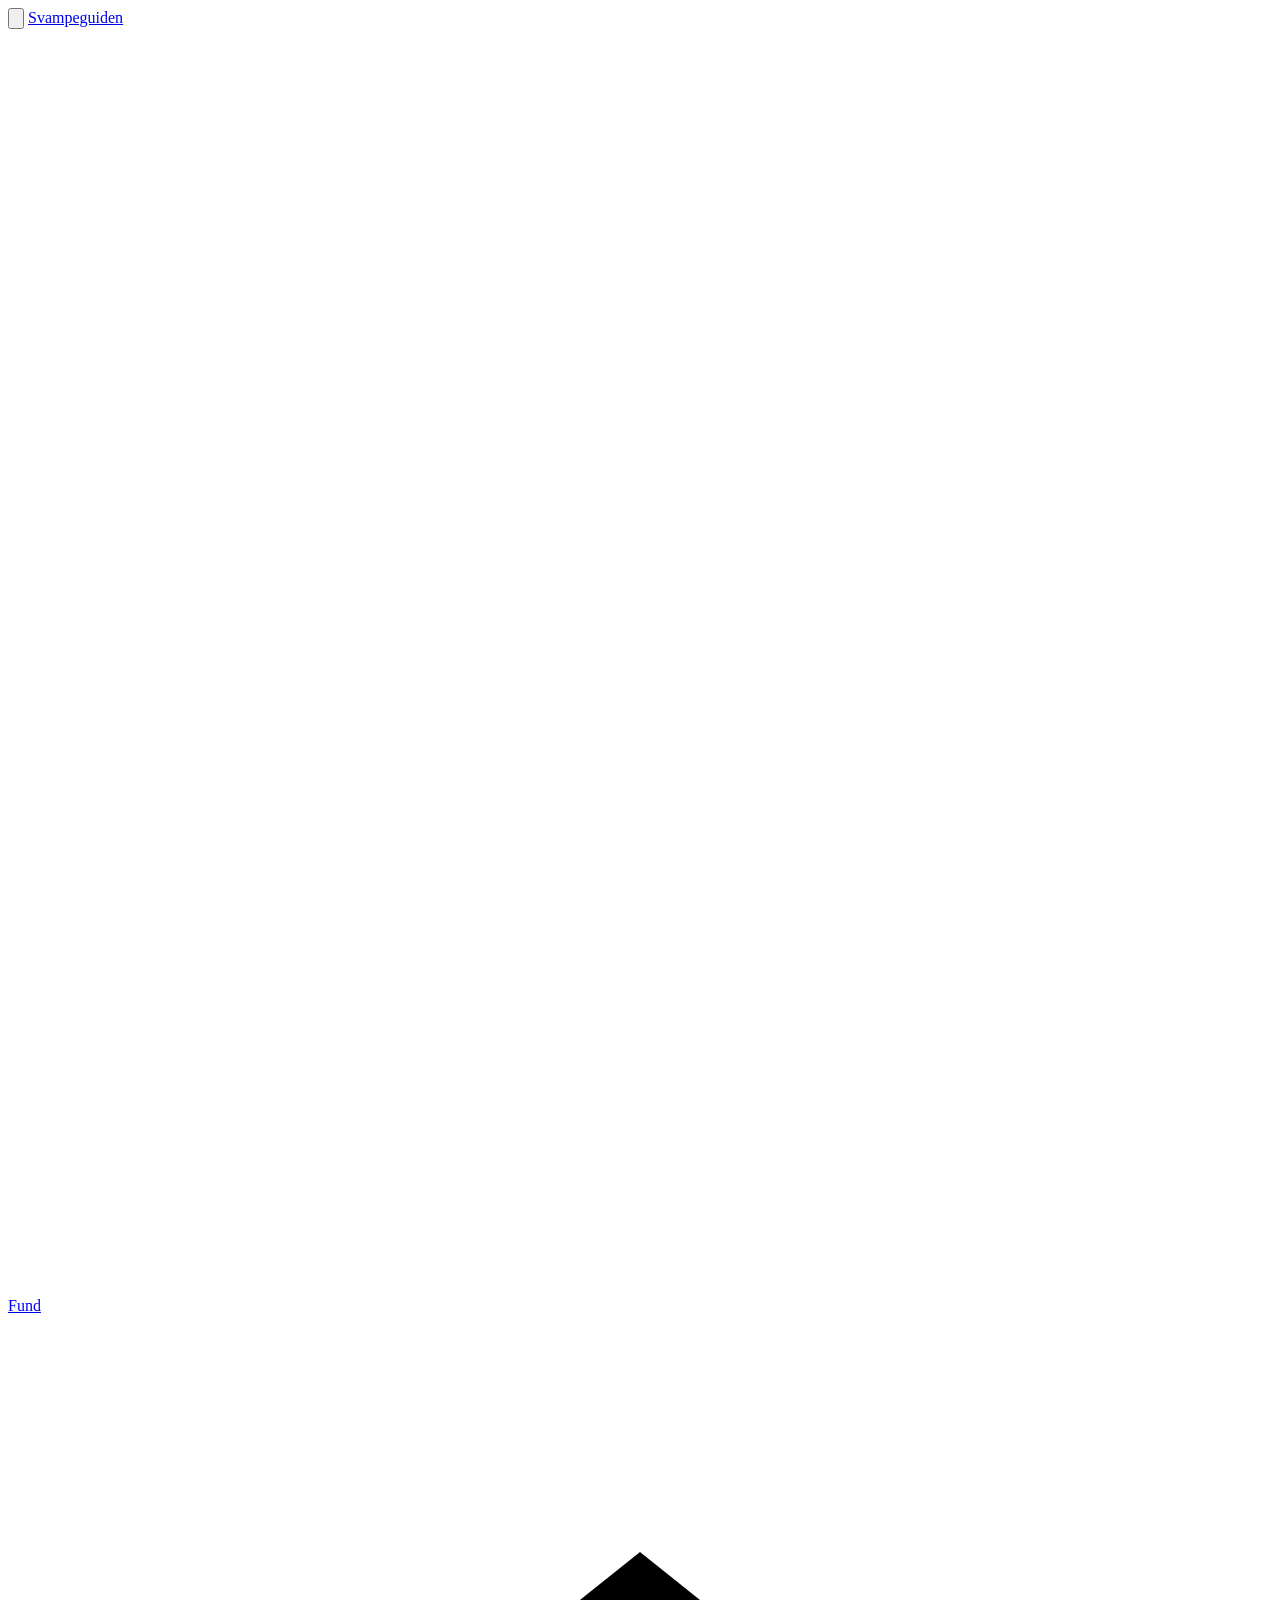
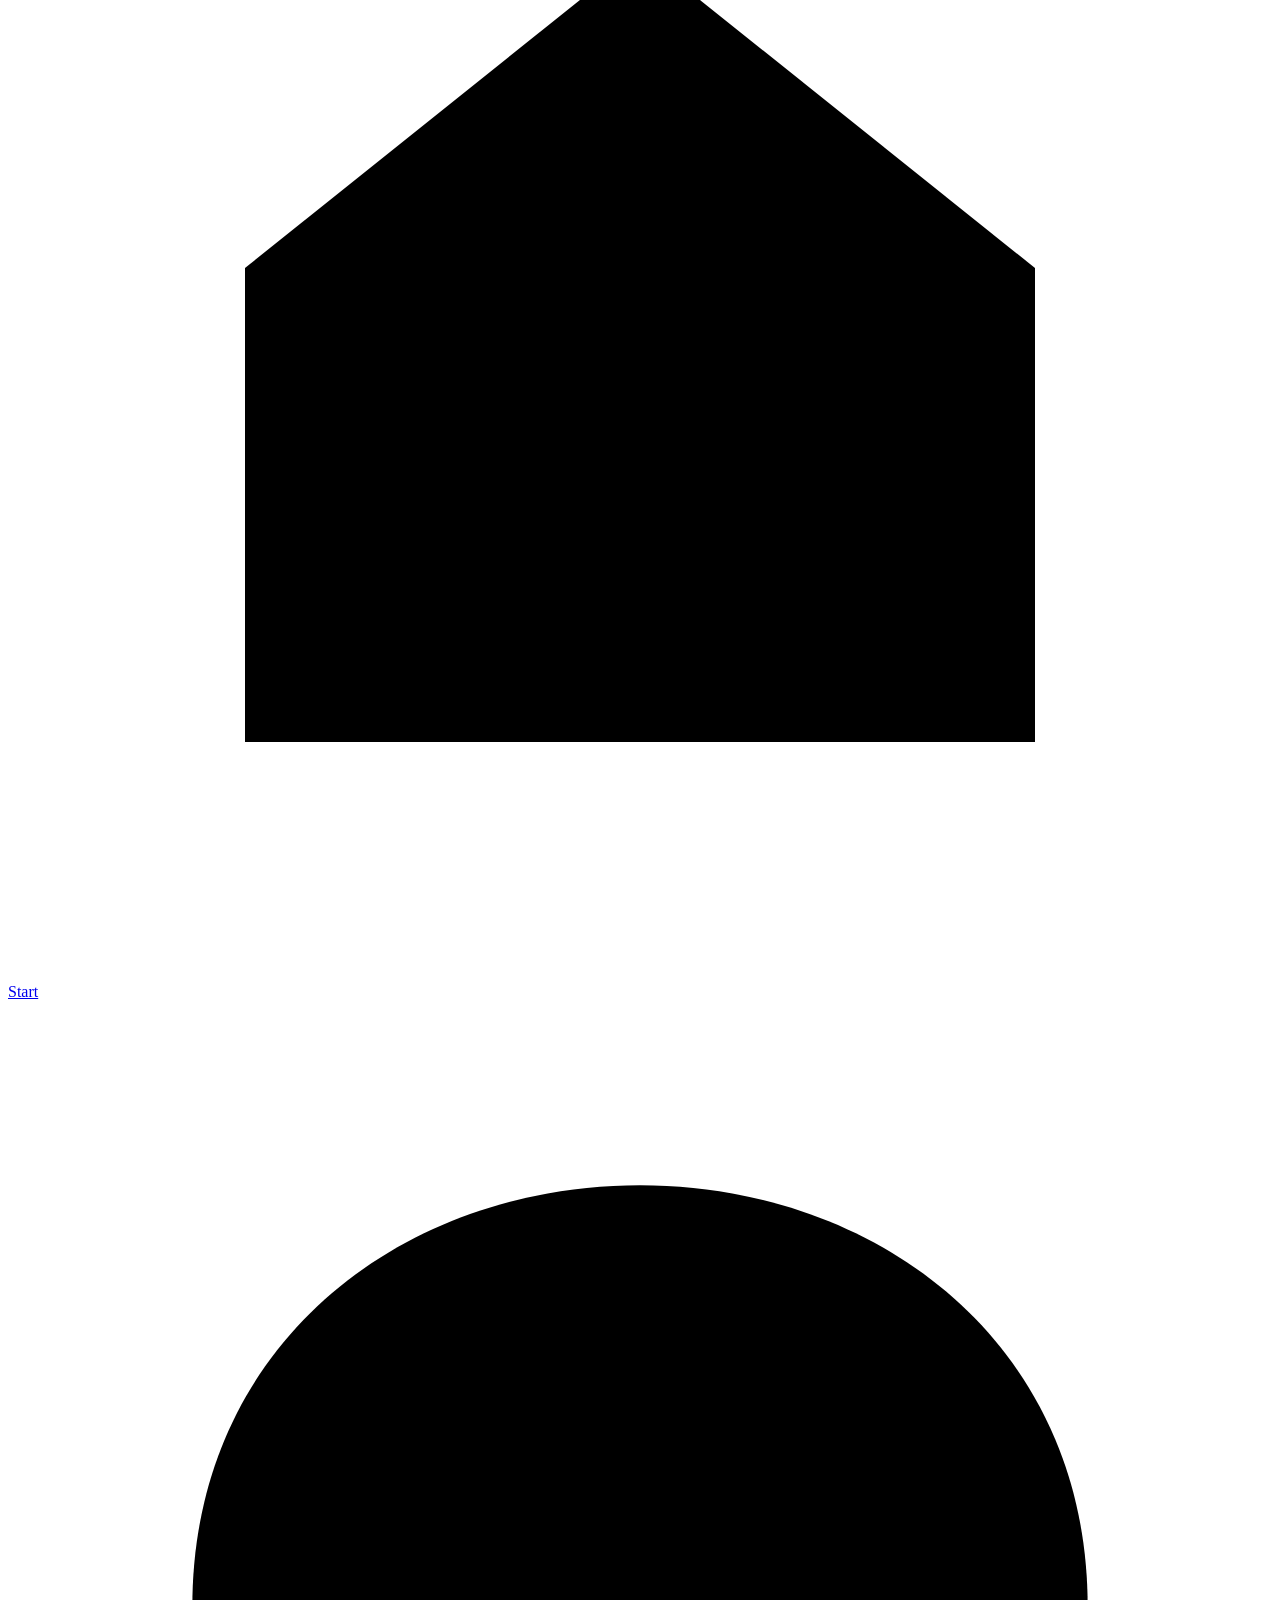
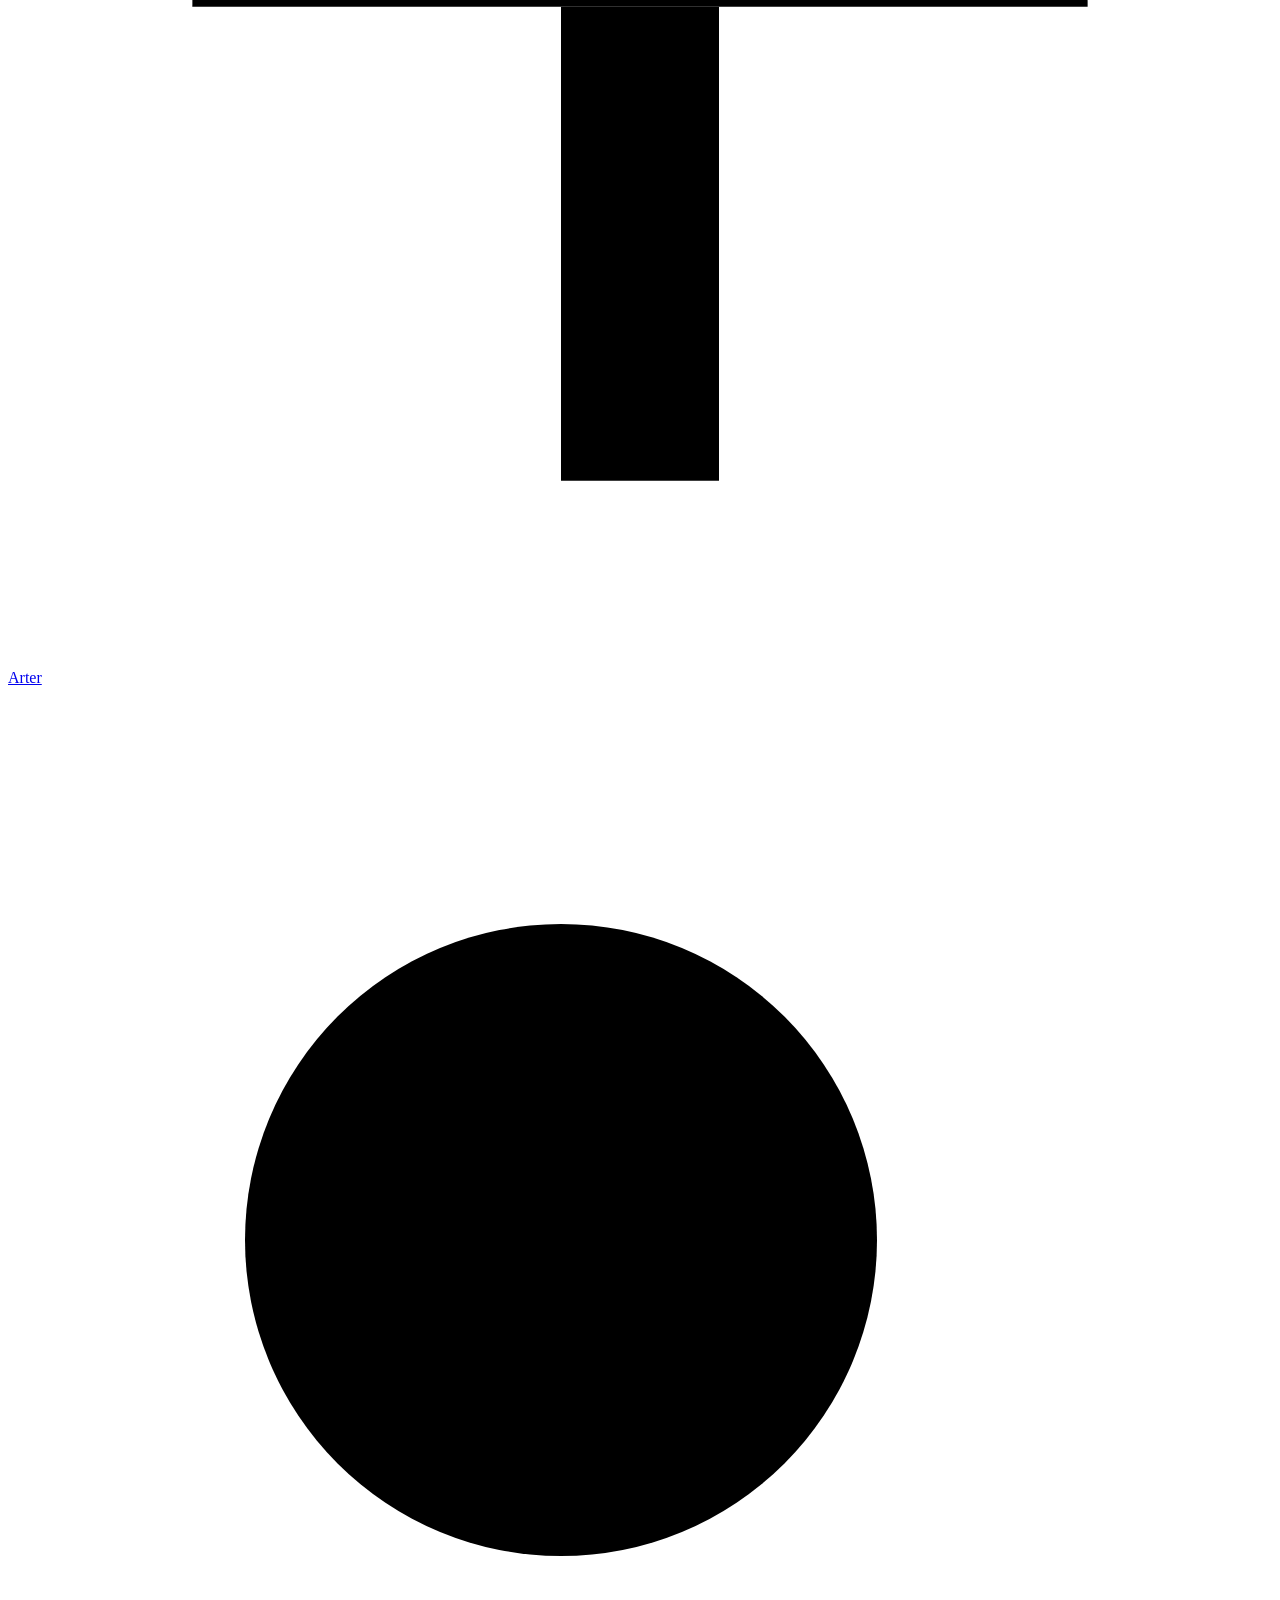
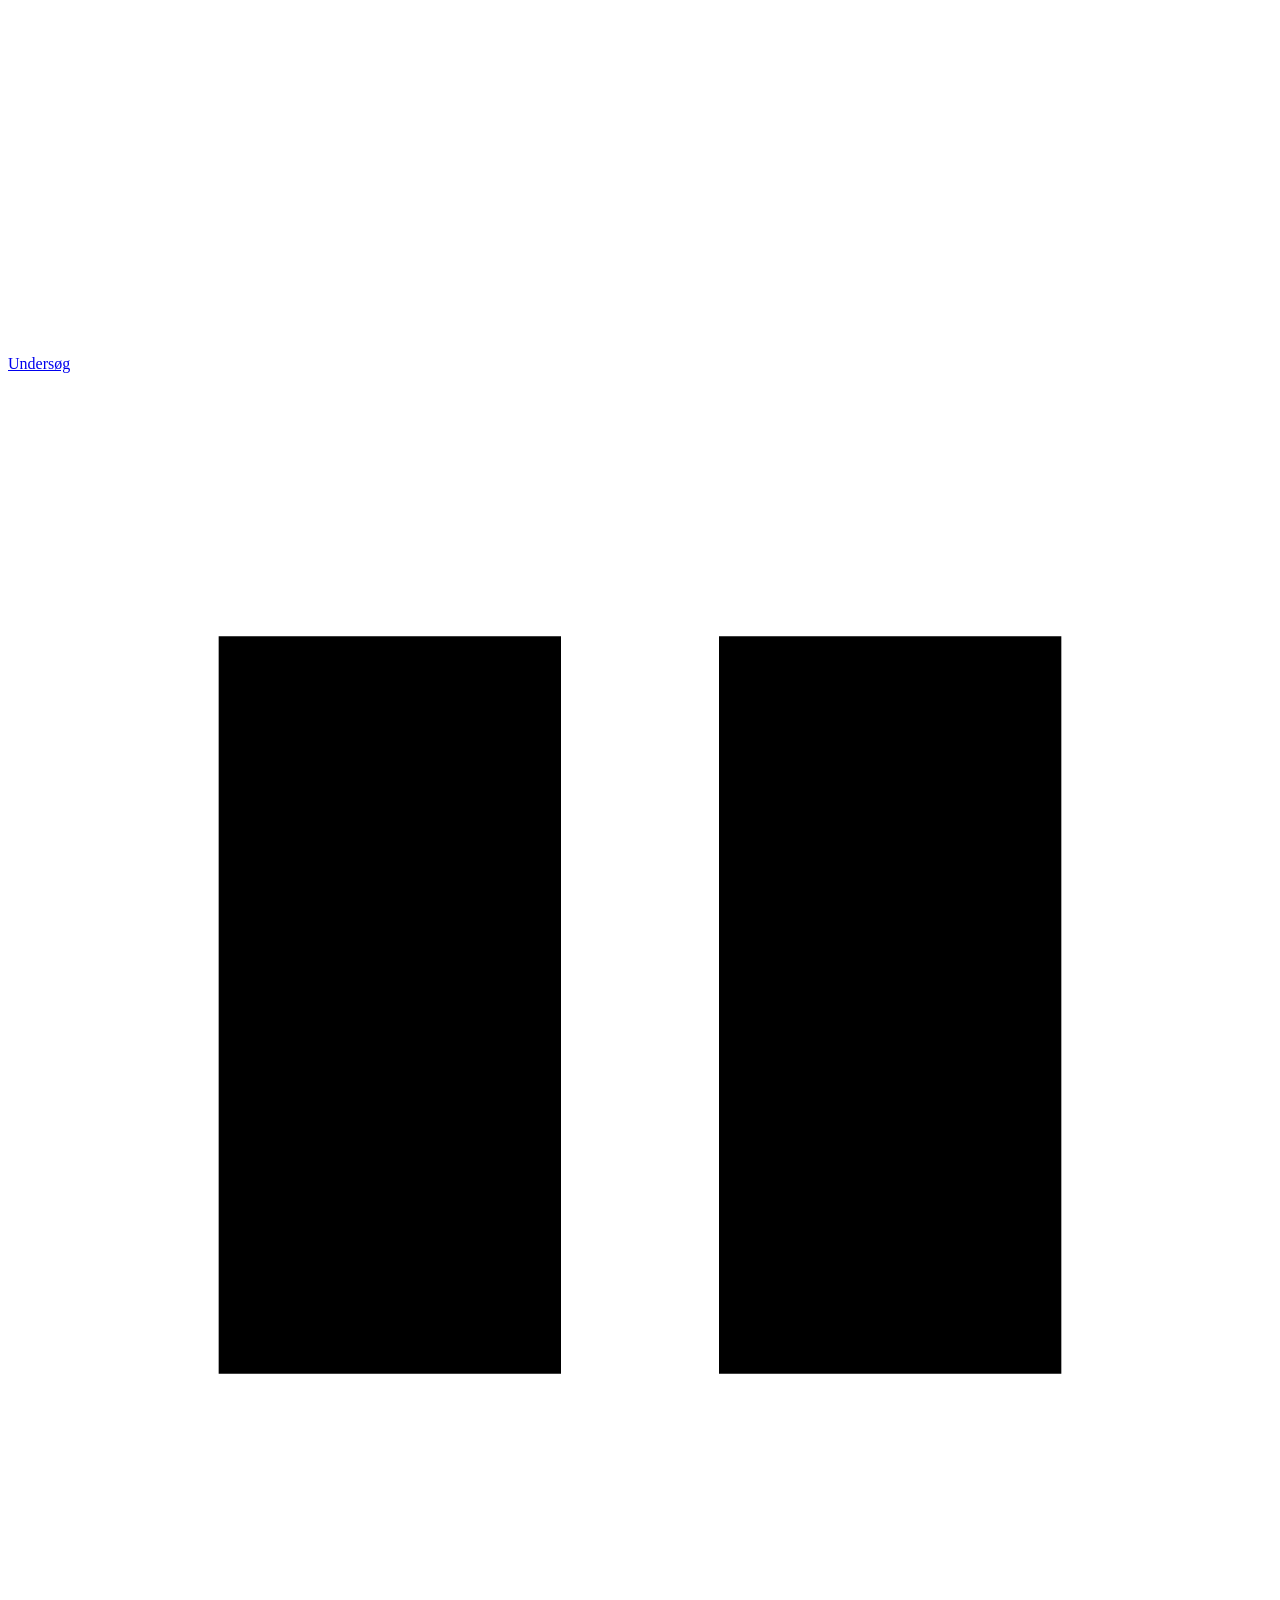
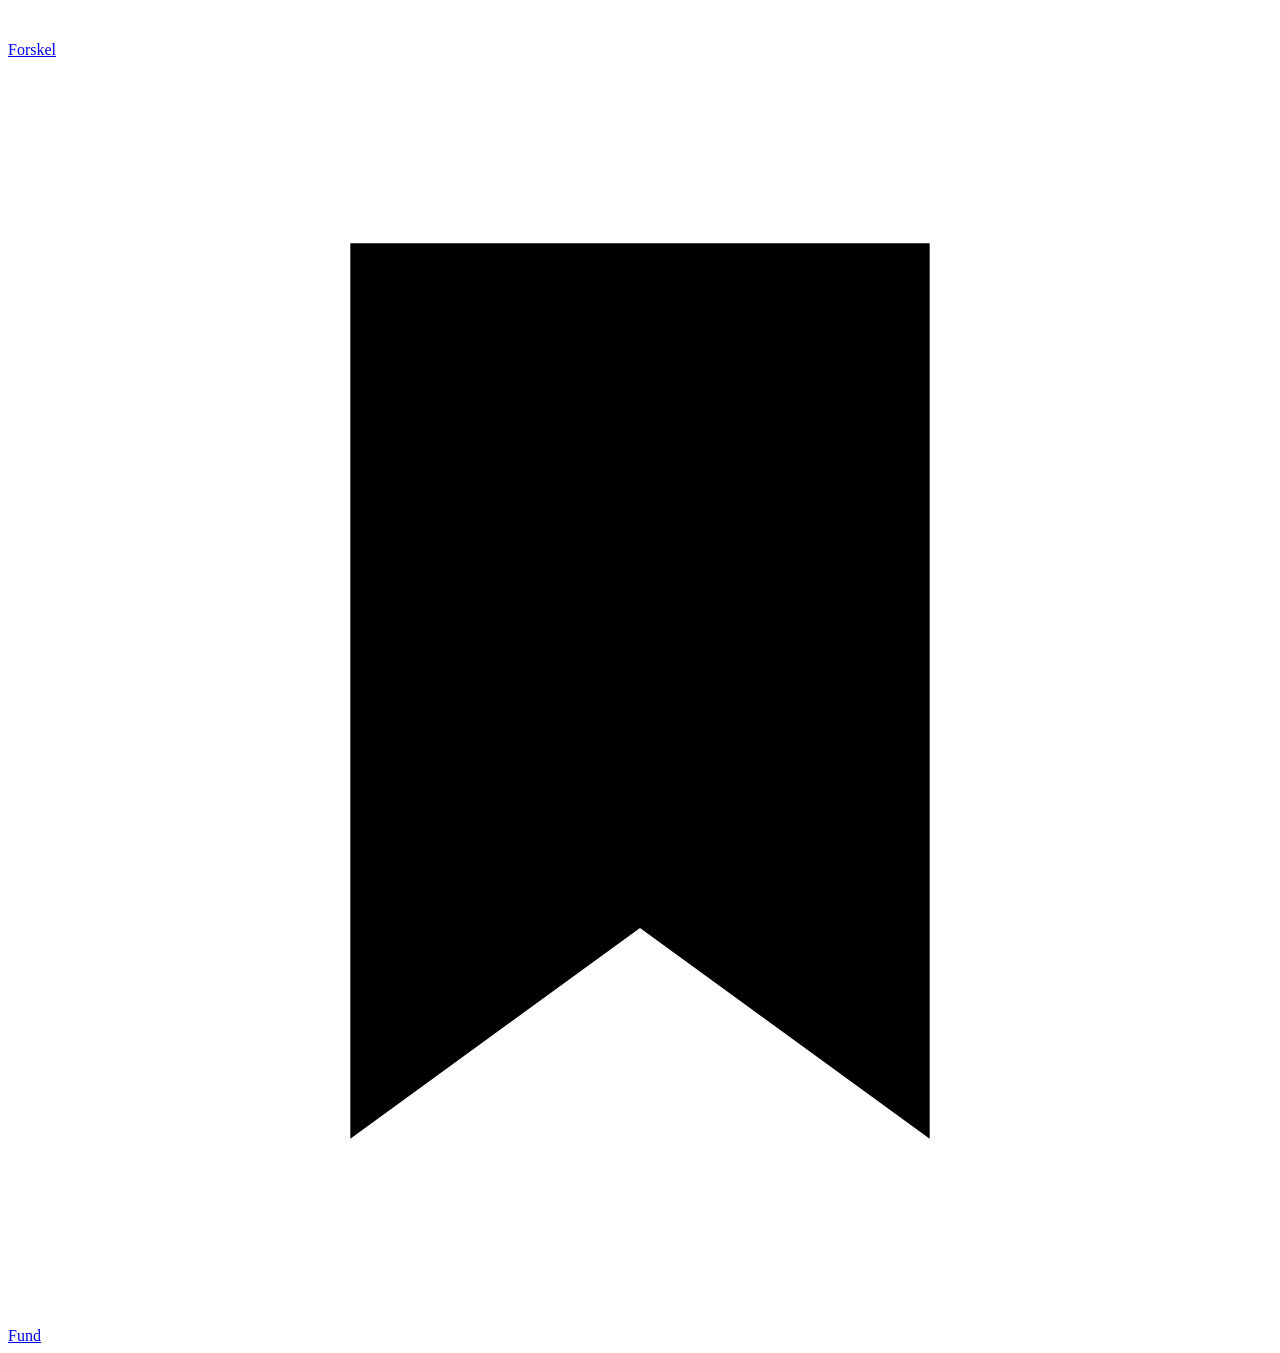
<file: src/shell.html>
<!doctype html>
<html lang="da">
<head>
<meta charset="utf-8">
<meta name="viewport" content="width=device-width, initial-scale=1, viewport-fit=cover">
<meta name="theme-color" content="#FFFFFF">
<meta name="apple-mobile-web-app-capable" content="yes">
<meta name="apple-mobile-web-app-status-bar-style" content="default">
<meta name="apple-mobile-web-app-title" content="Svampeguiden">
<link rel="manifest" href="manifest.webmanifest">
<link rel="apple-touch-icon" href="icons/icon-180.png">
<link rel="icon" href="icons/icon-180.png">
<title>Svampeguiden</title>
<style>
/*__CSS__*/
</style>

</head>
<body>
<header id="top"><div class="in">
  <button id="back" aria-label="Tilbage"><svg viewBox="0 0 24 24" fill="none" stroke="currentColor" stroke-width="1.5" stroke-linecap="round" stroke-linejoin="round"><path d="M14.5 5 7.5 12l7 7"/></svg></button>
  <a id="wm" href="#/">Svampeguiden</a>
  <div id="ttl"></div>
  <a id="reg" class="pill" href="#/registrer" aria-label="Registrér et fund"><svg class="plus" viewBox="0 0 24 24" aria-hidden="true"><path d="M12 5V19M5 12H19"/></svg>Fund</a>
</div></header>
<main id="app"></main>
<nav id="tabs" aria-label="Hovedmenu"><div class="in">
  <a href="#/" data-t="hjem"><svg viewBox="0 0 24 24" aria-hidden="true"><path d="M4.5 10.5 12 4.5l7.5 6V19.5h-15z"/><path d="M10 19.5v-5h4v5"/></svg><span>Start</span></a>
  <a href="#/arter" data-t="arter"><svg viewBox="0 0 24 24" aria-hidden="true"><path d="M3.5 11.5C3.5 6.5 7.5 3.5 12 3.5S20.5 6.5 20.5 11.5Z"/><path d="M10.5 11.5V20.5H13.5V11.5"/></svg><span>Arter</span></a>
  <a href="#/noegle" data-t="noegle"><svg viewBox="0 0 24 24" aria-hidden="true"><circle cx="10.5" cy="10.5" r="6"/><path d="m15 15 5 5"/></svg><span>Undersøg</span></a>
  <a href="#/forskelle" data-t="forskelle"><svg viewBox="0 0 24 24" aria-hidden="true"><path d="M4 5h6.5v14H4zM13.5 5H20v14h-6.5z"/></svg><span>Forskel</span></a>
  <a href="#/fund" data-t="fund"><svg viewBox="0 0 24 24" aria-hidden="true"><path d="M6.5 3.5h11v17l-5.5-4-5.5 4z"/></svg><span>Fund</span></a>
</div></nav>

<script>
/*__PHOTOS__*/
</script>
<script>
/*__APP__*/
</script>
</body>
</html>
</file>
